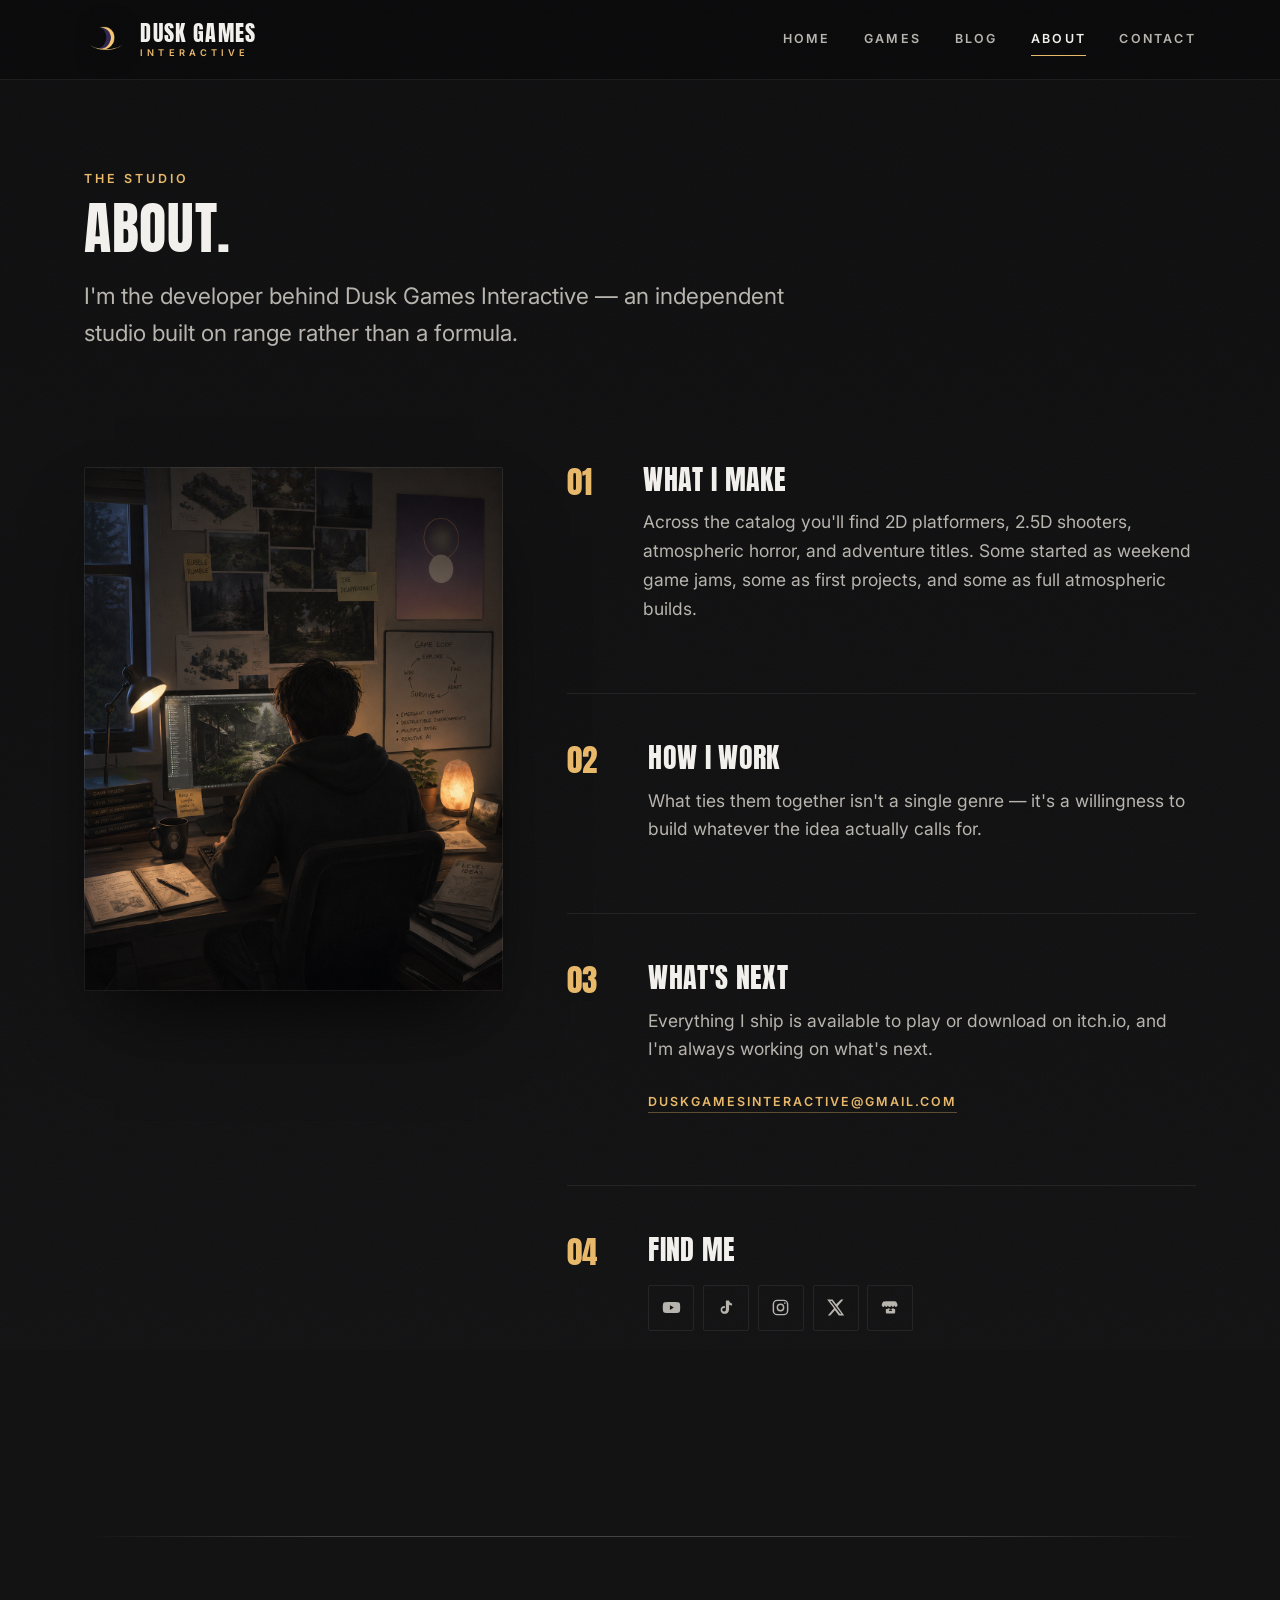
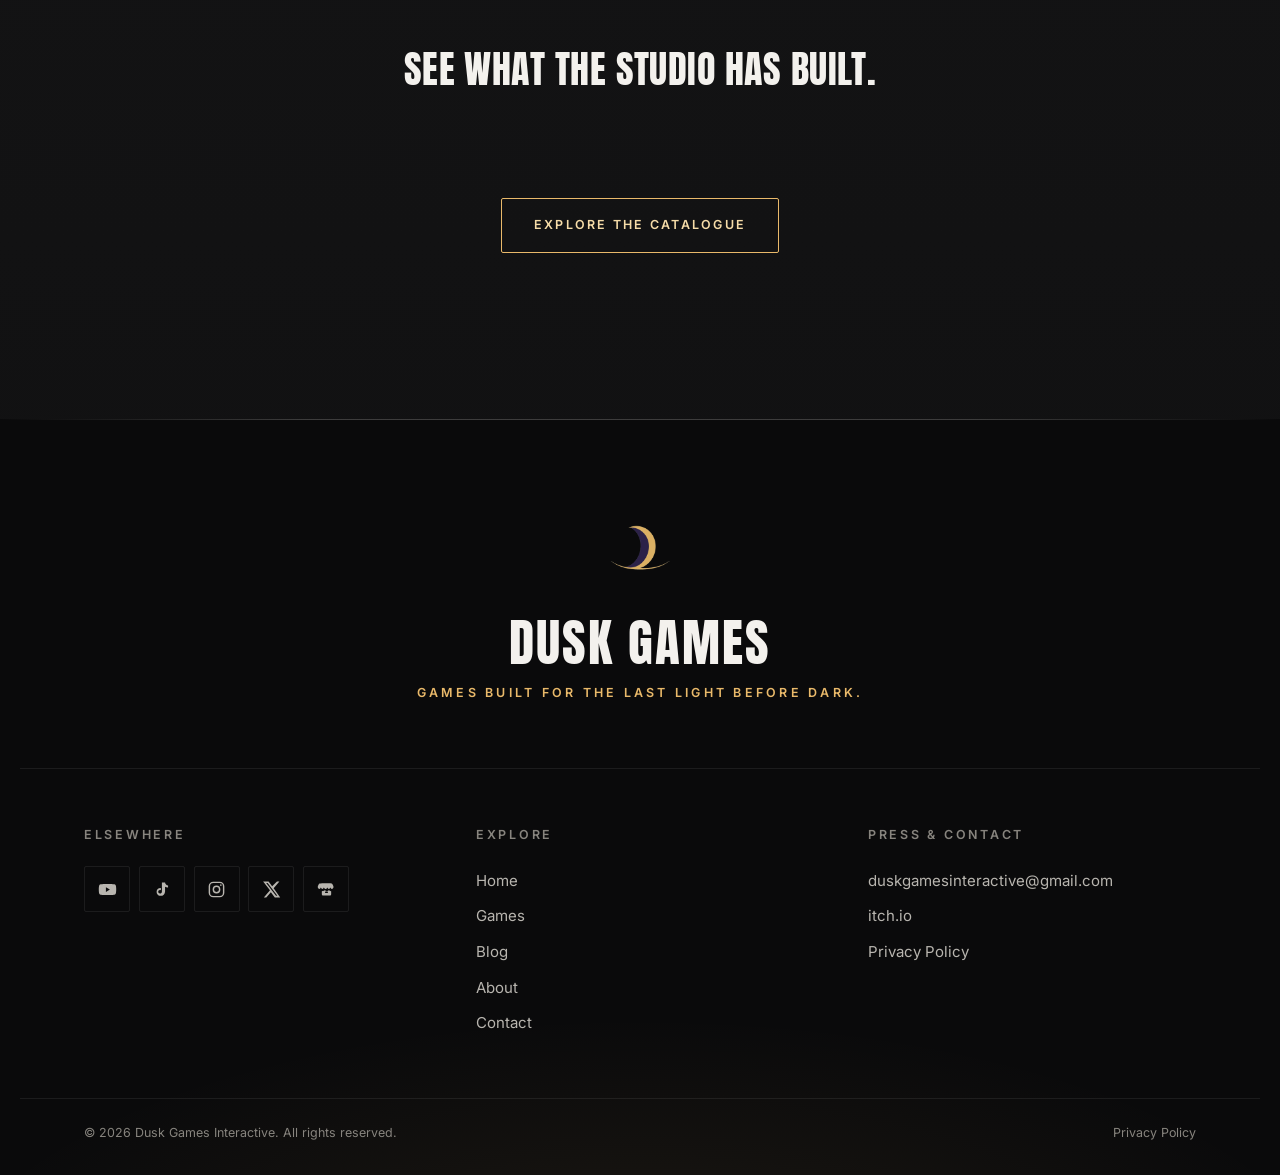
<file: about.html>
<!DOCTYPE html>
<html lang="en">
<head>
  <meta charset="UTF-8" />
  <meta name="viewport" content="width=device-width, initial-scale=1.0" />
  <title>About — Dusk Games Interactive</title>
  <meta name="description" content="The story of Dusk Games Interactive, an independent studio built on range rather than a formula." />
  <link rel="preconnect" href="https://fonts.googleapis.com" />
  <link rel="preconnect" href="https://fonts.gstatic.com" crossorigin />
  <link href="https://fonts.googleapis.com/css2?family=Anton&family=Inter:wght@400;500;600&display=swap" rel="stylesheet" />
  <link rel="stylesheet" href="css/style.css?v=31" />
  <link rel="icon" type="image/png" href="assets/images/logo.png" />
  <link rel="icon" href="assets/images/favicon.ico" sizes="any" />
  <link rel="apple-touch-icon" href="assets/images/apple-touch-icon.png" />
</head>
<body>

  <!-- ============ HEADER ============ -->
  <header class="site-header">
    <div class="wrap site-header__inner">
      <a class="brand" href="index.html" aria-label="Dusk Games Interactive — home">
        <img class="brand__logo" src="assets/images/logo.png" alt="" />
        <span class="brand__name">
          <span class="brand__name-main">Dusk Games</span>
          <span class="brand__name-sub">Interactive</span>
        </span>
      </a>
      <button class="nav-toggle" aria-label="Menu" aria-expanded="false" aria-controls="site-nav"><span></span><span></span><span></span></button>
      <nav class="site-nav" id="site-nav">
        <a href="index.html">Home</a>
        <a href="portfolio.html">Games</a>
        <a href="blog.html">Blog</a>
        <a href="about.html" aria-current="page">About</a>
        <a href="contact.html">Contact</a>
      </nav>
    </div>
  </header>

  <main>

  <section class="page-head">
    <div class="wrap">
      <p class="eyebrow eyebrow--gold">The studio</p>
      <h1 class="display page-head__title">About.</h1>
      <p class="page-head__lede">I'm the developer behind Dusk Games Interactive — an independent studio built on range rather than a formula.</p>
    </div>
  </section>

  <section class="section--tight">
    <div class="wrap">
      <div class="about-grid">
        <div class="portrait reveal" style="background-image:url('assets/images/about-me/portrait.png')" role="img" aria-label="Portrait"></div>
        <div class="about-grid__copy">
          <div class="chapter reveal" style="border-top:0;padding-top:0">
            <p class="chapter__num">01</p>
            <div>
              <h2 class="display chapter__title">What I make</h2>
              <div class="chapter__body prose">
                <p>Across the catalog you'll find 2D platformers, 2.5D shooters, atmospheric horror, and adventure titles. Some started as weekend game jams, some as first projects, and some as full atmospheric builds.</p>
              </div>
            </div>
          </div>

          <div class="chapter reveal">
            <p class="chapter__num">02</p>
            <div>
              <h2 class="display chapter__title">How I work</h2>
              <div class="chapter__body prose">
                <p>What ties them together isn't a single genre — it's a willingness to build whatever the idea actually calls for.</p>
              </div>
            </div>
          </div>

          <div class="chapter reveal">
            <p class="chapter__num">03</p>
            <div>
              <h2 class="display chapter__title">What's next</h2>
              <div class="chapter__body prose">
                <p>Everything I ship is available to play or download on itch.io, and I'm always working on what's next.</p>
                <p style="margin-top:1.4rem"><a class="link" href="mailto:duskgamesinteractive@gmail.com">duskgamesinteractive@gmail.com</a></p>
              </div>
            </div>
          </div>

          <div class="chapter reveal">
            <p class="chapter__num">04</p>
            <div>
              <h2 class="display chapter__title">Find me</h2>
              <div class="social-row" style="margin-top:.4rem">
          <a href="https://www.youtube.com/channel/UCMtXnmMAZY_C6TXKdPQK51w/" aria-label="YouTube" target="_blank" rel="noopener"><svg viewBox="0 0 24 24" fill="currentColor" aria-hidden="true"><path d="M23 12s0-3.3-.4-4.8a2.5 2.5 0 0 0-1.8-1.8C19.3 5 12 5 12 5s-7.3 0-8.8.4A2.5 2.5 0 0 0 1.4 7.2C1 8.7 1 12 1 12s0 3.3.4 4.8a2.5 2.5 0 0 0 1.8 1.8C4.7 19 12 19 12 19s7.3 0 8.8-.4a2.5 2.5 0 0 0 1.8-1.8C23 15.3 23 12 23 12Zm-13 3V9l5 3-5 3Z"/></svg></a>
          <a href="https://www.tiktok.com/@duskgamesinteractive" aria-label="TikTok" target="_blank" rel="noopener"><svg viewBox="0 0 24 24" fill="currentColor" aria-hidden="true"><path d="M16.5 3c.4 2.1 1.7 3.6 3.8 3.9v2.6c-1.4.1-2.7-.3-3.8-1v5.9c0 3.5-2.6 5.6-5.6 5.6-2.9 0-5.1-2.2-5.1-5 0-2.9 2.3-5 5.4-4.8v2.7c-.4-.1-.8-.2-1.2-.2-1.2 0-2.1.9-2.1 2.2 0 1.3 1 2.2 2.2 2.2 1.3 0 2.4-.9 2.4-2.7V3h4Z"/></svg></a>
          <a href="https://www.instagram.com/duskgames_/" aria-label="Instagram" target="_blank" rel="noopener"><svg viewBox="0 0 24 24" fill="none" stroke="currentColor" stroke-width="1.8" aria-hidden="true"><rect x="3" y="3" width="18" height="18" rx="5"/><circle cx="12" cy="12" r="4"/><circle cx="17.5" cy="6.5" r="1" fill="currentColor" stroke="none"/></svg></a>
          <a href="https://x.com/duskgames_" aria-label="X" target="_blank" rel="noopener"><svg viewBox="0 0 24 24" fill="currentColor" aria-hidden="true"><path d="M18.9 2H22l-7.3 8.3L23 22h-6.8l-5-6.5L5.4 22H2.3l7.8-8.9L1.4 2h6.9l4.5 6L18.9 2Zm-1.2 18h1.7L7.1 3.8H5.3L17.7 20Z"/></svg></a>
          <a href="https://dusk-studios.itch.io/" aria-label="itch.io" target="_blank" rel="noopener"><svg viewBox="0 0 24 24" fill="currentColor" aria-hidden="true"><path d="M3 4.5C2 5.6 1 7.6 1 8.4v.9c0 1.1.9 2 2 2 1 0 1.9-.9 1.9-2 0 1.1.8 2 1.9 2s1.9-.9 1.9-2c0 1.1.9 2 2 2h.4c1.1 0 2-.9 2-2 0 1.1.8 2 1.9 2s1.9-.9 1.9-2c0 1.1.9 2 1.9 2 1.1 0 2-.9 2-2v-.9c0-.8-1-2.8-2-3.9C19.4 4.2 16 4 12 4S4.6 4.2 3 4.5Zm5.9 8.1c-.6.9-1.5 1.5-2.6 1.5l-.2 0v3.8c0 .9.7 1.6 1.6 1.6h8.6c.9 0 1.6-.7 1.6-1.6v-3.8l-.2 0c-1.1 0-2-.6-2.6-1.5-.6.9-1.5 1.5-2.6 1.5s-2-.6-2.5-1.5c-.5.9-1.5 1.5-2.6 1.5Zm2.1 1.9h2c.5 0 .9.7.9 1.2s-1 .8-1.9.8-1.9-.3-1.9-.8.4-1.2.9-1.2Z"/></svg></a>
              </div>
            </div>
          </div>
        </div>
      </div>
    </div>
  </section>

  <section class="section--tight">
    <div class="wrap">
      <hr class="rule" />
    </div>
    <div class="wrap section" style="text-align:center;padding-bottom:0">
      <h2 class="display section__title reveal">See what the studio has built.</h2>
      <p class="reveal" style="margin:1.4rem auto 2rem;max-width:44ch;color:var(--text-1)">Nine titles across platformers, horror, shooters and adventure.</p>
      <p class="reveal"><a class="btn btn--primary" href="portfolio.html"><span>Explore the catalogue</span></a></p>
    </div>
  </section>

  </main>

  <!-- ============ FOOTER ============ -->
  <footer class="site-footer">
    <div class="wrap footer-statement">
      <img src="assets/images/logo.png" alt="" aria-hidden="true" />
      <p class="display footer-statement__mark">Dusk Games</p>
      <p class="footer-statement__line">Games built for the last light before dark.</p>
    </div>

    <div class="wrap site-footer__top">
      <div class="footer-brand">
        <h3>Elsewhere</h3>
        <div class="social-row">
          <a href="https://www.youtube.com/channel/UCMtXnmMAZY_C6TXKdPQK51w/" aria-label="YouTube" target="_blank" rel="noopener"><svg viewBox="0 0 24 24" fill="currentColor" aria-hidden="true"><path d="M23 12s0-3.3-.4-4.8a2.5 2.5 0 0 0-1.8-1.8C19.3 5 12 5 12 5s-7.3 0-8.8.4A2.5 2.5 0 0 0 1.4 7.2C1 8.7 1 12 1 12s0 3.3.4 4.8a2.5 2.5 0 0 0 1.8 1.8C4.7 19 12 19 12 19s7.3 0 8.8-.4a2.5 2.5 0 0 0 1.8-1.8C23 15.3 23 12 23 12Zm-13 3V9l5 3-5 3Z"/></svg></a>
          <a href="https://www.tiktok.com/@duskgamesinteractive" aria-label="TikTok" target="_blank" rel="noopener"><svg viewBox="0 0 24 24" fill="currentColor" aria-hidden="true"><path d="M16.5 3c.4 2.1 1.7 3.6 3.8 3.9v2.6c-1.4.1-2.7-.3-3.8-1v5.9c0 3.5-2.6 5.6-5.6 5.6-2.9 0-5.1-2.2-5.1-5 0-2.9 2.3-5 5.4-4.8v2.7c-.4-.1-.8-.2-1.2-.2-1.2 0-2.1.9-2.1 2.2 0 1.3 1 2.2 2.2 2.2 1.3 0 2.4-.9 2.4-2.7V3h4Z"/></svg></a>
          <a href="https://www.instagram.com/duskgames_/" aria-label="Instagram" target="_blank" rel="noopener"><svg viewBox="0 0 24 24" fill="none" stroke="currentColor" stroke-width="1.8" aria-hidden="true"><rect x="3" y="3" width="18" height="18" rx="5"/><circle cx="12" cy="12" r="4"/><circle cx="17.5" cy="6.5" r="1" fill="currentColor" stroke="none"/></svg></a>
          <a href="https://x.com/duskgames_" aria-label="X" target="_blank" rel="noopener"><svg viewBox="0 0 24 24" fill="currentColor" aria-hidden="true"><path d="M18.9 2H22l-7.3 8.3L23 22h-6.8l-5-6.5L5.4 22H2.3l7.8-8.9L1.4 2h6.9l4.5 6L18.9 2Zm-1.2 18h1.7L7.1 3.8H5.3L17.7 20Z"/></svg></a>
          <a href="https://dusk-studios.itch.io/" aria-label="itch.io" target="_blank" rel="noopener"><svg viewBox="0 0 24 24" fill="currentColor" aria-hidden="true"><path d="M3 4.5C2 5.6 1 7.6 1 8.4v.9c0 1.1.9 2 2 2 1 0 1.9-.9 1.9-2 0 1.1.8 2 1.9 2s1.9-.9 1.9-2c0 1.1.9 2 2 2h.4c1.1 0 2-.9 2-2 0 1.1.8 2 1.9 2s1.9-.9 1.9-2c0 1.1.9 2 1.9 2 1.1 0 2-.9 2-2v-.9c0-.8-1-2.8-2-3.9C19.4 4.2 16 4 12 4S4.6 4.2 3 4.5Zm5.9 8.1c-.6.9-1.5 1.5-2.6 1.5l-.2 0v3.8c0 .9.7 1.6 1.6 1.6h8.6c.9 0 1.6-.7 1.6-1.6v-3.8l-.2 0c-1.1 0-2-.6-2.6-1.5-.6.9-1.5 1.5-2.6 1.5s-2-.6-2.5-1.5c-.5.9-1.5 1.5-2.6 1.5Zm2.1 1.9h2c.5 0 .9.7.9 1.2s-1 .8-1.9.8-1.9-.3-1.9-.8.4-1.2.9-1.2Z"/></svg></a>
        </div>
      </div>

      <nav class="footer-col" aria-label="Explore">
        <h3>Explore</h3>
        <a href="index.html">Home</a>
        <a href="portfolio.html">Games</a>
        <a href="blog.html">Blog</a>
        <a href="about.html">About</a>
        <a href="contact.html">Contact</a>
      </nav>

      <nav class="footer-col" aria-label="Press and contact">
        <h3>Press &amp; contact</h3>
        <a href="mailto:duskgamesinteractive@gmail.com">duskgamesinteractive@gmail.com</a>
        <a href="https://dusk-studios.itch.io/" target="_blank" rel="noopener">itch.io</a>
        <a href="privacy.html">Privacy Policy</a>
      </nav>
    </div>

    <div class="wrap site-footer__bottom">
      <span>&copy; <span id="year"></span> Dusk Games Interactive. All rights reserved.</span>
      <a class="footer-privacy" href="privacy.html">Privacy Policy</a>
    </div>
  </footer>

  <script src="js/main.js?v=28"></script>
  <script>document.getElementById('year').textContent = new Date().getFullYear();</script>
</body>
</html>
</file>
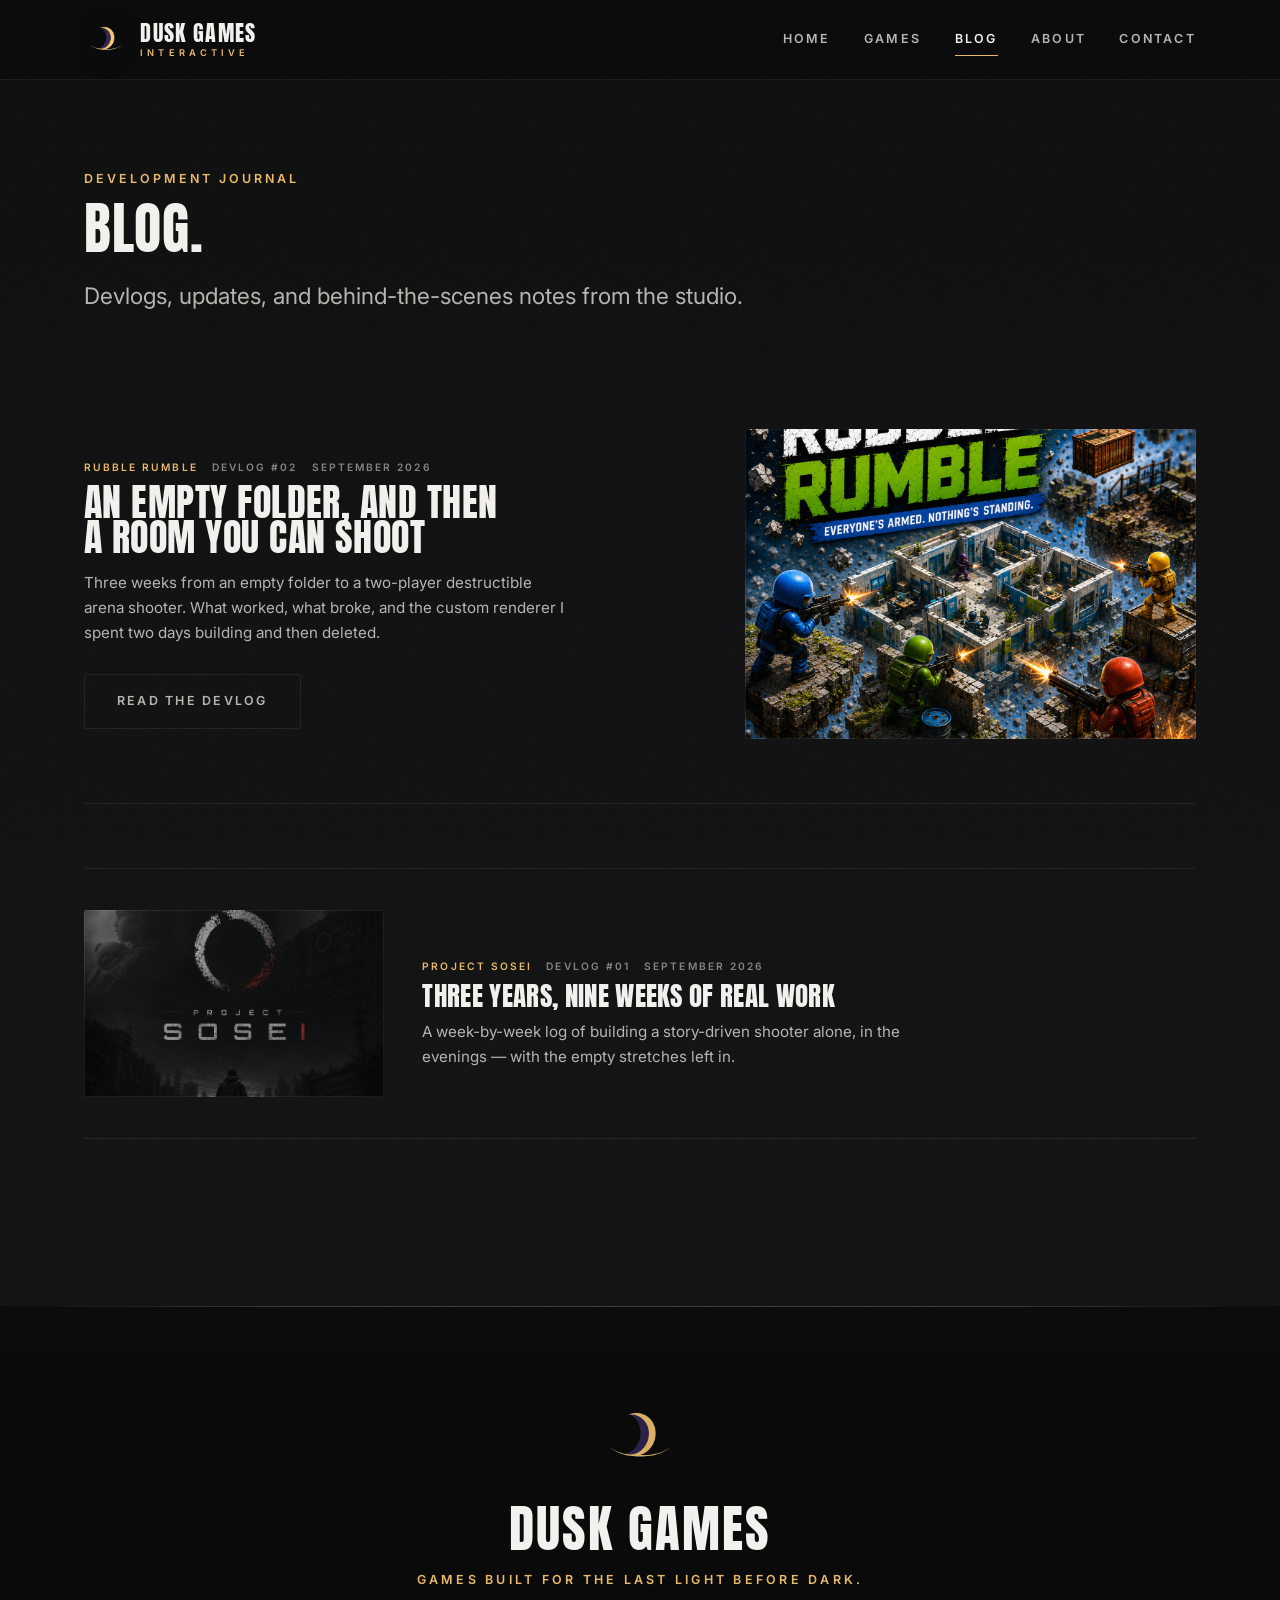
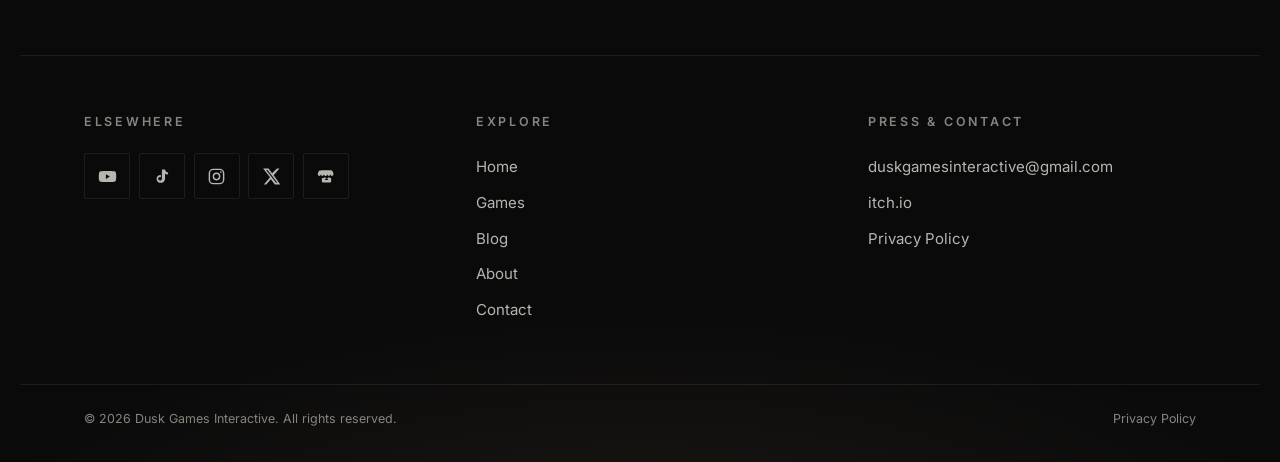
<file: blog.html>
<!DOCTYPE html>
<html lang="en">
<head>
  <meta charset="UTF-8" />
  <meta name="viewport" content="width=device-width, initial-scale=1.0" />
  <title>Blog — Dusk Games Interactive</title>
  <meta name="description" content="Devlogs and updates from Dusk Games Interactive." />
  <link rel="preconnect" href="https://fonts.googleapis.com" />
  <link rel="preconnect" href="https://fonts.gstatic.com" crossorigin />
  <link href="https://fonts.googleapis.com/css2?family=Anton&family=Inter:wght@400;500;600&display=swap" rel="stylesheet" />
  <link rel="stylesheet" href="css/style.css?v=31" />
  <link rel="icon" type="image/png" href="assets/images/logo.png" />
  <link rel="icon" href="assets/images/favicon.ico" sizes="any" />
  <link rel="apple-touch-icon" href="assets/images/apple-touch-icon.png" />
</head>
<body>

  <!-- ============ HEADER ============ -->
  <header class="site-header">
    <div class="wrap site-header__inner">
      <a class="brand" href="index.html" aria-label="Dusk Games Interactive — home">
        <img class="brand__logo" src="assets/images/logo.png" alt="" />
        <span class="brand__name">
          <span class="brand__name-main">Dusk Games</span>
          <span class="brand__name-sub">Interactive</span>
        </span>
      </a>
      <button class="nav-toggle" aria-label="Menu" aria-expanded="false" aria-controls="site-nav"><span></span><span></span><span></span></button>
      <nav class="site-nav" id="site-nav">
        <a href="index.html">Home</a>
        <a href="portfolio.html">Games</a>
        <a href="blog.html" aria-current="page">Blog</a>
        <a href="about.html">About</a>
        <a href="contact.html">Contact</a>
      </nav>
    </div>
  </header>

  <main>

  <section class="page-head">
    <div class="wrap">
      <p class="eyebrow eyebrow--gold">Development journal</p>
      <h1 class="display page-head__title">Blog.</h1>
      <p class="page-head__lede">Devlogs, updates, and behind-the-scenes notes from the studio.</p>
    </div>
  </section>

  <section class="section--tight">
    <div class="wrap">

      <!-- Featured devlog -->
      <article class="post-lead reveal">
        <div class="post-lead__copy">
          <p class="post-card__meta"><b>Rubble Rumble</b> <span>Devlog #02</span> <span>September 2026</span></p>
          <h2 class="display post-lead__title"><a href="devlog-rubble-rumble.html" style="text-decoration:none;color:inherit">An empty folder, and then a room you can shoot</a></h2>
          <p class="post-card__excerpt">Three weeks from an empty folder to a two-player destructible arena shooter. What worked, what broke, and the custom renderer I spent two days building and then deleted.</p>
          <p style="margin-top:1.8rem"><a class="btn btn--ghost" href="devlog-rubble-rumble.html"><span>Read the devlog</span></a></p>
        </div>
        <a class="post-lead__media" href="devlog-rubble-rumble.html" style="background-image:url('assets/images/games/rubble-rumble/_thumbnail.png')" aria-label="Rubble Rumble devlog"></a>
      </article>

      <!-- Further devlogs. Copy a .post-row block to add another. -->
      <div class="post-list">
        <article class="post-row reveal">
          <div class="post-row__media" style="background-image:url('assets/images/games/project-sosei/_thumbnail.png')" role="img" aria-label="Project Sosei"></div>
          <div>
            <p class="post-card__meta"><b>Project Sosei</b> <span>Devlog #01</span> <span>September 2026</span></p>
            <h3 class="display post-row__title">Three years, nine weeks of real work</h3>
            <p class="post-card__excerpt">A week-by-week log of building a story-driven shooter alone, in the evenings — with the empty stretches left in.</p>
          </div>
          <a class="post-row__link" href="devlog-project-sosei.html" aria-label="Project Sosei devlog"></a>
        </article>
      </div>

    </div>
  </section>

  </main>

  <!-- ============ FOOTER ============ -->
  <footer class="site-footer">
    <div class="wrap footer-statement">
      <img src="assets/images/logo.png" alt="" aria-hidden="true" />
      <p class="display footer-statement__mark">Dusk Games</p>
      <p class="footer-statement__line">Games built for the last light before dark.</p>
    </div>

    <div class="wrap site-footer__top">
      <div class="footer-brand">
        <h3>Elsewhere</h3>
        <div class="social-row">
          <a href="https://www.youtube.com/channel/UCMtXnmMAZY_C6TXKdPQK51w/" aria-label="YouTube" target="_blank" rel="noopener"><svg viewBox="0 0 24 24" fill="currentColor" aria-hidden="true"><path d="M23 12s0-3.3-.4-4.8a2.5 2.5 0 0 0-1.8-1.8C19.3 5 12 5 12 5s-7.3 0-8.8.4A2.5 2.5 0 0 0 1.4 7.2C1 8.7 1 12 1 12s0 3.3.4 4.8a2.5 2.5 0 0 0 1.8 1.8C4.7 19 12 19 12 19s7.3 0 8.8-.4a2.5 2.5 0 0 0 1.8-1.8C23 15.3 23 12 23 12Zm-13 3V9l5 3-5 3Z"/></svg></a>
          <a href="https://www.tiktok.com/@duskgamesinteractive" aria-label="TikTok" target="_blank" rel="noopener"><svg viewBox="0 0 24 24" fill="currentColor" aria-hidden="true"><path d="M16.5 3c.4 2.1 1.7 3.6 3.8 3.9v2.6c-1.4.1-2.7-.3-3.8-1v5.9c0 3.5-2.6 5.6-5.6 5.6-2.9 0-5.1-2.2-5.1-5 0-2.9 2.3-5 5.4-4.8v2.7c-.4-.1-.8-.2-1.2-.2-1.2 0-2.1.9-2.1 2.2 0 1.3 1 2.2 2.2 2.2 1.3 0 2.4-.9 2.4-2.7V3h4Z"/></svg></a>
          <a href="https://www.instagram.com/duskgames_/" aria-label="Instagram" target="_blank" rel="noopener"><svg viewBox="0 0 24 24" fill="none" stroke="currentColor" stroke-width="1.8" aria-hidden="true"><rect x="3" y="3" width="18" height="18" rx="5"/><circle cx="12" cy="12" r="4"/><circle cx="17.5" cy="6.5" r="1" fill="currentColor" stroke="none"/></svg></a>
          <a href="https://x.com/duskgames_" aria-label="X" target="_blank" rel="noopener"><svg viewBox="0 0 24 24" fill="currentColor" aria-hidden="true"><path d="M18.9 2H22l-7.3 8.3L23 22h-6.8l-5-6.5L5.4 22H2.3l7.8-8.9L1.4 2h6.9l4.5 6L18.9 2Zm-1.2 18h1.7L7.1 3.8H5.3L17.7 20Z"/></svg></a>
          <a href="https://dusk-studios.itch.io/" aria-label="itch.io" target="_blank" rel="noopener"><svg viewBox="0 0 24 24" fill="currentColor" aria-hidden="true"><path d="M3 4.5C2 5.6 1 7.6 1 8.4v.9c0 1.1.9 2 2 2 1 0 1.9-.9 1.9-2 0 1.1.8 2 1.9 2s1.9-.9 1.9-2c0 1.1.9 2 2 2h.4c1.1 0 2-.9 2-2 0 1.1.8 2 1.9 2s1.9-.9 1.9-2c0 1.1.9 2 1.9 2 1.1 0 2-.9 2-2v-.9c0-.8-1-2.8-2-3.9C19.4 4.2 16 4 12 4S4.6 4.2 3 4.5Zm5.9 8.1c-.6.9-1.5 1.5-2.6 1.5l-.2 0v3.8c0 .9.7 1.6 1.6 1.6h8.6c.9 0 1.6-.7 1.6-1.6v-3.8l-.2 0c-1.1 0-2-.6-2.6-1.5-.6.9-1.5 1.5-2.6 1.5s-2-.6-2.5-1.5c-.5.9-1.5 1.5-2.6 1.5Zm2.1 1.9h2c.5 0 .9.7.9 1.2s-1 .8-1.9.8-1.9-.3-1.9-.8.4-1.2.9-1.2Z"/></svg></a>
        </div>
      </div>

      <nav class="footer-col" aria-label="Explore">
        <h3>Explore</h3>
        <a href="index.html">Home</a>
        <a href="portfolio.html">Games</a>
        <a href="blog.html">Blog</a>
        <a href="about.html">About</a>
        <a href="contact.html">Contact</a>
      </nav>

      <nav class="footer-col" aria-label="Press and contact">
        <h3>Press &amp; contact</h3>
        <a href="mailto:duskgamesinteractive@gmail.com">duskgamesinteractive@gmail.com</a>
        <a href="https://dusk-studios.itch.io/" target="_blank" rel="noopener">itch.io</a>
        <a href="privacy.html">Privacy Policy</a>
      </nav>
    </div>

    <div class="wrap site-footer__bottom">
      <span>&copy; <span id="year"></span> Dusk Games Interactive. All rights reserved.</span>
      <a class="footer-privacy" href="privacy.html">Privacy Policy</a>
    </div>
  </footer>

  <script src="js/main.js?v=28"></script>
  <script>document.getElementById('year').textContent = new Date().getFullYear();</script>
</body>
</html>
</file>
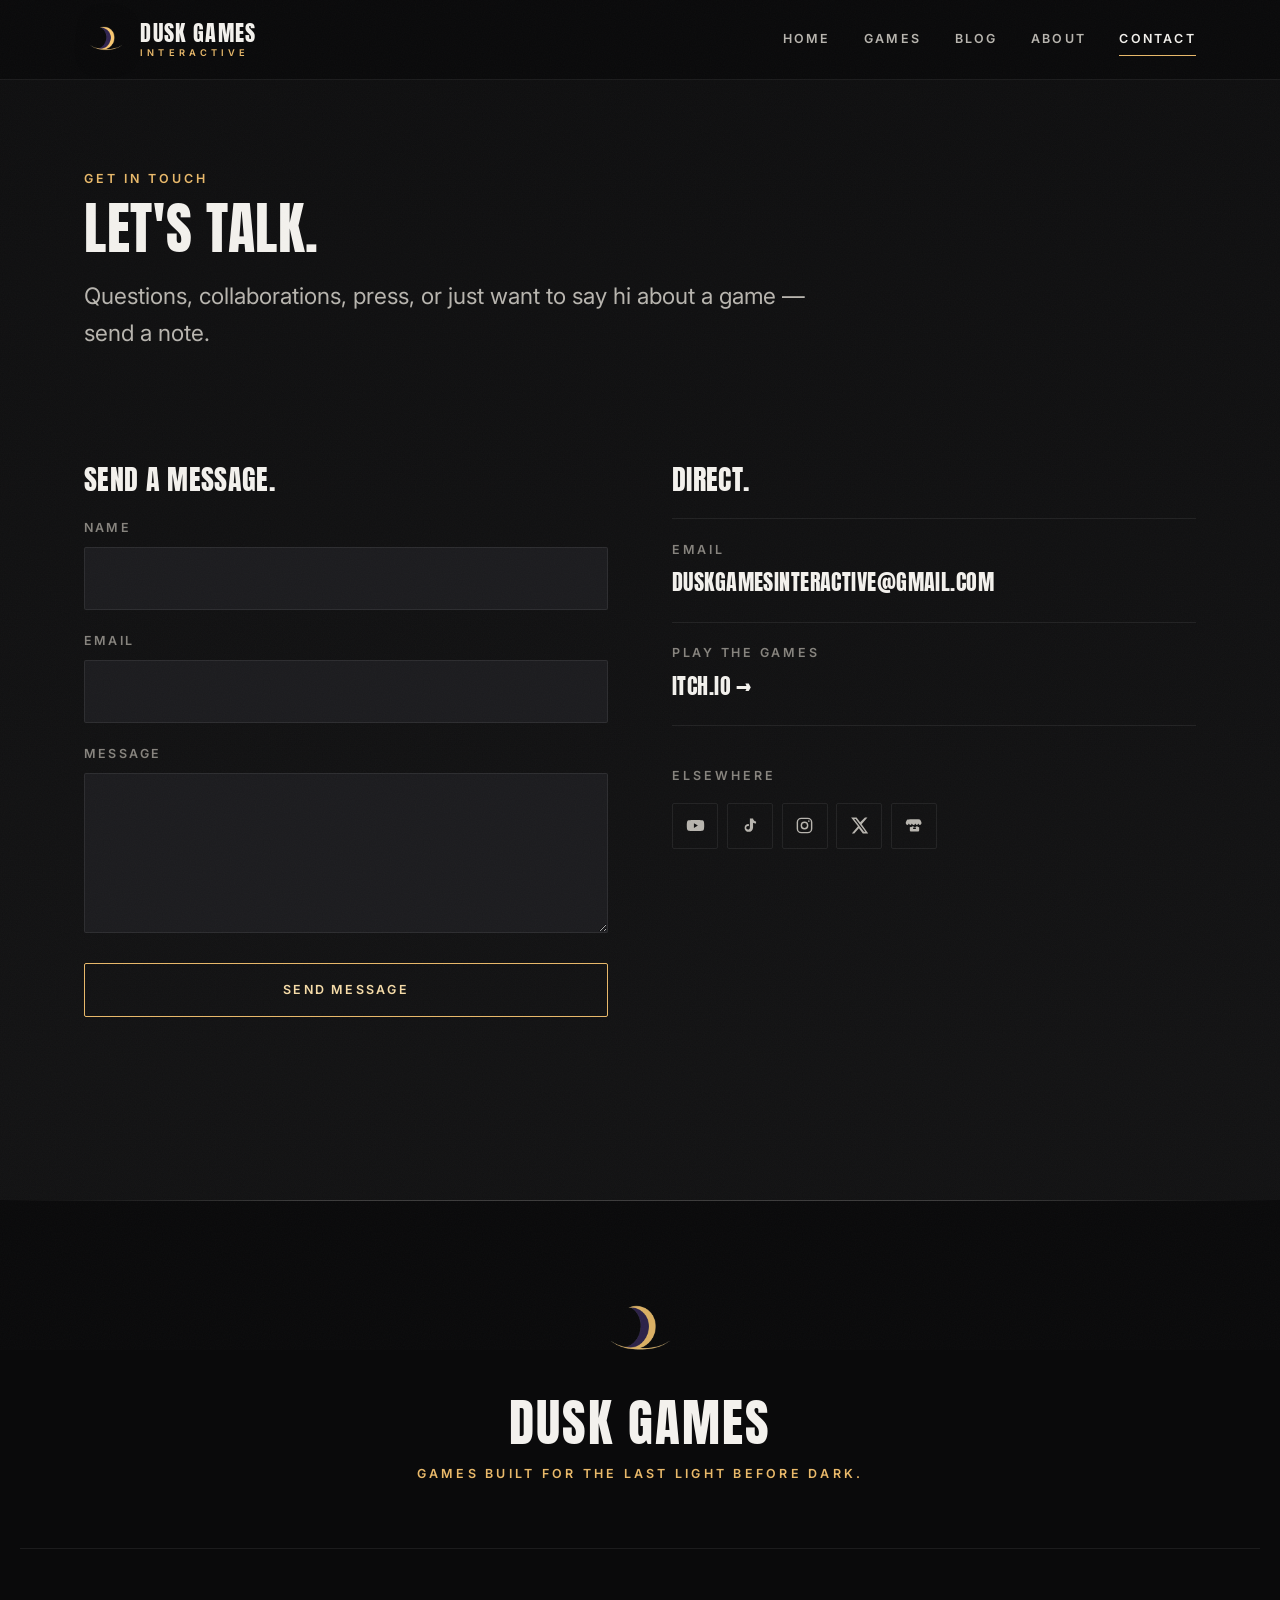
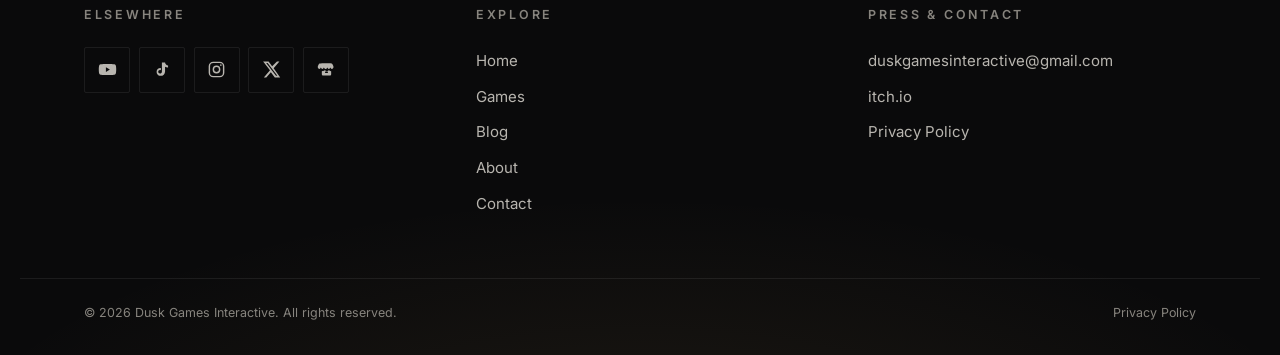
<file: contact.html>
<!DOCTYPE html>
<html lang="en">
<head>
  <meta charset="UTF-8" />
  <meta name="viewport" content="width=device-width, initial-scale=1.0" />
  <title>Contact — Dusk Games Interactive</title>
  <meta name="description" content="Press, business, collaboration and general enquiries for Dusk Games Interactive." />
  <link rel="preconnect" href="https://fonts.googleapis.com" />
  <link rel="preconnect" href="https://fonts.gstatic.com" crossorigin />
  <link href="https://fonts.googleapis.com/css2?family=Anton&family=Inter:wght@400;500;600&display=swap" rel="stylesheet" />
  <link rel="stylesheet" href="css/style.css?v=31" />
  <link rel="icon" type="image/png" href="assets/images/logo.png" />
  <link rel="icon" href="assets/images/favicon.ico" sizes="any" />
  <link rel="apple-touch-icon" href="assets/images/apple-touch-icon.png" />
</head>
<body>

  <!-- ============ HEADER ============ -->
  <header class="site-header">
    <div class="wrap site-header__inner">
      <a class="brand" href="index.html" aria-label="Dusk Games Interactive — home">
        <img class="brand__logo" src="assets/images/logo.png" alt="" />
        <span class="brand__name">
          <span class="brand__name-main">Dusk Games</span>
          <span class="brand__name-sub">Interactive</span>
        </span>
      </a>
      <button class="nav-toggle" aria-label="Menu" aria-expanded="false" aria-controls="site-nav"><span></span><span></span><span></span></button>
      <nav class="site-nav" id="site-nav">
        <a href="index.html">Home</a>
        <a href="portfolio.html">Games</a>
        <a href="blog.html">Blog</a>
        <a href="about.html">About</a>
        <a href="contact.html" aria-current="page">Contact</a>
      </nav>
    </div>
  </header>

  <main>

  <section class="page-head">
    <div class="wrap">
      <p class="eyebrow eyebrow--gold">Get in touch</p>
      <h1 class="display page-head__title">Let's talk.</h1>
      <p class="page-head__lede">Questions, collaborations, press, or just want to say hi about a game — send a note.</p>
    </div>
  </section>

  <section class="section--tight">
    <div class="wrap">
      <div class="contact-grid">
        <div class="reveal">
          <h2 class="display contact-grid__head">Send a message.</h2>
          <form id="contact-form" novalidate>
            <div class="field">
              <label for="name">Name</label>
              <input id="name" name="name" type="text" autocomplete="name" required />
            </div>
            <div class="field">
              <label for="email">Email</label>
              <input id="email" name="email" type="email" autocomplete="email" required />
            </div>
            <div class="field">
              <label for="message">Message</label>
              <textarea id="message" name="message" required></textarea>
            </div>
            <input type="text" name="_honey" tabindex="-1" autocomplete="off" style="display:none" aria-hidden="true" />
            <button class="btn btn--primary btn--block" type="submit"><span>Send message</span></button>
            <p class="form-status" id="form-status" role="status" aria-live="polite"></p>
          </form>
        </div>

        <div class="reveal">
          <h2 class="display contact-grid__head">Direct.</h2>
          <div class="channels">
            <a class="channel" href="mailto:duskgamesinteractive@gmail.com">
              <span class="channel__label">Email</span>
              <span class="channel__value">duskgamesinteractive@gmail.com</span>
            </a>
            <a class="channel" href="https://dusk-studios.itch.io/" target="_blank" rel="noopener">
              <span class="channel__label">Play the games</span>
              <span class="channel__value">itch.io &rarr;</span>
            </a>
          </div>

          <h2 class="eyebrow" style="margin:2.5rem 0 1rem">Elsewhere</h2>
          <div class="social-row">
          <a href="https://www.youtube.com/channel/UCMtXnmMAZY_C6TXKdPQK51w/" aria-label="YouTube" target="_blank" rel="noopener"><svg viewBox="0 0 24 24" fill="currentColor" aria-hidden="true"><path d="M23 12s0-3.3-.4-4.8a2.5 2.5 0 0 0-1.8-1.8C19.3 5 12 5 12 5s-7.3 0-8.8.4A2.5 2.5 0 0 0 1.4 7.2C1 8.7 1 12 1 12s0 3.3.4 4.8a2.5 2.5 0 0 0 1.8 1.8C4.7 19 12 19 12 19s7.3 0 8.8-.4a2.5 2.5 0 0 0 1.8-1.8C23 15.3 23 12 23 12Zm-13 3V9l5 3-5 3Z"/></svg></a>
          <a href="https://www.tiktok.com/@duskgamesinteractive" aria-label="TikTok" target="_blank" rel="noopener"><svg viewBox="0 0 24 24" fill="currentColor" aria-hidden="true"><path d="M16.5 3c.4 2.1 1.7 3.6 3.8 3.9v2.6c-1.4.1-2.7-.3-3.8-1v5.9c0 3.5-2.6 5.6-5.6 5.6-2.9 0-5.1-2.2-5.1-5 0-2.9 2.3-5 5.4-4.8v2.7c-.4-.1-.8-.2-1.2-.2-1.2 0-2.1.9-2.1 2.2 0 1.3 1 2.2 2.2 2.2 1.3 0 2.4-.9 2.4-2.7V3h4Z"/></svg></a>
          <a href="https://www.instagram.com/duskgames_/" aria-label="Instagram" target="_blank" rel="noopener"><svg viewBox="0 0 24 24" fill="none" stroke="currentColor" stroke-width="1.8" aria-hidden="true"><rect x="3" y="3" width="18" height="18" rx="5"/><circle cx="12" cy="12" r="4"/><circle cx="17.5" cy="6.5" r="1" fill="currentColor" stroke="none"/></svg></a>
          <a href="https://x.com/duskgames_" aria-label="X" target="_blank" rel="noopener"><svg viewBox="0 0 24 24" fill="currentColor" aria-hidden="true"><path d="M18.9 2H22l-7.3 8.3L23 22h-6.8l-5-6.5L5.4 22H2.3l7.8-8.9L1.4 2h6.9l4.5 6L18.9 2Zm-1.2 18h1.7L7.1 3.8H5.3L17.7 20Z"/></svg></a>
          <a href="https://dusk-studios.itch.io/" aria-label="itch.io" target="_blank" rel="noopener"><svg viewBox="0 0 24 24" fill="currentColor" aria-hidden="true"><path d="M3 4.5C2 5.6 1 7.6 1 8.4v.9c0 1.1.9 2 2 2 1 0 1.9-.9 1.9-2 0 1.1.8 2 1.9 2s1.9-.9 1.9-2c0 1.1.9 2 2 2h.4c1.1 0 2-.9 2-2 0 1.1.8 2 1.9 2s1.9-.9 1.9-2c0 1.1.9 2 1.9 2 1.1 0 2-.9 2-2v-.9c0-.8-1-2.8-2-3.9C19.4 4.2 16 4 12 4S4.6 4.2 3 4.5Zm5.9 8.1c-.6.9-1.5 1.5-2.6 1.5l-.2 0v3.8c0 .9.7 1.6 1.6 1.6h8.6c.9 0 1.6-.7 1.6-1.6v-3.8l-.2 0c-1.1 0-2-.6-2.6-1.5-.6.9-1.5 1.5-2.6 1.5s-2-.6-2.5-1.5c-.5.9-1.5 1.5-2.6 1.5Zm2.1 1.9h2c.5 0 .9.7.9 1.2s-1 .8-1.9.8-1.9-.3-1.9-.8.4-1.2.9-1.2Z"/></svg></a>
          </div>
        </div>
      </div>
    </div>
  </section>

  </main>

  <!-- ============ FOOTER ============ -->
  <footer class="site-footer">
    <div class="wrap footer-statement">
      <img src="assets/images/logo.png" alt="" aria-hidden="true" />
      <p class="display footer-statement__mark">Dusk Games</p>
      <p class="footer-statement__line">Games built for the last light before dark.</p>
    </div>

    <div class="wrap site-footer__top">
      <div class="footer-brand">
        <h3>Elsewhere</h3>
        <div class="social-row">
          <a href="https://www.youtube.com/channel/UCMtXnmMAZY_C6TXKdPQK51w/" aria-label="YouTube" target="_blank" rel="noopener"><svg viewBox="0 0 24 24" fill="currentColor" aria-hidden="true"><path d="M23 12s0-3.3-.4-4.8a2.5 2.5 0 0 0-1.8-1.8C19.3 5 12 5 12 5s-7.3 0-8.8.4A2.5 2.5 0 0 0 1.4 7.2C1 8.7 1 12 1 12s0 3.3.4 4.8a2.5 2.5 0 0 0 1.8 1.8C4.7 19 12 19 12 19s7.3 0 8.8-.4a2.5 2.5 0 0 0 1.8-1.8C23 15.3 23 12 23 12Zm-13 3V9l5 3-5 3Z"/></svg></a>
          <a href="https://www.tiktok.com/@duskgamesinteractive" aria-label="TikTok" target="_blank" rel="noopener"><svg viewBox="0 0 24 24" fill="currentColor" aria-hidden="true"><path d="M16.5 3c.4 2.1 1.7 3.6 3.8 3.9v2.6c-1.4.1-2.7-.3-3.8-1v5.9c0 3.5-2.6 5.6-5.6 5.6-2.9 0-5.1-2.2-5.1-5 0-2.9 2.3-5 5.4-4.8v2.7c-.4-.1-.8-.2-1.2-.2-1.2 0-2.1.9-2.1 2.2 0 1.3 1 2.2 2.2 2.2 1.3 0 2.4-.9 2.4-2.7V3h4Z"/></svg></a>
          <a href="https://www.instagram.com/duskgames_/" aria-label="Instagram" target="_blank" rel="noopener"><svg viewBox="0 0 24 24" fill="none" stroke="currentColor" stroke-width="1.8" aria-hidden="true"><rect x="3" y="3" width="18" height="18" rx="5"/><circle cx="12" cy="12" r="4"/><circle cx="17.5" cy="6.5" r="1" fill="currentColor" stroke="none"/></svg></a>
          <a href="https://x.com/duskgames_" aria-label="X" target="_blank" rel="noopener"><svg viewBox="0 0 24 24" fill="currentColor" aria-hidden="true"><path d="M18.9 2H22l-7.3 8.3L23 22h-6.8l-5-6.5L5.4 22H2.3l7.8-8.9L1.4 2h6.9l4.5 6L18.9 2Zm-1.2 18h1.7L7.1 3.8H5.3L17.7 20Z"/></svg></a>
          <a href="https://dusk-studios.itch.io/" aria-label="itch.io" target="_blank" rel="noopener"><svg viewBox="0 0 24 24" fill="currentColor" aria-hidden="true"><path d="M3 4.5C2 5.6 1 7.6 1 8.4v.9c0 1.1.9 2 2 2 1 0 1.9-.9 1.9-2 0 1.1.8 2 1.9 2s1.9-.9 1.9-2c0 1.1.9 2 2 2h.4c1.1 0 2-.9 2-2 0 1.1.8 2 1.9 2s1.9-.9 1.9-2c0 1.1.9 2 1.9 2 1.1 0 2-.9 2-2v-.9c0-.8-1-2.8-2-3.9C19.4 4.2 16 4 12 4S4.6 4.2 3 4.5Zm5.9 8.1c-.6.9-1.5 1.5-2.6 1.5l-.2 0v3.8c0 .9.7 1.6 1.6 1.6h8.6c.9 0 1.6-.7 1.6-1.6v-3.8l-.2 0c-1.1 0-2-.6-2.6-1.5-.6.9-1.5 1.5-2.6 1.5s-2-.6-2.5-1.5c-.5.9-1.5 1.5-2.6 1.5Zm2.1 1.9h2c.5 0 .9.7.9 1.2s-1 .8-1.9.8-1.9-.3-1.9-.8.4-1.2.9-1.2Z"/></svg></a>
        </div>
      </div>

      <nav class="footer-col" aria-label="Explore">
        <h3>Explore</h3>
        <a href="index.html">Home</a>
        <a href="portfolio.html">Games</a>
        <a href="blog.html">Blog</a>
        <a href="about.html">About</a>
        <a href="contact.html">Contact</a>
      </nav>

      <nav class="footer-col" aria-label="Press and contact">
        <h3>Press &amp; contact</h3>
        <a href="mailto:duskgamesinteractive@gmail.com">duskgamesinteractive@gmail.com</a>
        <a href="https://dusk-studios.itch.io/" target="_blank" rel="noopener">itch.io</a>
        <a href="privacy.html">Privacy Policy</a>
      </nav>
    </div>

    <div class="wrap site-footer__bottom">
      <span>&copy; <span id="year"></span> Dusk Games Interactive. All rights reserved.</span>
      <a class="footer-privacy" href="privacy.html">Privacy Policy</a>
    </div>
  </footer>

  <script src="js/main.js?v=28"></script>
  <script src="js/contact.js?v=28"></script>
  <script>document.getElementById('year').textContent = new Date().getFullYear();</script>
</body>
</html>
</file>
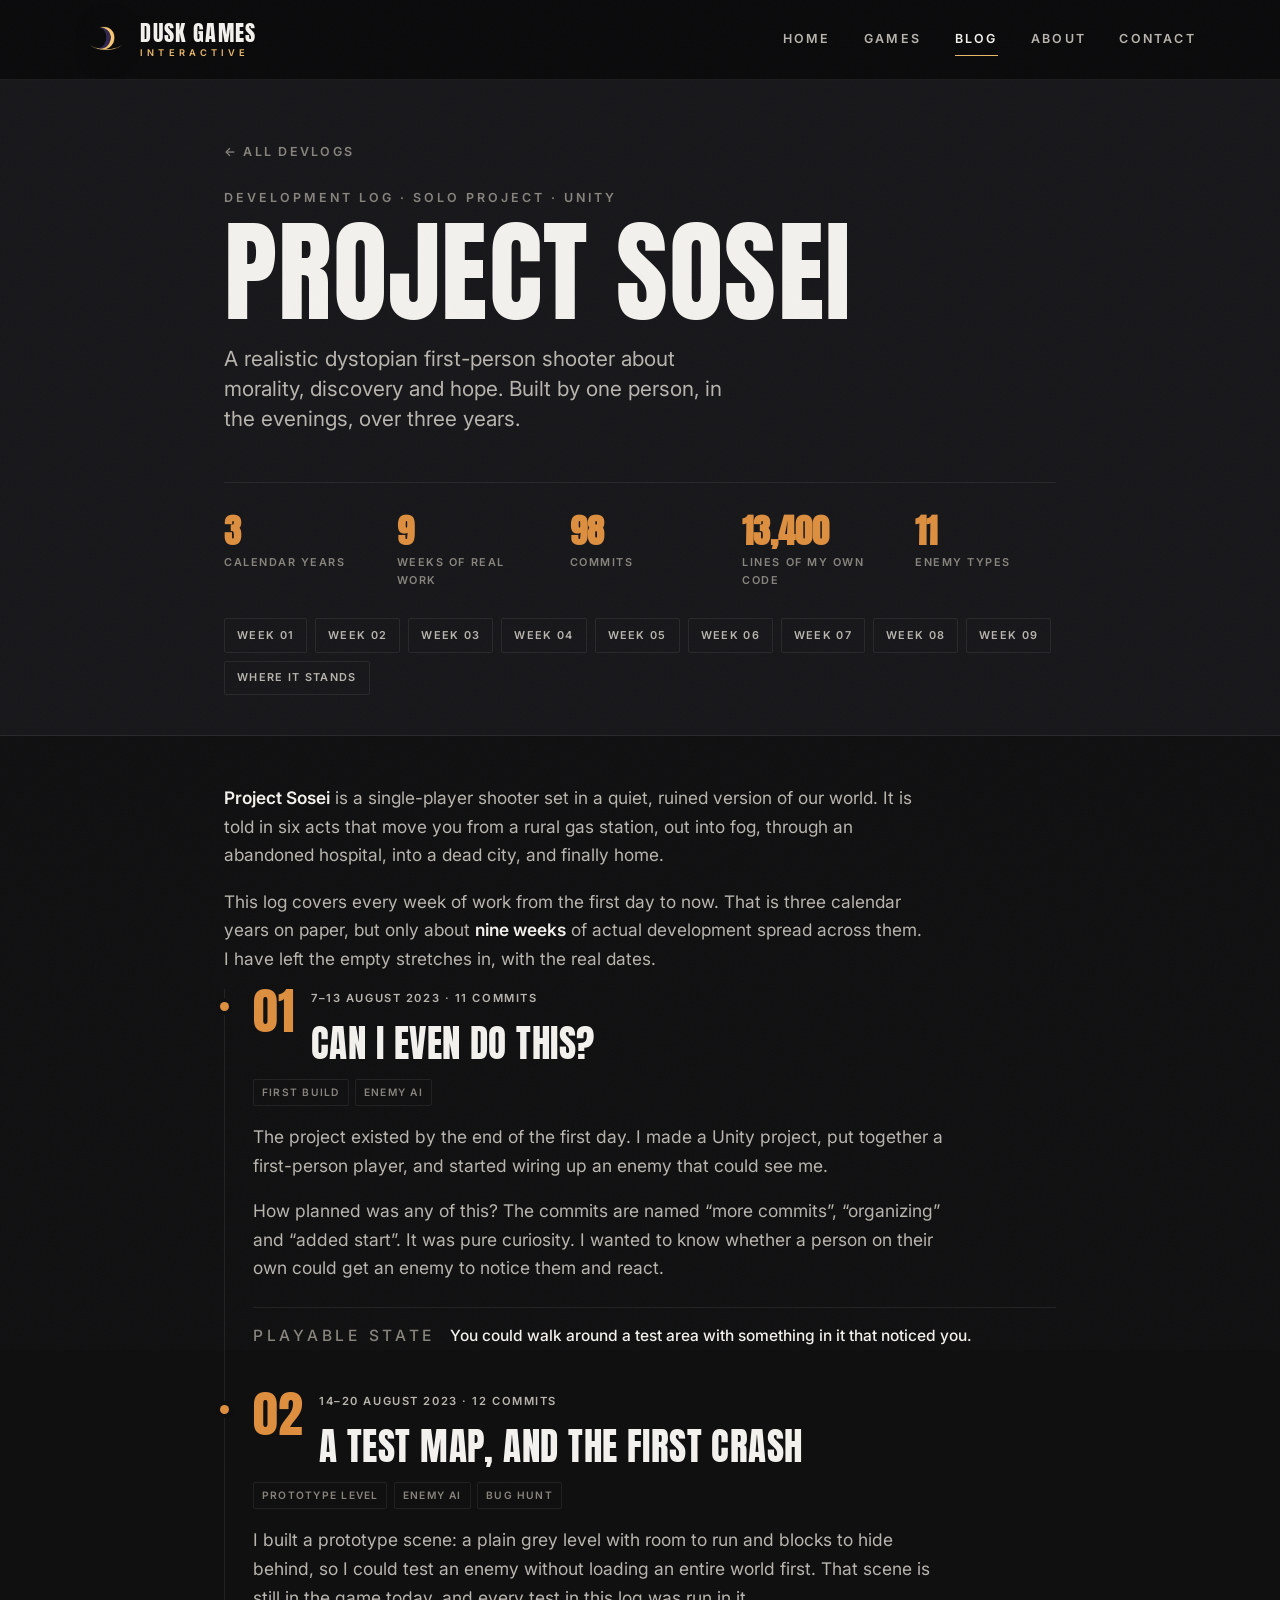
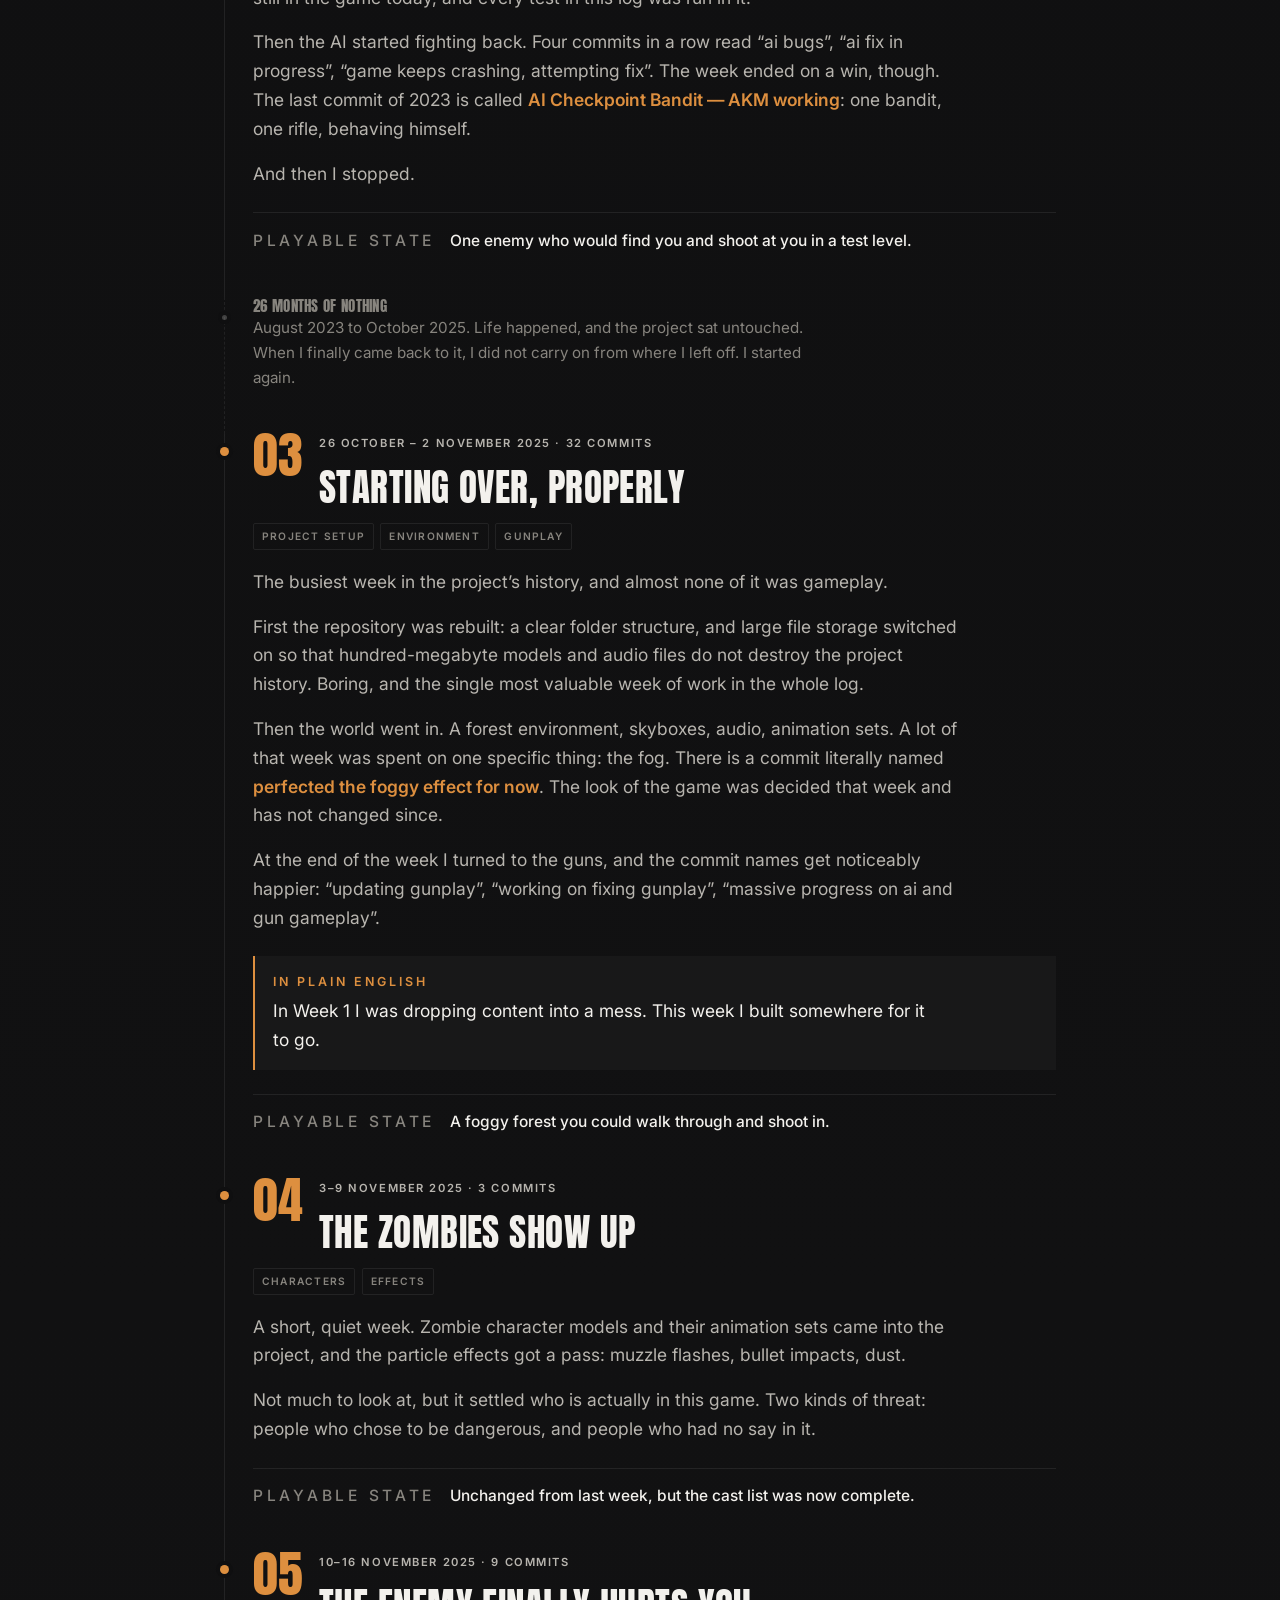
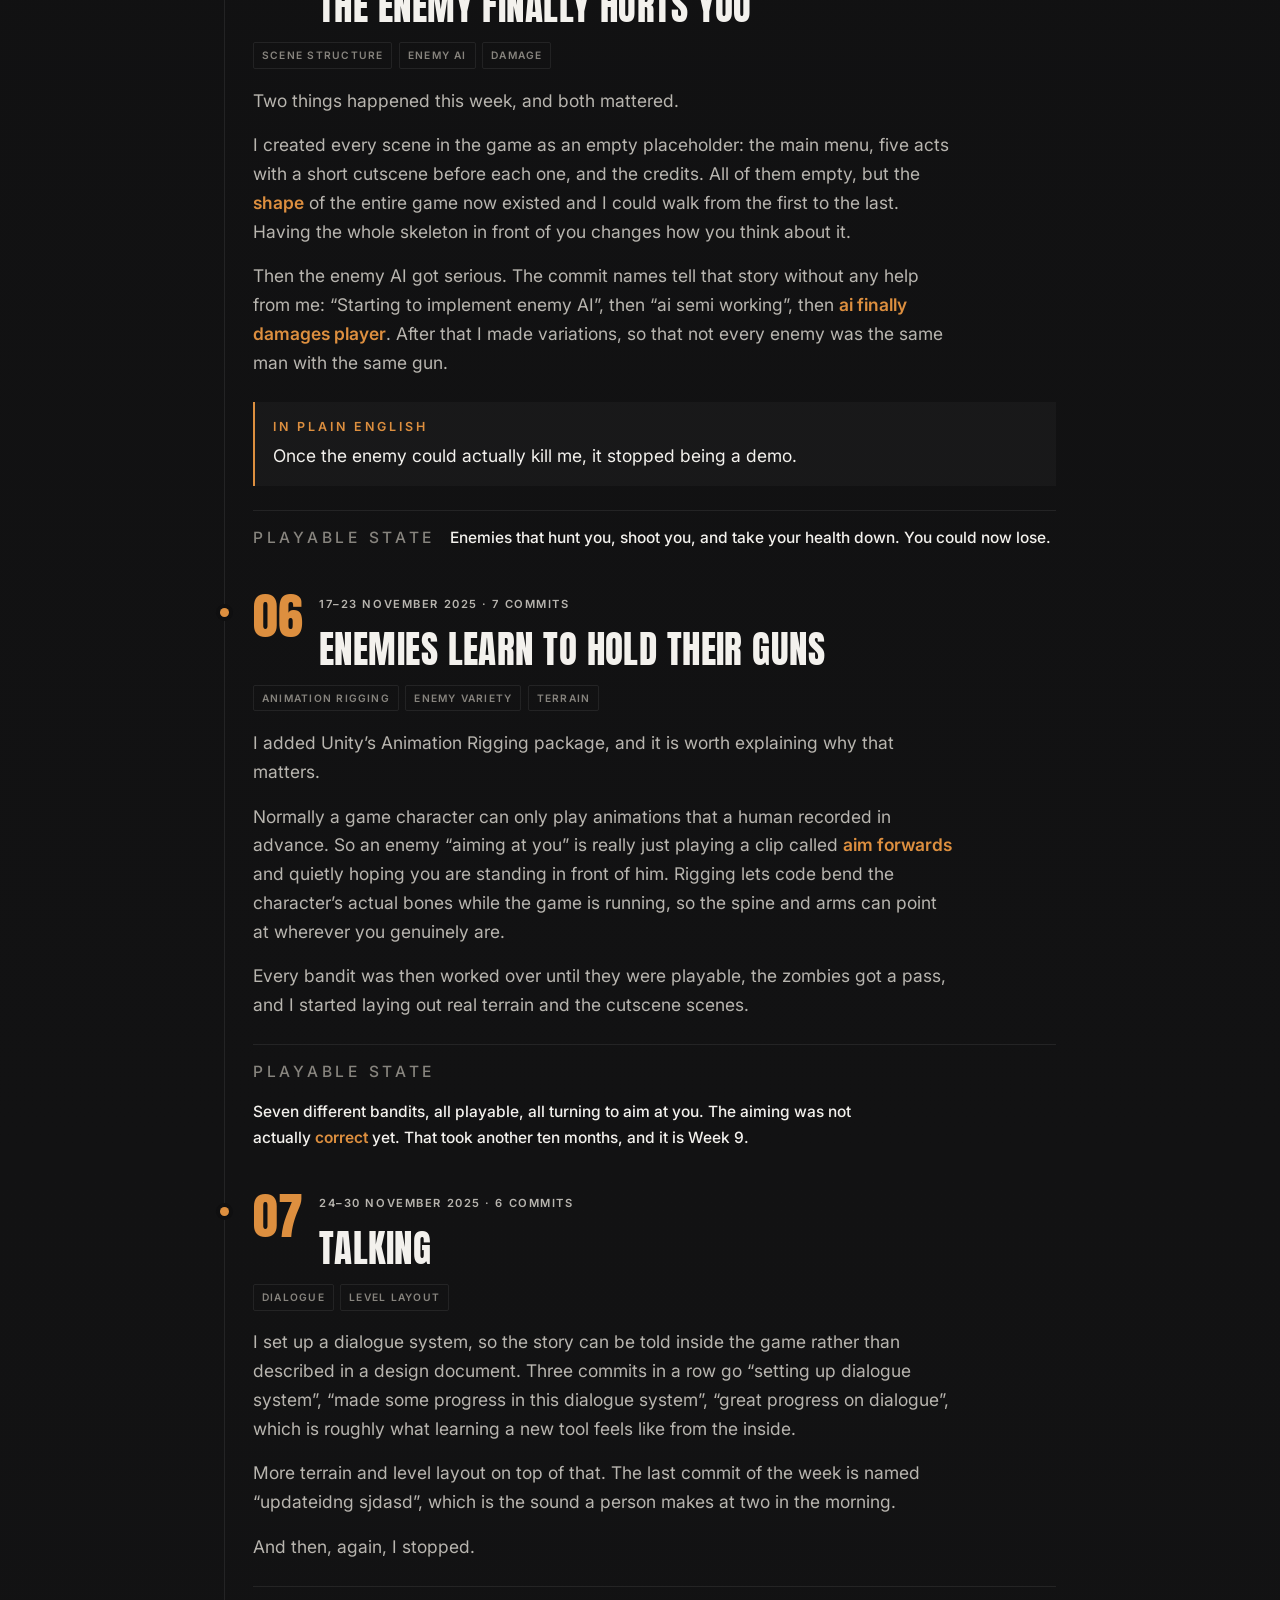
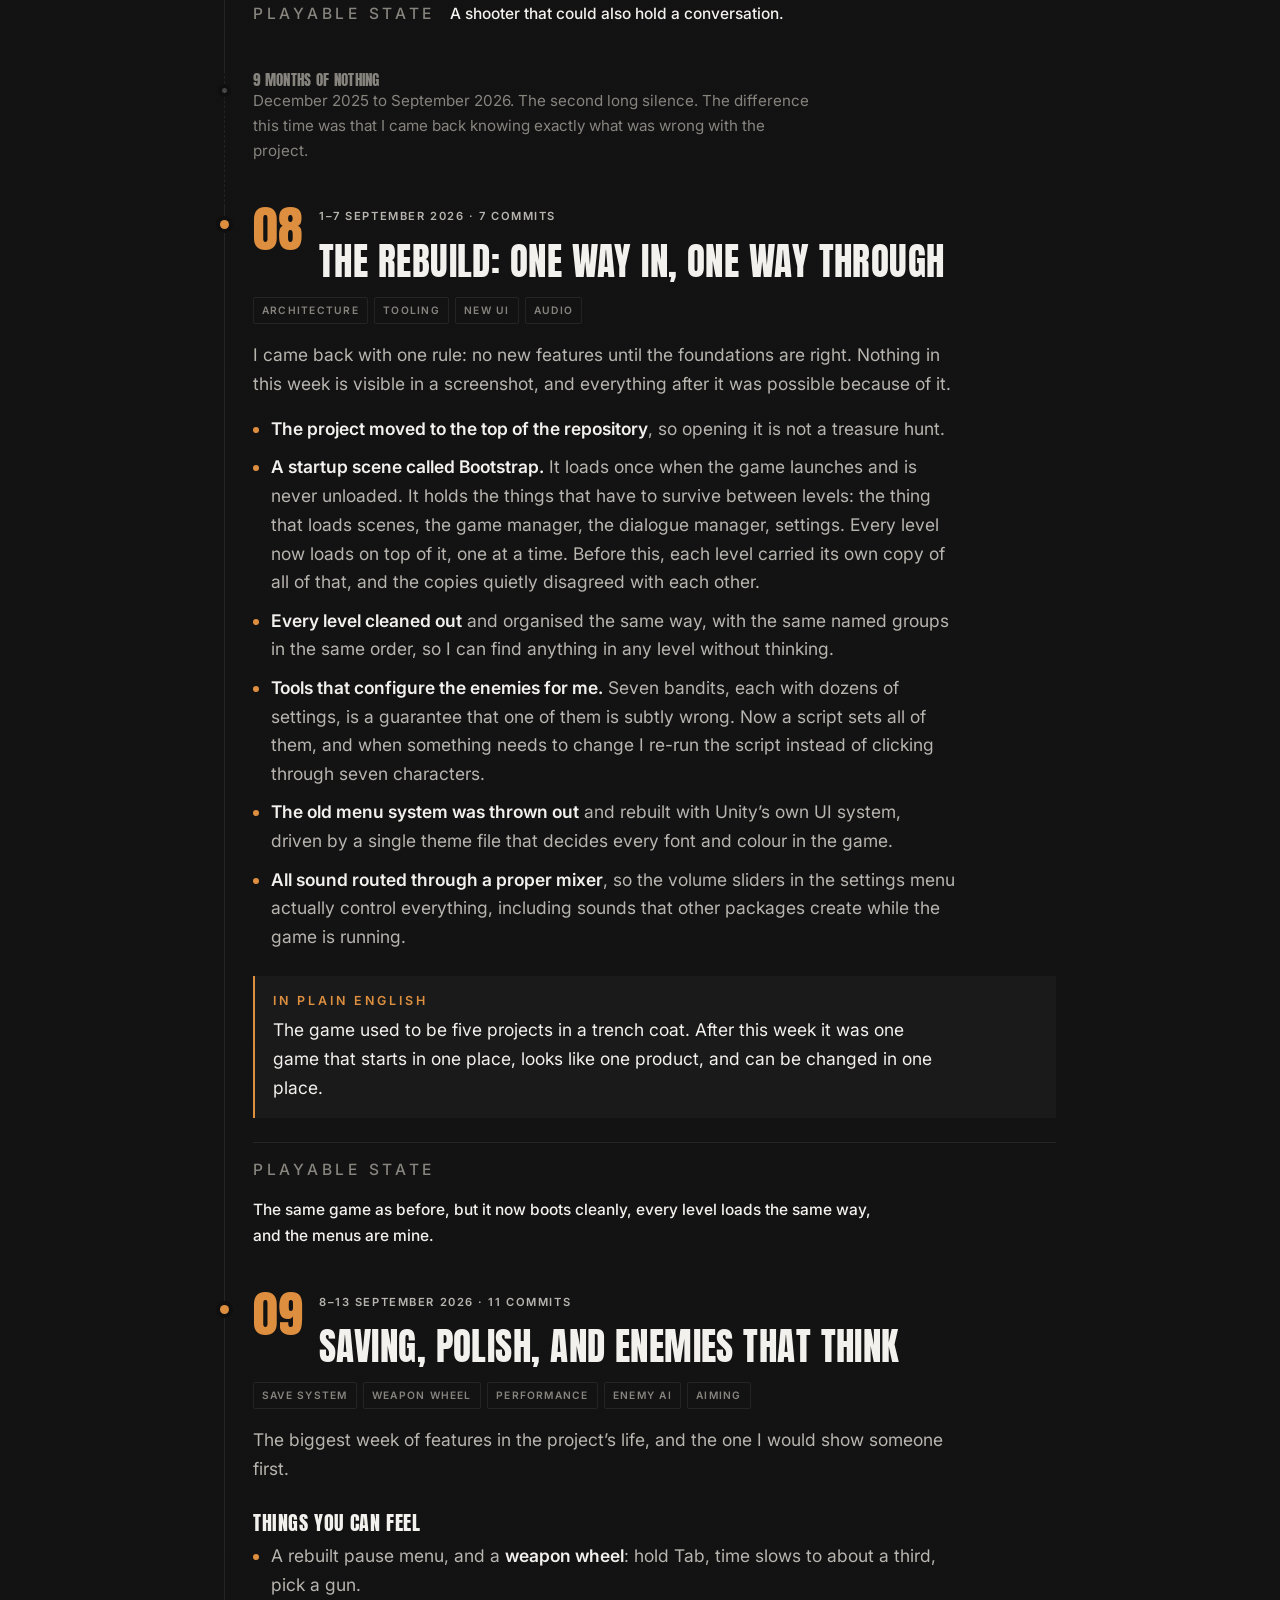
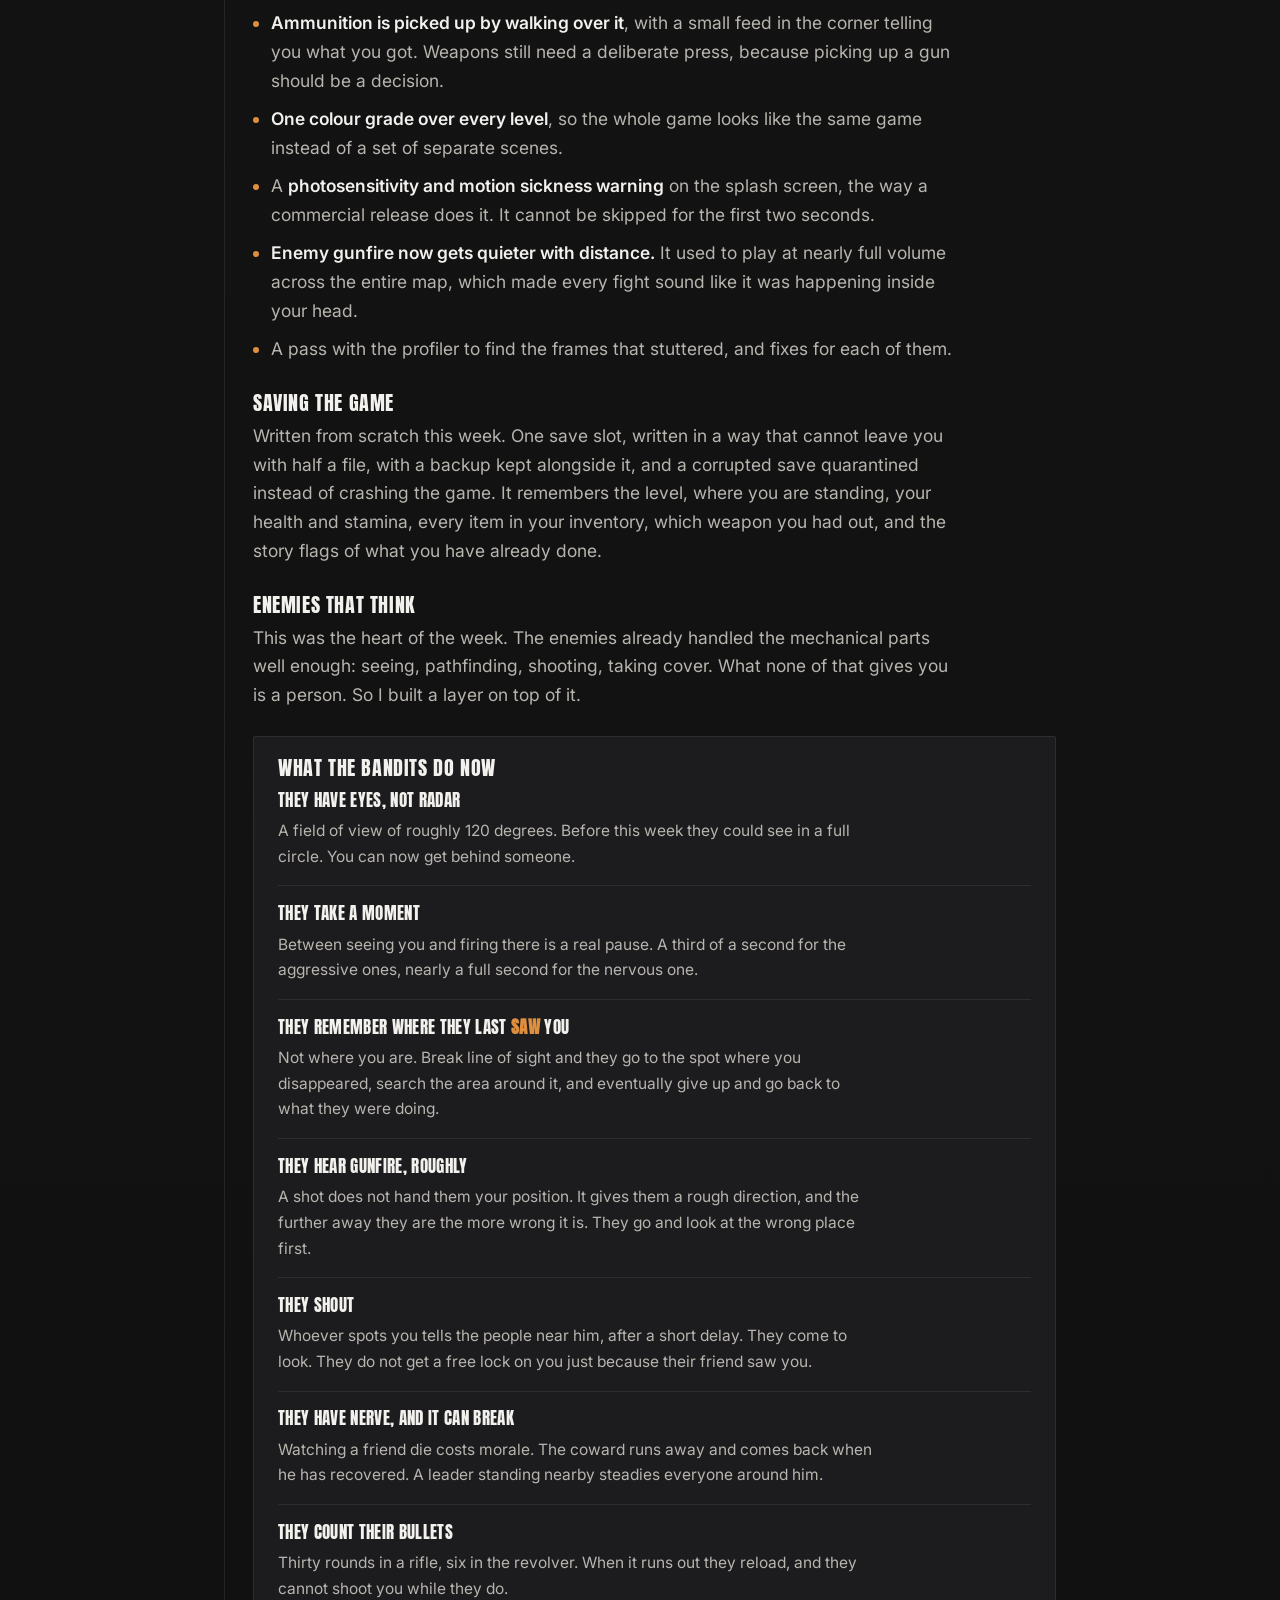
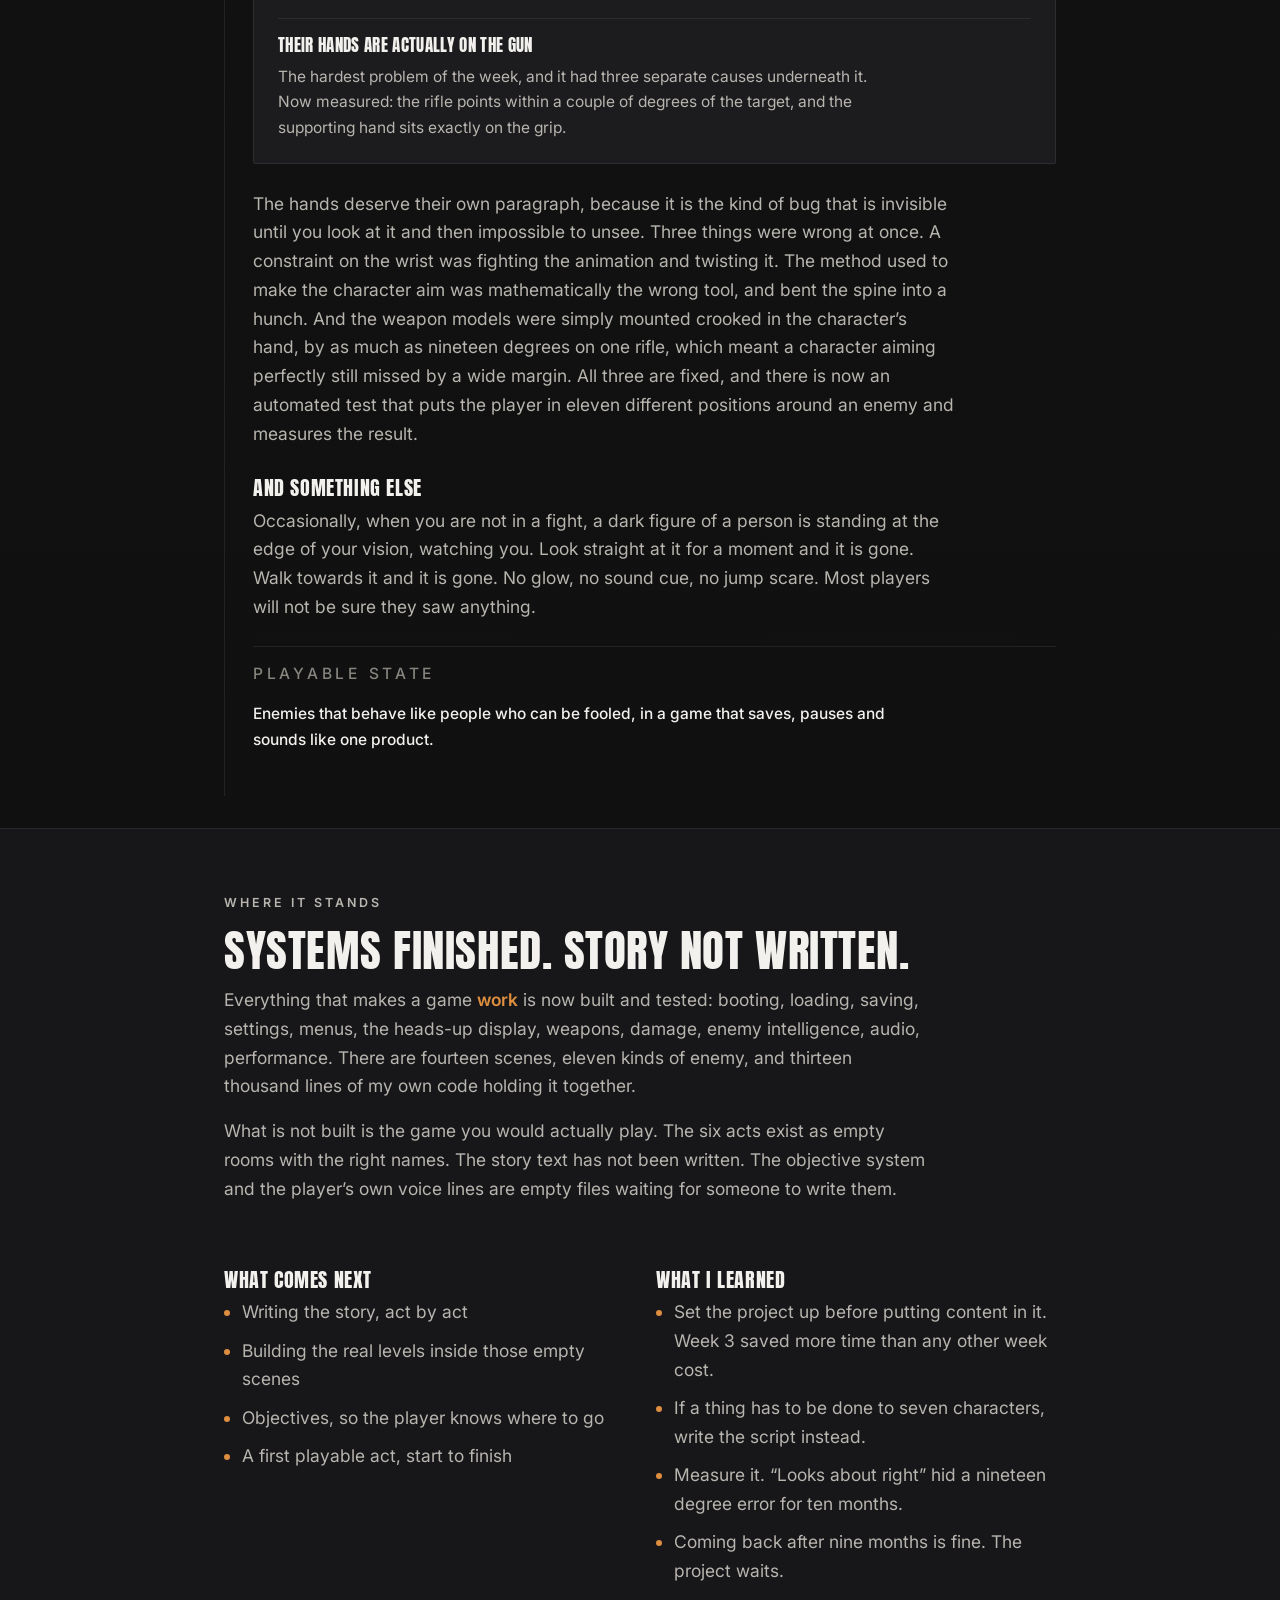
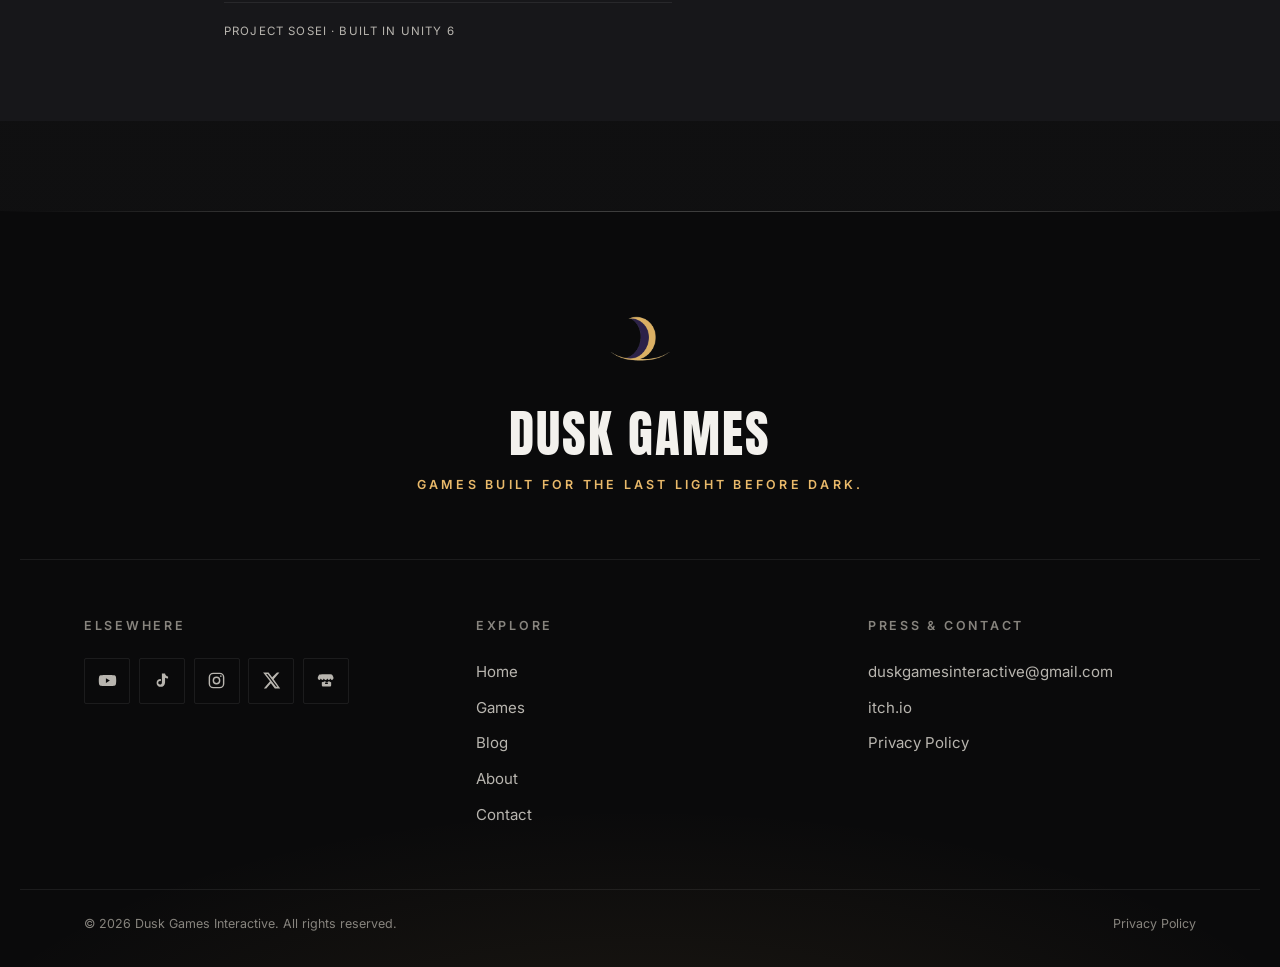
<file: devlog-project-sosei.html>
<!DOCTYPE html>
<html lang="en">
<head>
  <meta charset="UTF-8" />
  <meta name="viewport" content="width=device-width, initial-scale=1.0" />
  <title>Project Sosei Devlog — Dusk Games Interactive</title>
  <meta name="description" content="A week-by-week development log for Project Sosei, a story-driven first-person shooter built solo in Unity." />
  <link rel="preconnect" href="https://fonts.googleapis.com" />
  <link rel="preconnect" href="https://fonts.gstatic.com" crossorigin />
  <link href="https://fonts.googleapis.com/css2?family=Anton&family=Inter:wght@400;500;600&display=swap" rel="stylesheet" />
  <link rel="stylesheet" href="css/style.css?v=31" />
  <link rel="icon" type="image/png" href="assets/images/logo.png" />
  <link rel="icon" href="assets/images/favicon.ico" sizes="any" />
  <link rel="apple-touch-icon" href="assets/images/apple-touch-icon.png" />
</head>
<body>

  <header class="site-header">
    <div class="wrap site-header__inner">
      <a class="brand" href="index.html" aria-label="Dusk Games Interactive — home">
        <img class="brand__logo" src="assets/images/logo.png" alt="" />
        <span class="brand__name">
          <span class="brand__name-main">Dusk Games</span>
          <span class="brand__name-sub">Interactive</span>
        </span>
      </a>
      <button class="nav-toggle" aria-label="Menu" aria-expanded="false" aria-controls="site-nav"><span></span><span></span><span></span></button>
      <nav class="site-nav" id="site-nav">
        <a href="index.html">Home</a>
        <a href="portfolio.html">Games</a>
        <a href="blog.html" aria-current="page">Blog</a>
        <a href="about.html">About</a>
        <a href="contact.html">Contact</a>
      </nav>
    </div>
  </header>

  <!-- ============ DEVLOG: SOSEI ============ -->
  <article class="devlog devlog--sosei">

    <header class="devlog-mast">
      <div class="wrap">
        <a class="backlink" href="blog.html">&larr; All devlogs</a>
        <p class="eyebrow">Development log &middot; solo project &middot; Unity</p>
        <h1 class="display devlog-title">Project Sosei</h1>
        <p class="devlog-tagline">A realistic dystopian first-person shooter about morality, discovery and hope. Built by one person, in the evenings, over three years.</p>
        <div class="devlog-stats">
          <div class="devlog-stat"><b>3</b><span>calendar years</span></div>
          <div class="devlog-stat"><b>9</b><span>weeks of real work</span></div>
          <div class="devlog-stat"><b>98</b><span>commits</span></div>
          <div class="devlog-stat"><b>13,400</b><span>lines of my own code</span></div>
          <div class="devlog-stat"><b>11</b><span>enemy types</span></div>
        </div>

        <nav class="devlog-nav" aria-label="Sections">
          <a href="#week1">Week 01</a>
          <a href="#week2">Week 02</a>
          <a href="#week3">Week 03</a>
          <a href="#week4">Week 04</a>
          <a href="#week5">Week 05</a>
          <a href="#week6">Week 06</a>
          <a href="#week7">Week 07</a>
          <a href="#week8">Week 08</a>
          <a href="#week9">Week 09</a>
          <a href="#now">Where it stands</a>
        </nav>
      </div>
    </header>

    <section class="devlog-intro">
      <div class="wrap">
        <p><strong>Project Sosei</strong> is a single-player shooter set in a quiet, ruined version of our world. It is told in six acts that move you from a rural gas station, out into fog, through an abandoned hospital, into a dead city, and finally home.</p>
        <p>This log covers every week of work from the first day to now. That is three calendar years on paper, but only about <strong>nine weeks</strong> of actual development spread across them. I have left the empty stretches in, with the real dates.</p>
      </div>
    </section>

    <div class="wrap devlog-timeline">

      <!-- WEEK 1 -->
      <section class="devlog-entry" id="week1">
        <div class="devlog-whead">
          <div class="devlog-num">01</div>
          <div>
            <p class="devlog-meta">7&ndash;13 August 2023 &middot; 11 commits</p>
            <h2 class="display devlog-h2">Can I even do this?</h2>
          </div>
        </div>
        <div class="devlog-tags"><span class="devlog-tag">First build</span><span class="devlog-tag">Enemy AI</span></div>
        <p>The project existed by the end of the first day. I made a Unity project, put together a first-person player, and started wiring up an enemy that could see me.</p>
        <p>How planned was any of this? The commits are named &ldquo;more commits&rdquo;, &ldquo;organizing&rdquo; and &ldquo;added start&rdquo;. It was pure curiosity. I wanted to know whether a person on their own could get an enemy to notice them and react.</p>
        <div class="devlog-state">
          <p class="eyebrow">Playable state</p>
          <p>You could walk around a test area with something in it that noticed you.</p>
        </div>
      </section>

      <!-- WEEK 2 -->
      <section class="devlog-entry" id="week2">
        <div class="devlog-whead">
          <div class="devlog-num">02</div>
          <div>
            <p class="devlog-meta">14&ndash;20 August 2023 &middot; 12 commits</p>
            <h2 class="display devlog-h2">A test map, and the first crash</h2>
          </div>
        </div>
        <div class="devlog-tags"><span class="devlog-tag">Prototype level</span><span class="devlog-tag">Enemy AI</span><span class="devlog-tag">Bug hunt</span></div>
        <p>I built a prototype scene: a plain grey level with room to run and blocks to hide behind, so I could test an enemy without loading an entire world first. That scene is still in the game today, and every test in this log was run in it.</p>
        <p>Then the AI started fighting back. Four commits in a row read &ldquo;ai bugs&rdquo;, &ldquo;ai fix in progress&rdquo;, &ldquo;game keeps crashing, attempting fix&rdquo;. The week ended on a win, though. The last commit of 2023 is called <em>AI Checkpoint Bandit &mdash; AKM working</em>: one bandit, one rifle, behaving himself.</p>
        <p>And then I stopped.</p>
        <div class="devlog-state">
          <p class="eyebrow">Playable state</p>
          <p>One enemy who would find you and shoot at you in a test level.</p>
        </div>
      </section>

      <!-- GAP 1 -->
      <div class="devlog-gap">
        <p class="devlog-gap-title">26 months of nothing</p>
        <p>August 2023 to October 2025. Life happened, and the project sat untouched. When I finally came back to it, I did not carry on from where I left off. I started again.</p>
      </div>

      <!-- WEEK 3 -->
      <section class="devlog-entry" id="week3">
        <div class="devlog-whead">
          <div class="devlog-num">03</div>
          <div>
            <p class="devlog-meta">26 October &ndash; 2 November 2025 &middot; 32 commits</p>
            <h2 class="display devlog-h2">Starting over, properly</h2>
          </div>
        </div>
        <div class="devlog-tags"><span class="devlog-tag">Project setup</span><span class="devlog-tag">Environment</span><span class="devlog-tag">Gunplay</span></div>
        <p>The busiest week in the project&rsquo;s history, and almost none of it was gameplay.</p>
        <p>First the repository was rebuilt: a clear folder structure, and large file storage switched on so that hundred-megabyte models and audio files do not destroy the project history. Boring, and the single most valuable week of work in the whole log.</p>
        <p>Then the world went in. A forest environment, skyboxes, audio, animation sets. A lot of that week was spent on one specific thing: the fog. There is a commit literally named <em>perfected the foggy effect for now</em>. The look of the game was decided that week and has not changed since.</p>
        <p>At the end of the week I turned to the guns, and the commit names get noticeably happier: &ldquo;updating gunplay&rdquo;, &ldquo;working on fixing gunplay&rdquo;, &ldquo;massive progress on ai and gun gameplay&rdquo;.</p>
        <div class="devlog-plain">
          <p class="eyebrow">In plain English</p>
          <p>In Week 1 I was dropping content into a mess. This week I built somewhere for it to go.</p>
        </div>
        <div class="devlog-state">
          <p class="eyebrow">Playable state</p>
          <p>A foggy forest you could walk through and shoot in.</p>
        </div>
      </section>

      <!-- WEEK 4 -->
      <section class="devlog-entry" id="week4">
        <div class="devlog-whead">
          <div class="devlog-num">04</div>
          <div>
            <p class="devlog-meta">3&ndash;9 November 2025 &middot; 3 commits</p>
            <h2 class="display devlog-h2">The zombies show up</h2>
          </div>
        </div>
        <div class="devlog-tags"><span class="devlog-tag">Characters</span><span class="devlog-tag">Effects</span></div>
        <p>A short, quiet week. Zombie character models and their animation sets came into the project, and the particle effects got a pass: muzzle flashes, bullet impacts, dust.</p>
        <p>Not much to look at, but it settled who is actually in this game. Two kinds of threat: people who chose to be dangerous, and people who had no say in it.</p>
        <div class="devlog-state">
          <p class="eyebrow">Playable state</p>
          <p>Unchanged from last week, but the cast list was now complete.</p>
        </div>
      </section>

      <!-- WEEK 5 -->
      <section class="devlog-entry" id="week5">
        <div class="devlog-whead">
          <div class="devlog-num">05</div>
          <div>
            <p class="devlog-meta">10&ndash;16 November 2025 &middot; 9 commits</p>
            <h2 class="display devlog-h2">The enemy finally hurts you</h2>
          </div>
        </div>
        <div class="devlog-tags"><span class="devlog-tag">Scene structure</span><span class="devlog-tag">Enemy AI</span><span class="devlog-tag">Damage</span></div>
        <p>Two things happened this week, and both mattered.</p>
        <p>I created every scene in the game as an empty placeholder: the main menu, five acts with a short cutscene before each one, and the credits. All of them empty, but the <em>shape</em> of the entire game now existed and I could walk from the first to the last. Having the whole skeleton in front of you changes how you think about it.</p>
        <p>Then the enemy AI got serious. The commit names tell that story without any help from me: &ldquo;Starting to implement enemy AI&rdquo;, then &ldquo;ai semi working&rdquo;, then <em>ai finally damages player</em>. After that I made variations, so that not every enemy was the same man with the same gun.</p>
        <div class="devlog-plain">
          <p class="eyebrow">In plain English</p>
          <p>Once the enemy could actually kill me, it stopped being a demo.</p>
        </div>
        <div class="devlog-state">
          <p class="eyebrow">Playable state</p>
          <p>Enemies that hunt you, shoot you, and take your health down. You could now lose.</p>
        </div>
      </section>

      <!-- WEEK 6 -->
      <section class="devlog-entry" id="week6">
        <div class="devlog-whead">
          <div class="devlog-num">06</div>
          <div>
            <p class="devlog-meta">17&ndash;23 November 2025 &middot; 7 commits</p>
            <h2 class="display devlog-h2">Enemies learn to hold their guns</h2>
          </div>
        </div>
        <div class="devlog-tags"><span class="devlog-tag">Animation rigging</span><span class="devlog-tag">Enemy variety</span><span class="devlog-tag">Terrain</span></div>
        <p>I added Unity&rsquo;s Animation Rigging package, and it is worth explaining why that matters.</p>
        <p>Normally a game character can only play animations that a human recorded in advance. So an enemy &ldquo;aiming at you&rdquo; is really just playing a clip called <em>aim forwards</em> and quietly hoping you are standing in front of him. Rigging lets code bend the character&rsquo;s actual bones while the game is running, so the spine and arms can point at wherever you genuinely are.</p>
        <p>Every bandit was then worked over until they were playable, the zombies got a pass, and I started laying out real terrain and the cutscene scenes.</p>
        <div class="devlog-state">
          <p class="eyebrow">Playable state</p>
          <p>Seven different bandits, all playable, all turning to aim at you. The aiming was not actually <em>correct</em> yet. That took another ten months, and it is Week 9.</p>
        </div>
      </section>

      <!-- WEEK 7 -->
      <section class="devlog-entry" id="week7">
        <div class="devlog-whead">
          <div class="devlog-num">07</div>
          <div>
            <p class="devlog-meta">24&ndash;30 November 2025 &middot; 6 commits</p>
            <h2 class="display devlog-h2">Talking</h2>
          </div>
        </div>
        <div class="devlog-tags"><span class="devlog-tag">Dialogue</span><span class="devlog-tag">Level layout</span></div>
        <p>I set up a dialogue system, so the story can be told inside the game rather than described in a design document. Three commits in a row go &ldquo;setting up dialogue system&rdquo;, &ldquo;made some progress in this dialogue system&rdquo;, &ldquo;great progress on dialogue&rdquo;, which is roughly what learning a new tool feels like from the inside.</p>
        <p>More terrain and level layout on top of that. The last commit of the week is named &ldquo;updateidng sjdasd&rdquo;, which is the sound a person makes at two in the morning.</p>
        <p>And then, again, I stopped.</p>
        <div class="devlog-state">
          <p class="eyebrow">Playable state</p>
          <p>A shooter that could also hold a conversation.</p>
        </div>
      </section>

      <!-- GAP 2 -->
      <div class="devlog-gap">
        <p class="devlog-gap-title">9 months of nothing</p>
        <p>December 2025 to September 2026. The second long silence. The difference this time was that I came back knowing exactly what was wrong with the project.</p>
      </div>

      <!-- WEEK 8 -->
      <section class="devlog-entry" id="week8">
        <div class="devlog-whead">
          <div class="devlog-num">08</div>
          <div>
            <p class="devlog-meta">1&ndash;7 September 2026 &middot; 7 commits</p>
            <h2 class="display devlog-h2">The rebuild: one way in, one way through</h2>
          </div>
        </div>
        <div class="devlog-tags"><span class="devlog-tag">Architecture</span><span class="devlog-tag">Tooling</span><span class="devlog-tag">New UI</span><span class="devlog-tag">Audio</span></div>
        <p>I came back with one rule: no new features until the foundations are right. Nothing in this week is visible in a screenshot, and everything after it was possible because of it.</p>
        <ul class="devlog-list">
          <li><strong>The project moved to the top of the repository</strong>, so opening it is not a treasure hunt.</li>
          <li><strong>A startup scene called Bootstrap.</strong> It loads once when the game launches and is never unloaded. It holds the things that have to survive between levels: the thing that loads scenes, the game manager, the dialogue manager, settings. Every level now loads on top of it, one at a time. Before this, each level carried its own copy of all of that, and the copies quietly disagreed with each other.</li>
          <li><strong>Every level cleaned out</strong> and organised the same way, with the same named groups in the same order, so I can find anything in any level without thinking.</li>
          <li><strong>Tools that configure the enemies for me.</strong> Seven bandits, each with dozens of settings, is a guarantee that one of them is subtly wrong. Now a script sets all of them, and when something needs to change I re-run the script instead of clicking through seven characters.</li>
          <li><strong>The old menu system was thrown out</strong> and rebuilt with Unity&rsquo;s own UI system, driven by a single theme file that decides every font and colour in the game.</li>
          <li><strong>All sound routed through a proper mixer</strong>, so the volume sliders in the settings menu actually control everything, including sounds that other packages create while the game is running.</li>
        </ul>
        <div class="devlog-plain">
          <p class="eyebrow">In plain English</p>
          <p>The game used to be five projects in a trench coat. After this week it was one game that starts in one place, looks like one product, and can be changed in one place.</p>
        </div>
        <div class="devlog-state">
          <p class="eyebrow">Playable state</p>
          <p>The same game as before, but it now boots cleanly, every level loads the same way, and the menus are mine.</p>
        </div>
      </section>

      <!-- WEEK 9 -->
      <section class="devlog-entry" id="week9">
        <div class="devlog-whead">
          <div class="devlog-num">09</div>
          <div>
            <p class="devlog-meta">8&ndash;13 September 2026 &middot; 11 commits</p>
            <h2 class="display devlog-h2">Saving, polish, and enemies that think</h2>
          </div>
        </div>
        <div class="devlog-tags"><span class="devlog-tag">Save system</span><span class="devlog-tag">Weapon wheel</span><span class="devlog-tag">Performance</span><span class="devlog-tag">Enemy AI</span><span class="devlog-tag">Aiming</span></div>
        <p>The biggest week of features in the project&rsquo;s life, and the one I would show someone first.</p>

        <h3 class="display devlog-h3">Things you can feel</h3>
        <ul class="devlog-list">
          <li>A rebuilt pause menu, and a <strong>weapon wheel</strong>: hold Tab, time slows to about a third, pick a gun.</li>
          <li><strong>Ammunition is picked up by walking over it</strong>, with a small feed in the corner telling you what you got. Weapons still need a deliberate press, because picking up a gun should be a decision.</li>
          <li><strong>One colour grade over every level</strong>, so the whole game looks like the same game instead of a set of separate scenes.</li>
          <li>A <strong>photosensitivity and motion sickness warning</strong> on the splash screen, the way a commercial release does it. It cannot be skipped for the first two seconds.</li>
          <li><strong>Enemy gunfire now gets quieter with distance.</strong> It used to play at nearly full volume across the entire map, which made every fight sound like it was happening inside your head.</li>
          <li>A pass with the profiler to find the frames that stuttered, and fixes for each of them.</li>
        </ul>

        <h3 class="display devlog-h3">Saving the game</h3>
        <p>Written from scratch this week. One save slot, written in a way that cannot leave you with half a file, with a backup kept alongside it, and a corrupted save quarantined instead of crashing the game. It remembers the level, where you are standing, your health and stamina, every item in your inventory, which weapon you had out, and the story flags of what you have already done.</p>

        <h3 class="display devlog-h3">Enemies that think</h3>
        <p>This was the heart of the week. The enemies already handled the mechanical parts well enough: seeing, pathfinding, shooting, taking cover. What none of that gives you is a person. So I built a layer on top of it.</p>
        <div class="devlog-panel">
          <h3 class="display devlog-h3">What the bandits do now</h3>
          <dl class="devlog-beh">
            <div><dt>They have eyes, not radar</dt><dd>A field of view of roughly 120 degrees. Before this week they could see in a full circle. You can now get behind someone.</dd></div>
            <div><dt>They take a moment</dt><dd>Between seeing you and firing there is a real pause. A third of a second for the aggressive ones, nearly a full second for the nervous one.</dd></div>
            <div><dt>They remember where they last <em>saw</em> you</dt><dd>Not where you are. Break line of sight and they go to the spot where you disappeared, search the area around it, and eventually give up and go back to what they were doing.</dd></div>
            <div><dt>They hear gunfire, roughly</dt><dd>A shot does not hand them your position. It gives them a rough direction, and the further away they are the more wrong it is. They go and look at the wrong place first.</dd></div>
            <div><dt>They shout</dt><dd>Whoever spots you tells the people near him, after a short delay. They come to look. They do not get a free lock on you just because their friend saw you.</dd></div>
            <div><dt>They have nerve, and it can break</dt><dd>Watching a friend die costs morale. The coward runs away and comes back when he has recovered. A leader standing nearby steadies everyone around him.</dd></div>
            <div><dt>They count their bullets</dt><dd>Thirty rounds in a rifle, six in the revolver. When it runs out they reload, and they cannot shoot you while they do.</dd></div>
            <div><dt>Their hands are actually on the gun</dt><dd>The hardest problem of the week, and it had three separate causes underneath it. Now measured: the rifle points within a couple of degrees of the target, and the supporting hand sits exactly on the grip.</dd></div>
          </dl>
        </div>
        <p>The hands deserve their own paragraph, because it is the kind of bug that is invisible until you look at it and then impossible to unsee. Three things were wrong at once. A constraint on the wrist was fighting the animation and twisting it. The method used to make the character aim was mathematically the wrong tool, and bent the spine into a hunch. And the weapon models were simply mounted crooked in the character&rsquo;s hand, by as much as nineteen degrees on one rifle, which meant a character aiming perfectly still missed by a wide margin. All three are fixed, and there is now an automated test that puts the player in eleven different positions around an enemy and measures the result.</p>

        <h3 class="display devlog-h3">And something else</h3>
        <p>Occasionally, when you are not in a fight, a dark figure of a person is standing at the edge of your vision, watching you. Look straight at it for a moment and it is gone. Walk towards it and it is gone. No glow, no sound cue, no jump scare. Most players will not be sure they saw anything.</p>
        <div class="devlog-state">
          <p class="eyebrow">Playable state</p>
          <p>Enemies that behave like people who can be fooled, in a game that saves, pauses and sounds like one product.</p>
        </div>
      </section>

    </div>

    <section class="devlog-closing" id="now">
      <div class="wrap">
        <p class="eyebrow">Where it stands</p>
        <h2 class="display devlog-closing__title">Systems finished. Story not written.</h2>
        <p>Everything that makes a game <em>work</em> is now built and tested: booting, loading, saving, settings, menus, the heads-up display, weapons, damage, enemy intelligence, audio, performance. There are fourteen scenes, eleven kinds of enemy, and thirteen thousand lines of my own code holding it together.</p>
        <p>What is not built is the game you would actually play. The six acts exist as empty rooms with the right names. The story text has not been written. The objective system and the player&rsquo;s own voice lines are empty files waiting for someone to write them.</p>
        <div class="devlog-two">
          <div>
            <h3 class="display devlog-h3">What comes next</h3>
            <ul class="devlog-list">
              <li>Writing the story, act by act</li>
              <li>Building the real levels inside those empty scenes</li>
              <li>Objectives, so the player knows where to go</li>
              <li>A first playable act, start to finish</li>
            </ul>
          </div>
          <div>
            <h3 class="display devlog-h3">What I learned</h3>
            <ul class="devlog-list">
              <li>Set the project up before putting content in it. Week 3 saved more time than any other week cost.</li>
              <li>If a thing has to be done to seven characters, write the script instead.</li>
              <li>Measure it. &ldquo;Looks about right&rdquo; hid a nineteen degree error for ten months.</li>
              <li>Coming back after nine months is fine. The project waits.</li>
            </ul>
          </div>
        </div>
        <p class="devlog-colophon">Project Sosei &middot; built in Unity 6</p>
      </div>
    </section>

  </article>

  <footer class="site-footer">
    <div class="wrap footer-statement">
      <img src="assets/images/logo.png" alt="" aria-hidden="true" />
      <p class="display footer-statement__mark">Dusk Games</p>
      <p class="footer-statement__line">Games built for the last light before dark.</p>
    </div>

    <div class="wrap site-footer__top">
      <div class="footer-brand">
        <h3>Elsewhere</h3>
        <div class="social-row">
          <a href="https://www.youtube.com/channel/UCMtXnmMAZY_C6TXKdPQK51w/" aria-label="YouTube" target="_blank" rel="noopener"><svg viewBox="0 0 24 24" fill="currentColor" aria-hidden="true"><path d="M23 12s0-3.3-.4-4.8a2.5 2.5 0 0 0-1.8-1.8C19.3 5 12 5 12 5s-7.3 0-8.8.4A2.5 2.5 0 0 0 1.4 7.2C1 8.7 1 12 1 12s0 3.3.4 4.8a2.5 2.5 0 0 0 1.8 1.8C4.7 19 12 19 12 19s7.3 0 8.8-.4a2.5 2.5 0 0 0 1.8-1.8C23 15.3 23 12 23 12Zm-13 3V9l5 3-5 3Z"/></svg></a>
          <a href="https://www.tiktok.com/@duskgamesinteractive" aria-label="TikTok" target="_blank" rel="noopener"><svg viewBox="0 0 24 24" fill="currentColor" aria-hidden="true"><path d="M16.5 3c.4 2.1 1.7 3.6 3.8 3.9v2.6c-1.4.1-2.7-.3-3.8-1v5.9c0 3.5-2.6 5.6-5.6 5.6-2.9 0-5.1-2.2-5.1-5 0-2.9 2.3-5 5.4-4.8v2.7c-.4-.1-.8-.2-1.2-.2-1.2 0-2.1.9-2.1 2.2 0 1.3 1 2.2 2.2 2.2 1.3 0 2.4-.9 2.4-2.7V3h4Z"/></svg></a>
          <a href="https://www.instagram.com/duskgames_/" aria-label="Instagram" target="_blank" rel="noopener"><svg viewBox="0 0 24 24" fill="none" stroke="currentColor" stroke-width="1.8" aria-hidden="true"><rect x="3" y="3" width="18" height="18" rx="5"/><circle cx="12" cy="12" r="4"/><circle cx="17.5" cy="6.5" r="1" fill="currentColor" stroke="none"/></svg></a>
          <a href="https://x.com/duskgames_" aria-label="X" target="_blank" rel="noopener"><svg viewBox="0 0 24 24" fill="currentColor" aria-hidden="true"><path d="M18.9 2H22l-7.3 8.3L23 22h-6.8l-5-6.5L5.4 22H2.3l7.8-8.9L1.4 2h6.9l4.5 6L18.9 2Zm-1.2 18h1.7L7.1 3.8H5.3L17.7 20Z"/></svg></a>
          <a href="https://dusk-studios.itch.io/" aria-label="itch.io" target="_blank" rel="noopener"><svg viewBox="0 0 24 24" fill="currentColor" aria-hidden="true"><path d="M3 4.5C2 5.6 1 7.6 1 8.4v.9c0 1.1.9 2 2 2 1 0 1.9-.9 1.9-2 0 1.1.8 2 1.9 2s1.9-.9 1.9-2c0 1.1.9 2 2 2h.4c1.1 0 2-.9 2-2 0 1.1.8 2 1.9 2s1.9-.9 1.9-2c0 1.1.9 2 1.9 2 1.1 0 2-.9 2-2v-.9c0-.8-1-2.8-2-3.9C19.4 4.2 16 4 12 4S4.6 4.2 3 4.5Zm5.9 8.1c-.6.9-1.5 1.5-2.6 1.5l-.2 0v3.8c0 .9.7 1.6 1.6 1.6h8.6c.9 0 1.6-.7 1.6-1.6v-3.8l-.2 0c-1.1 0-2-.6-2.6-1.5-.6.9-1.5 1.5-2.6 1.5s-2-.6-2.5-1.5c-.5.9-1.5 1.5-2.6 1.5Zm2.1 1.9h2c.5 0 .9.7.9 1.2s-1 .8-1.9.8-1.9-.3-1.9-.8.4-1.2.9-1.2Z"/></svg></a>
        </div>
      </div>

      <nav class="footer-col" aria-label="Explore">
        <h3>Explore</h3>
        <a href="index.html">Home</a>
        <a href="portfolio.html">Games</a>
        <a href="blog.html">Blog</a>
        <a href="about.html">About</a>
        <a href="contact.html">Contact</a>
      </nav>

      <nav class="footer-col" aria-label="Press and contact">
        <h3>Press &amp; contact</h3>
        <a href="mailto:duskgamesinteractive@gmail.com">duskgamesinteractive@gmail.com</a>
        <a href="https://dusk-studios.itch.io/" target="_blank" rel="noopener">itch.io</a>
        <a href="privacy.html">Privacy Policy</a>
      </nav>
    </div>

    <div class="wrap site-footer__bottom">
      <span>&copy; <span id="year"></span> Dusk Games Interactive. All rights reserved.</span>
      <a class="footer-privacy" href="privacy.html">Privacy Policy</a>
    </div>
  </footer>

  <script src="js/main.js?v=28"></script>
  <script>document.getElementById('year').textContent = new Date().getFullYear();</script>
</body>
</html>
</file>
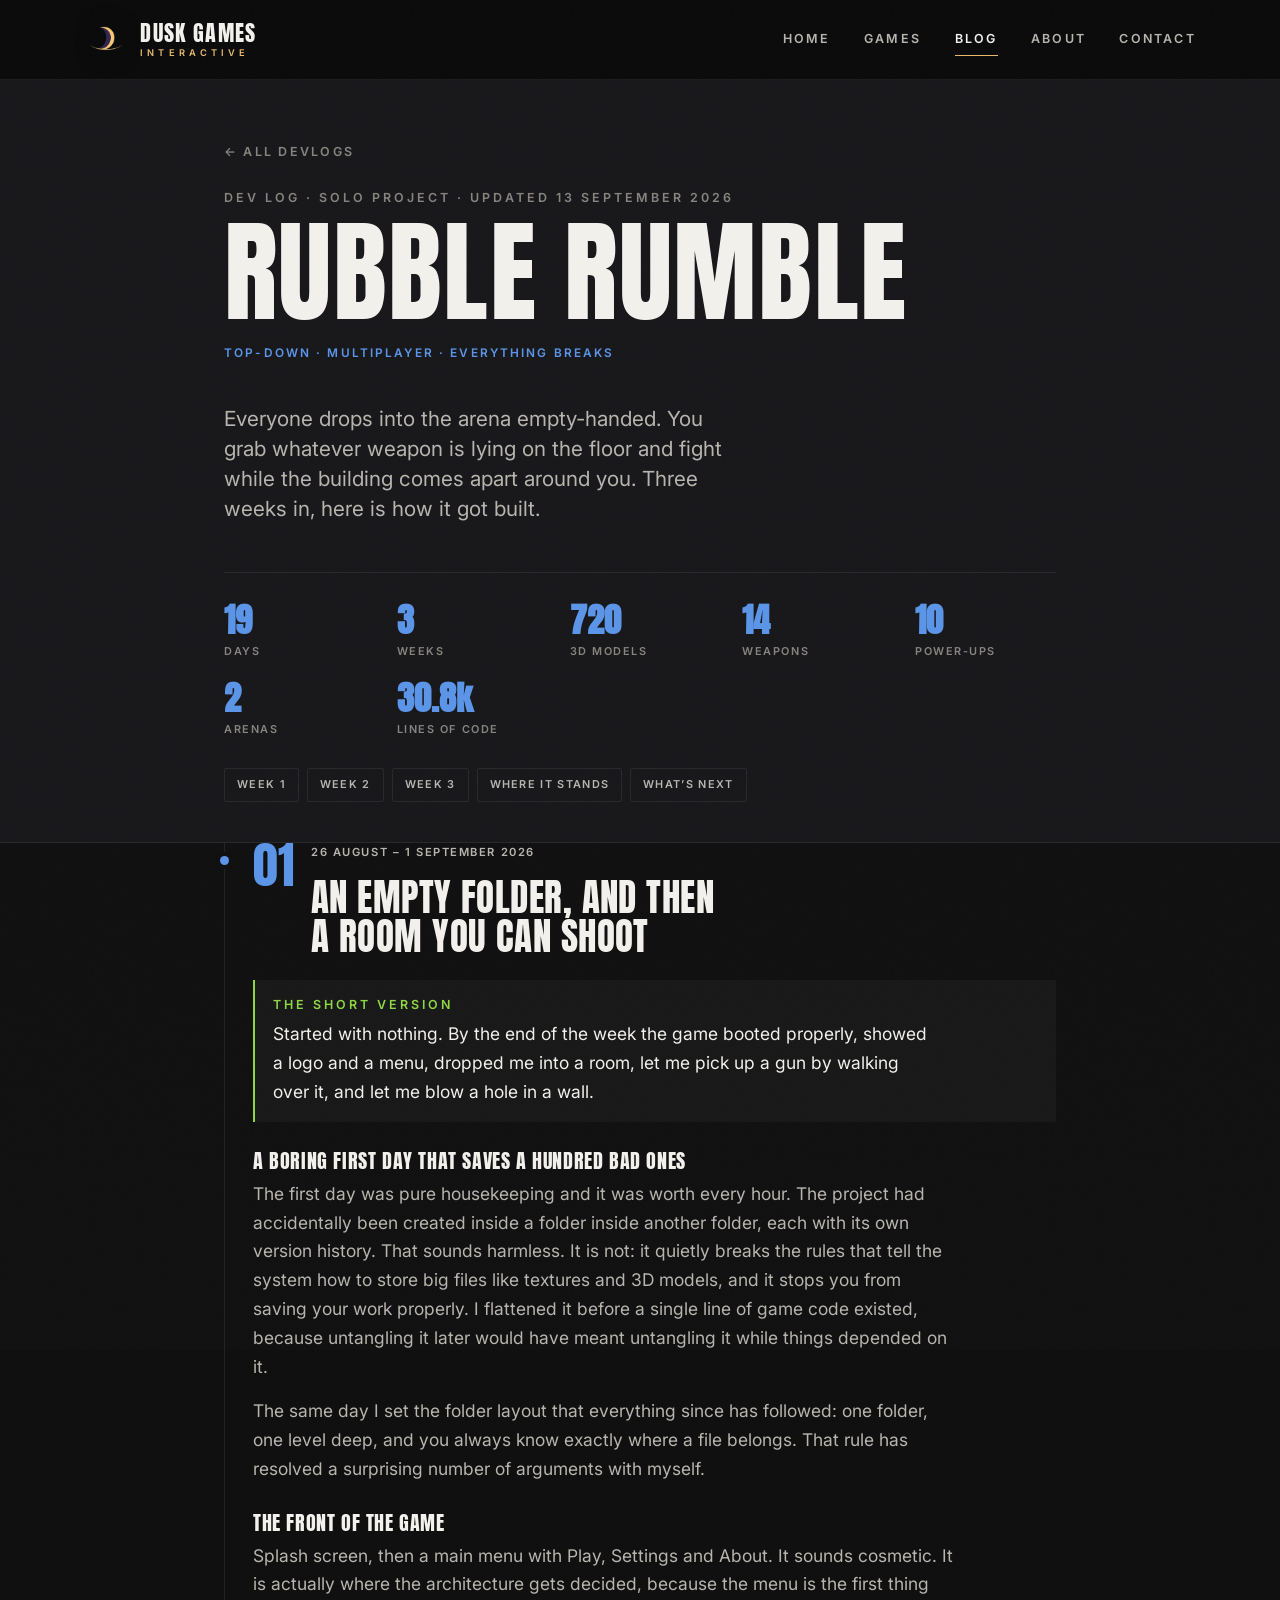
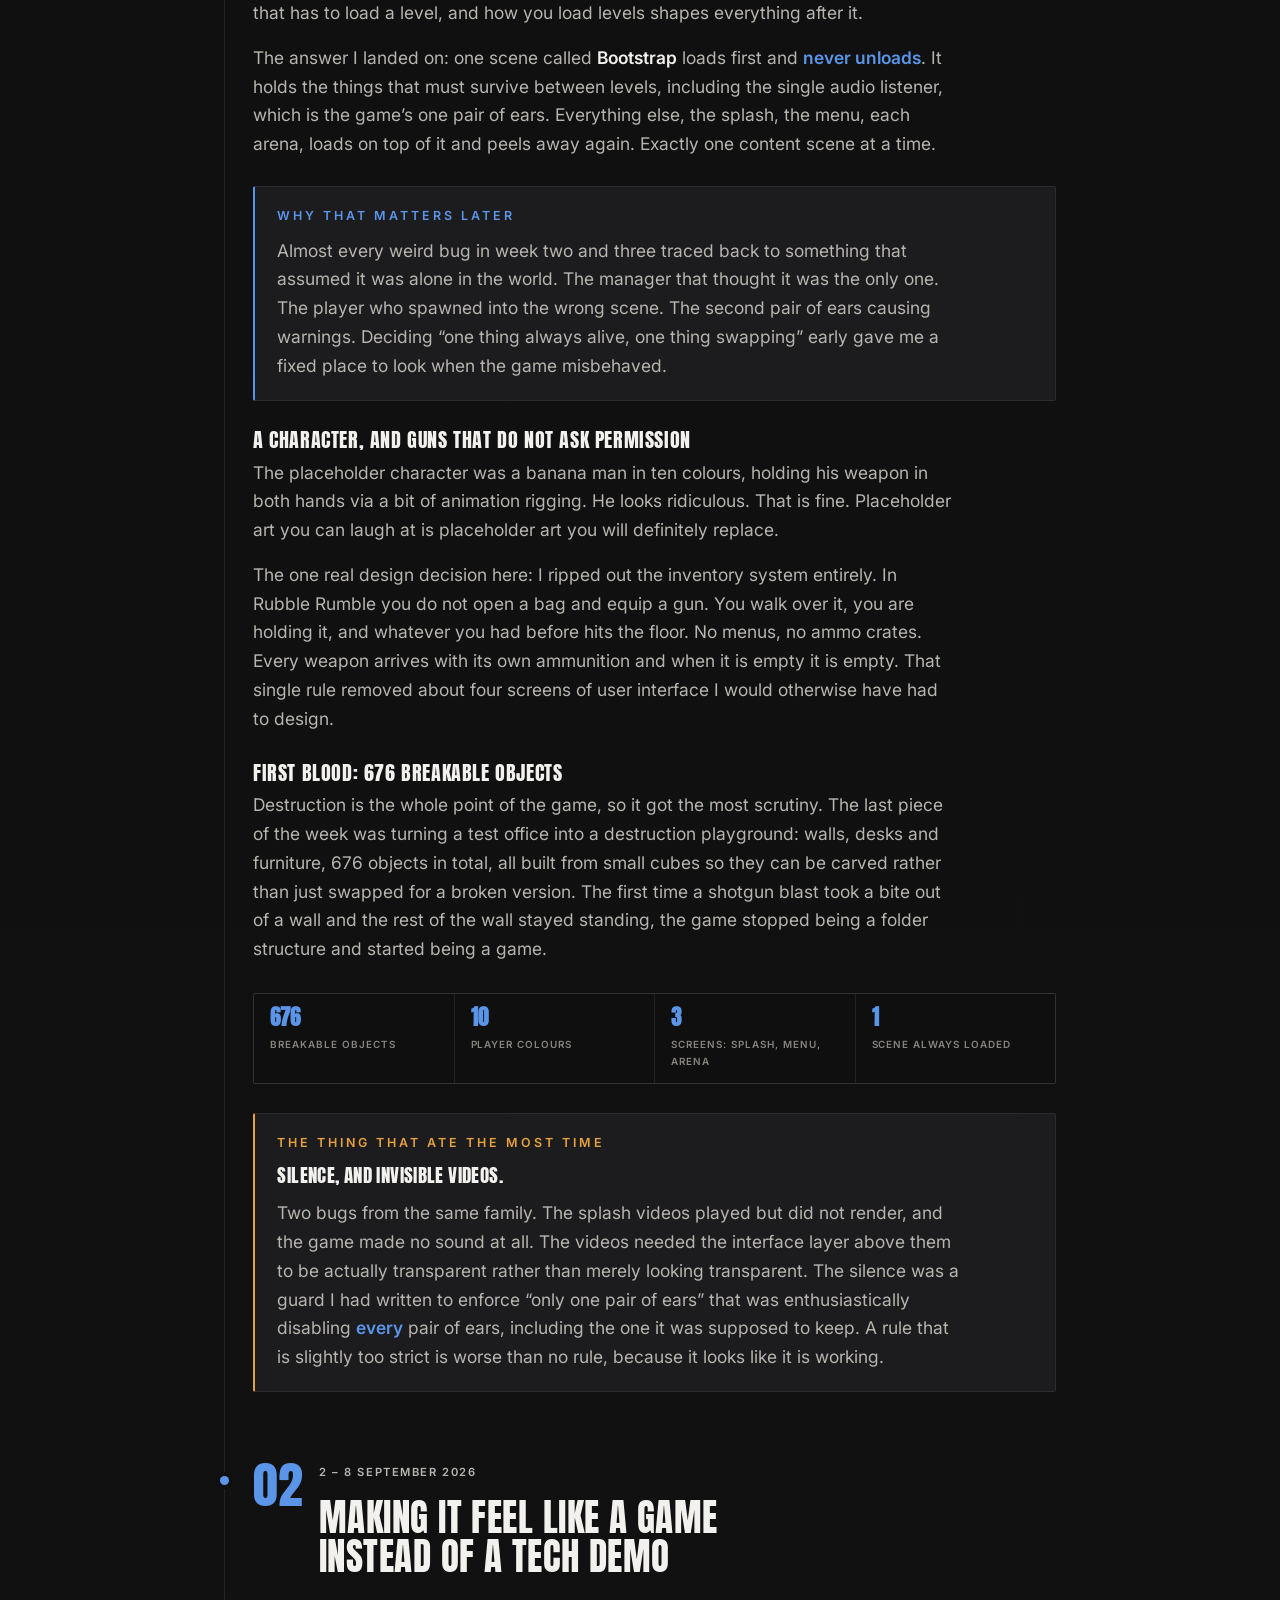
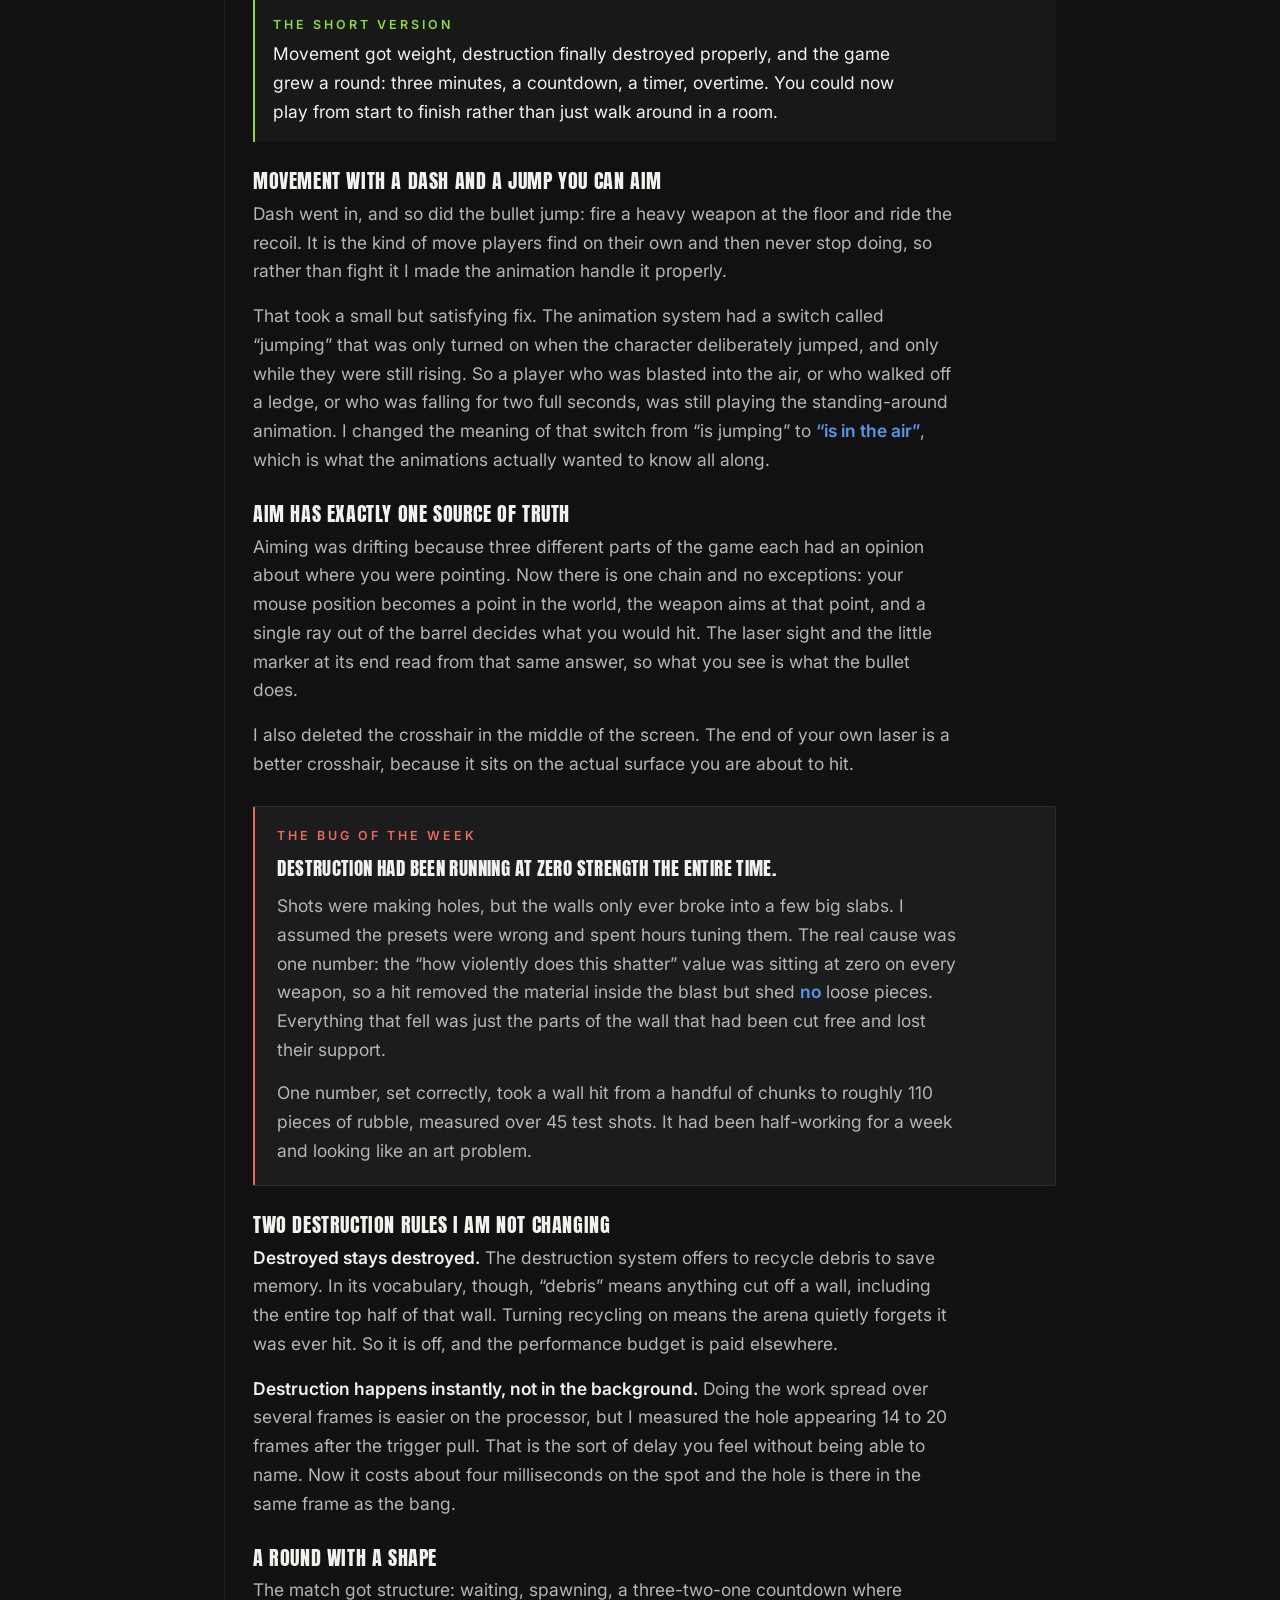
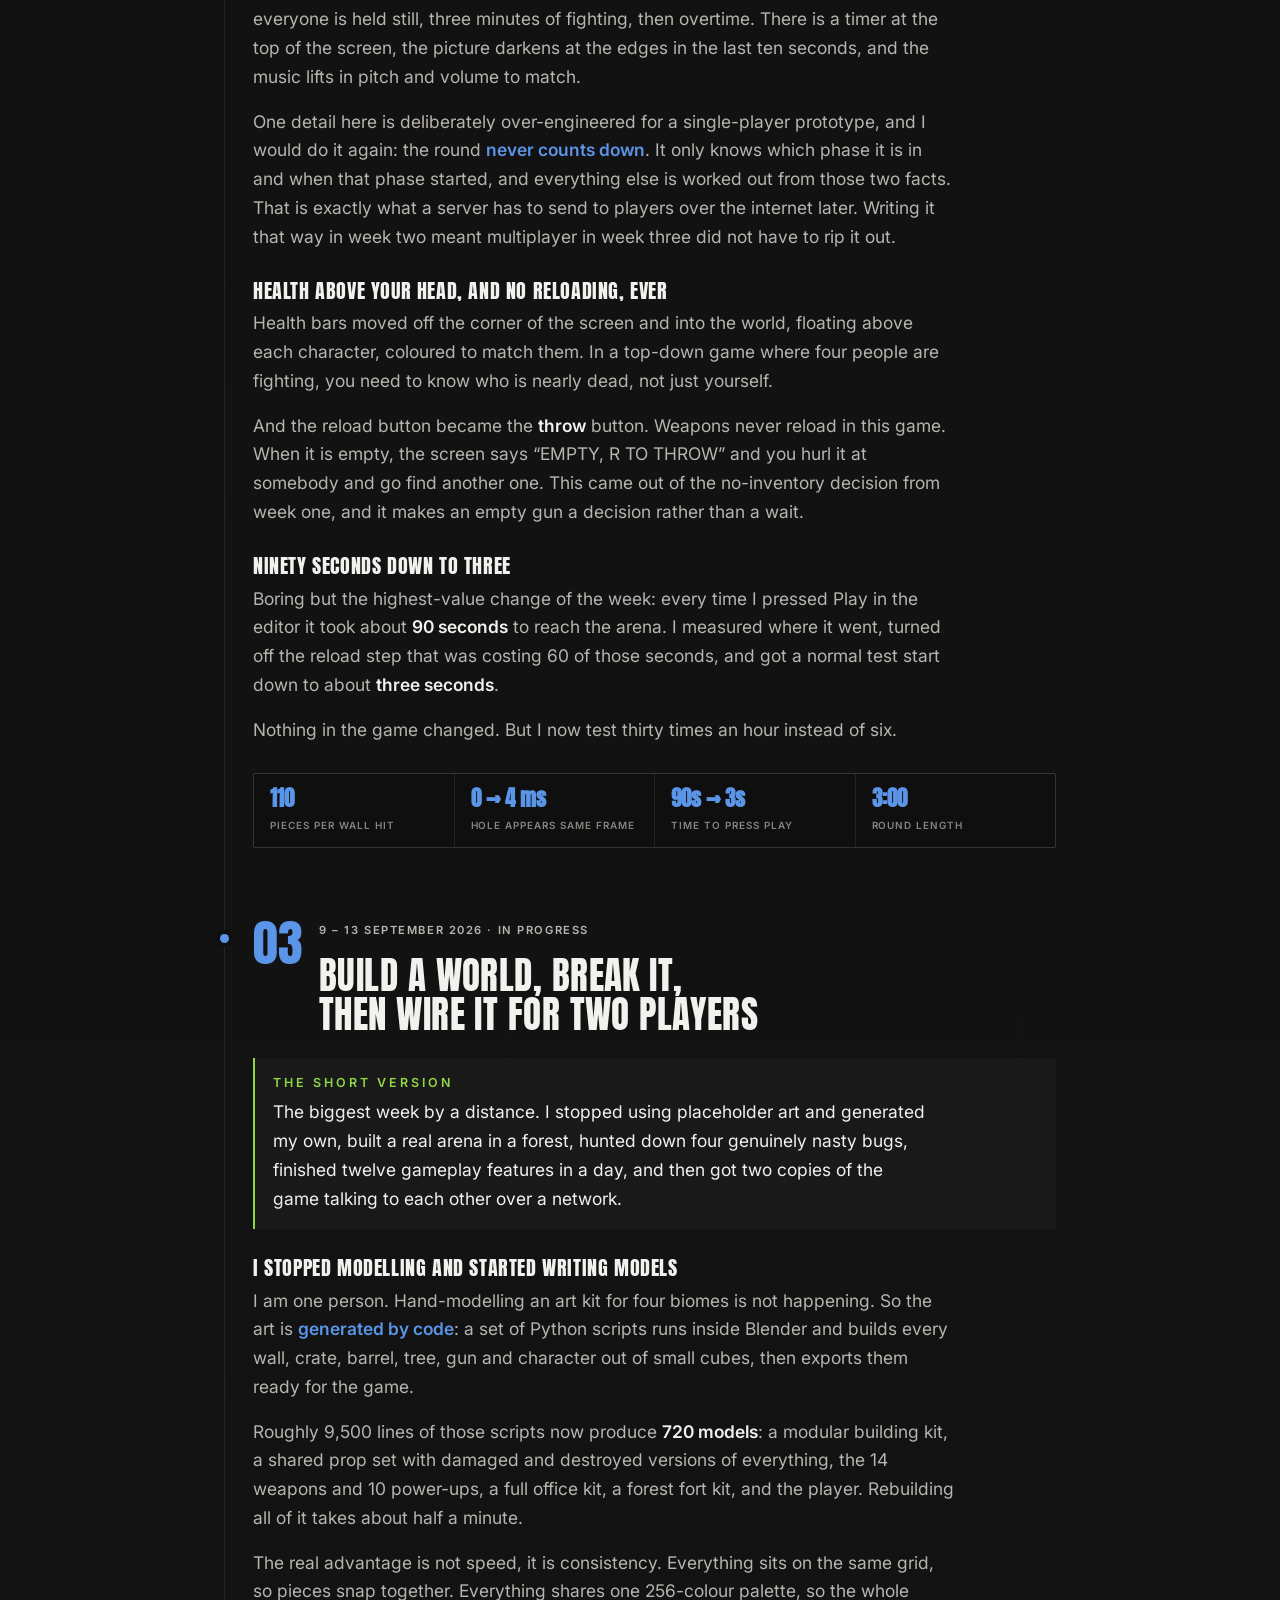
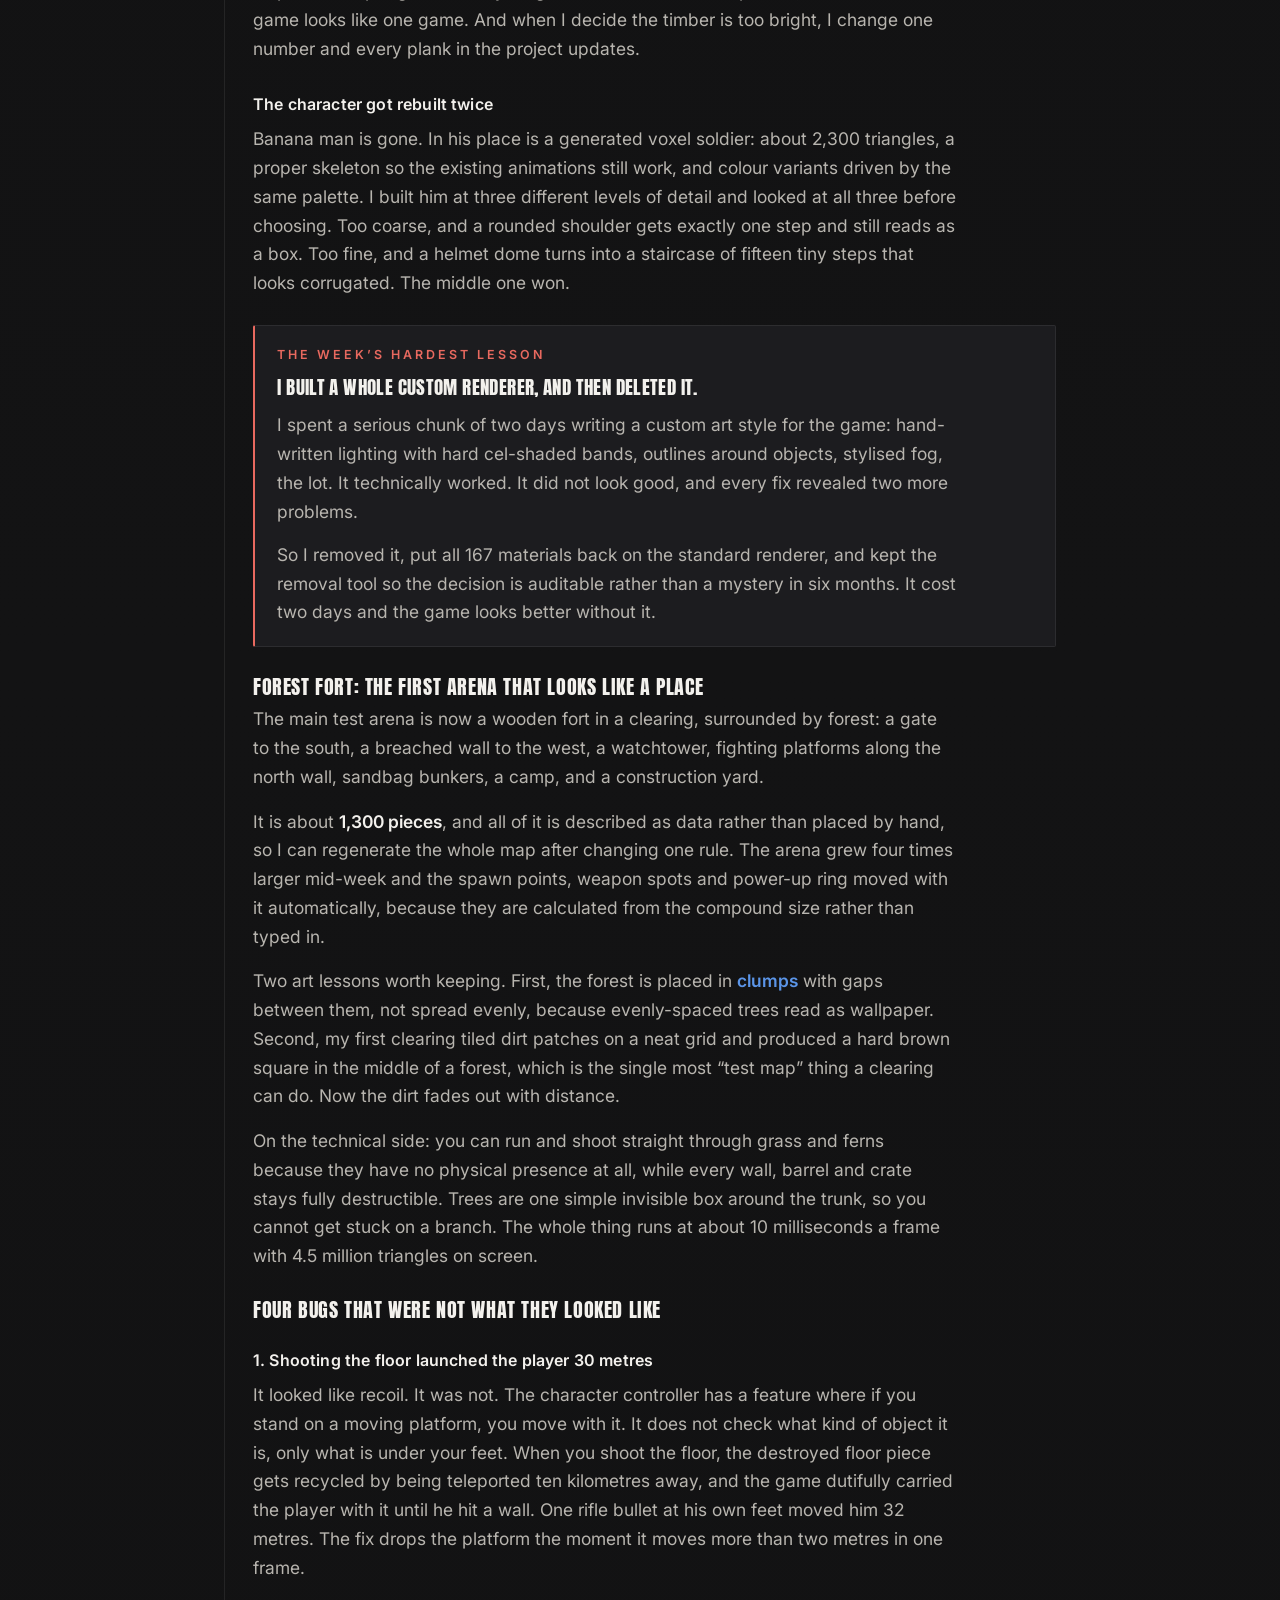
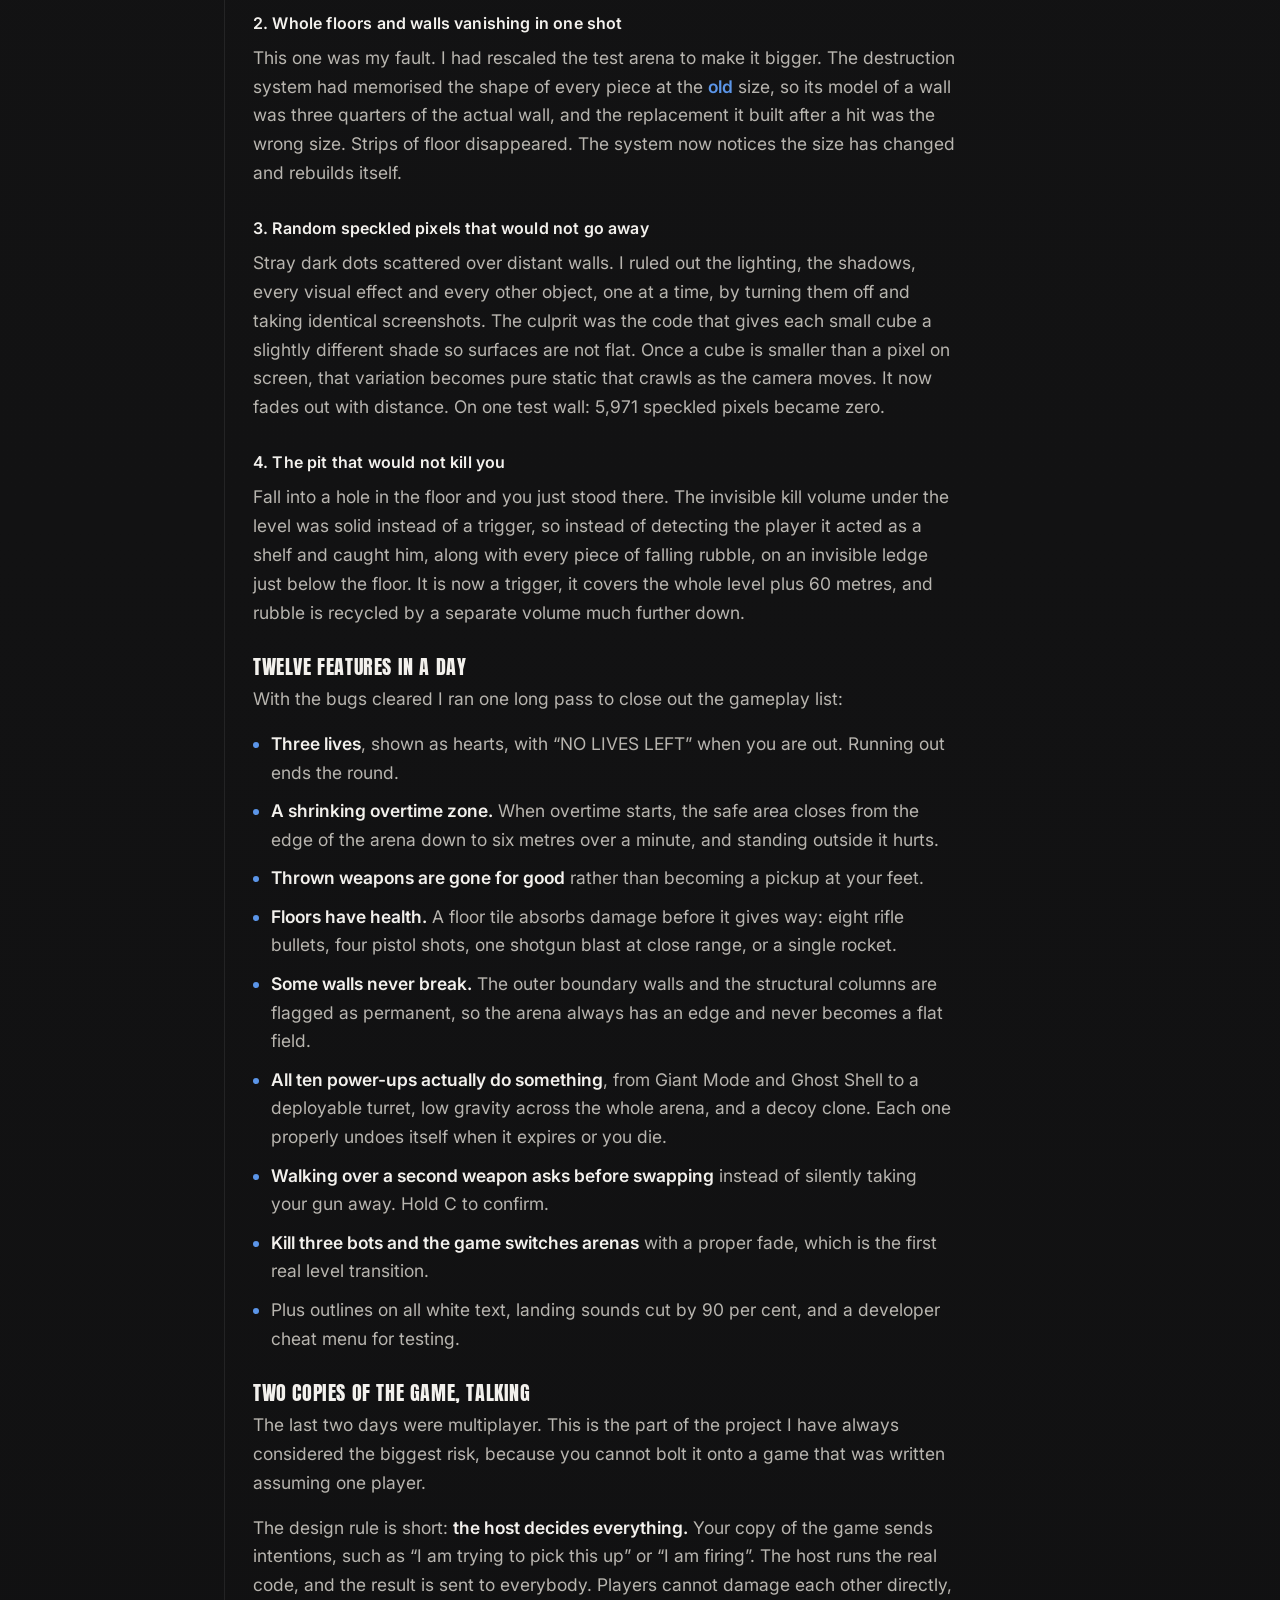
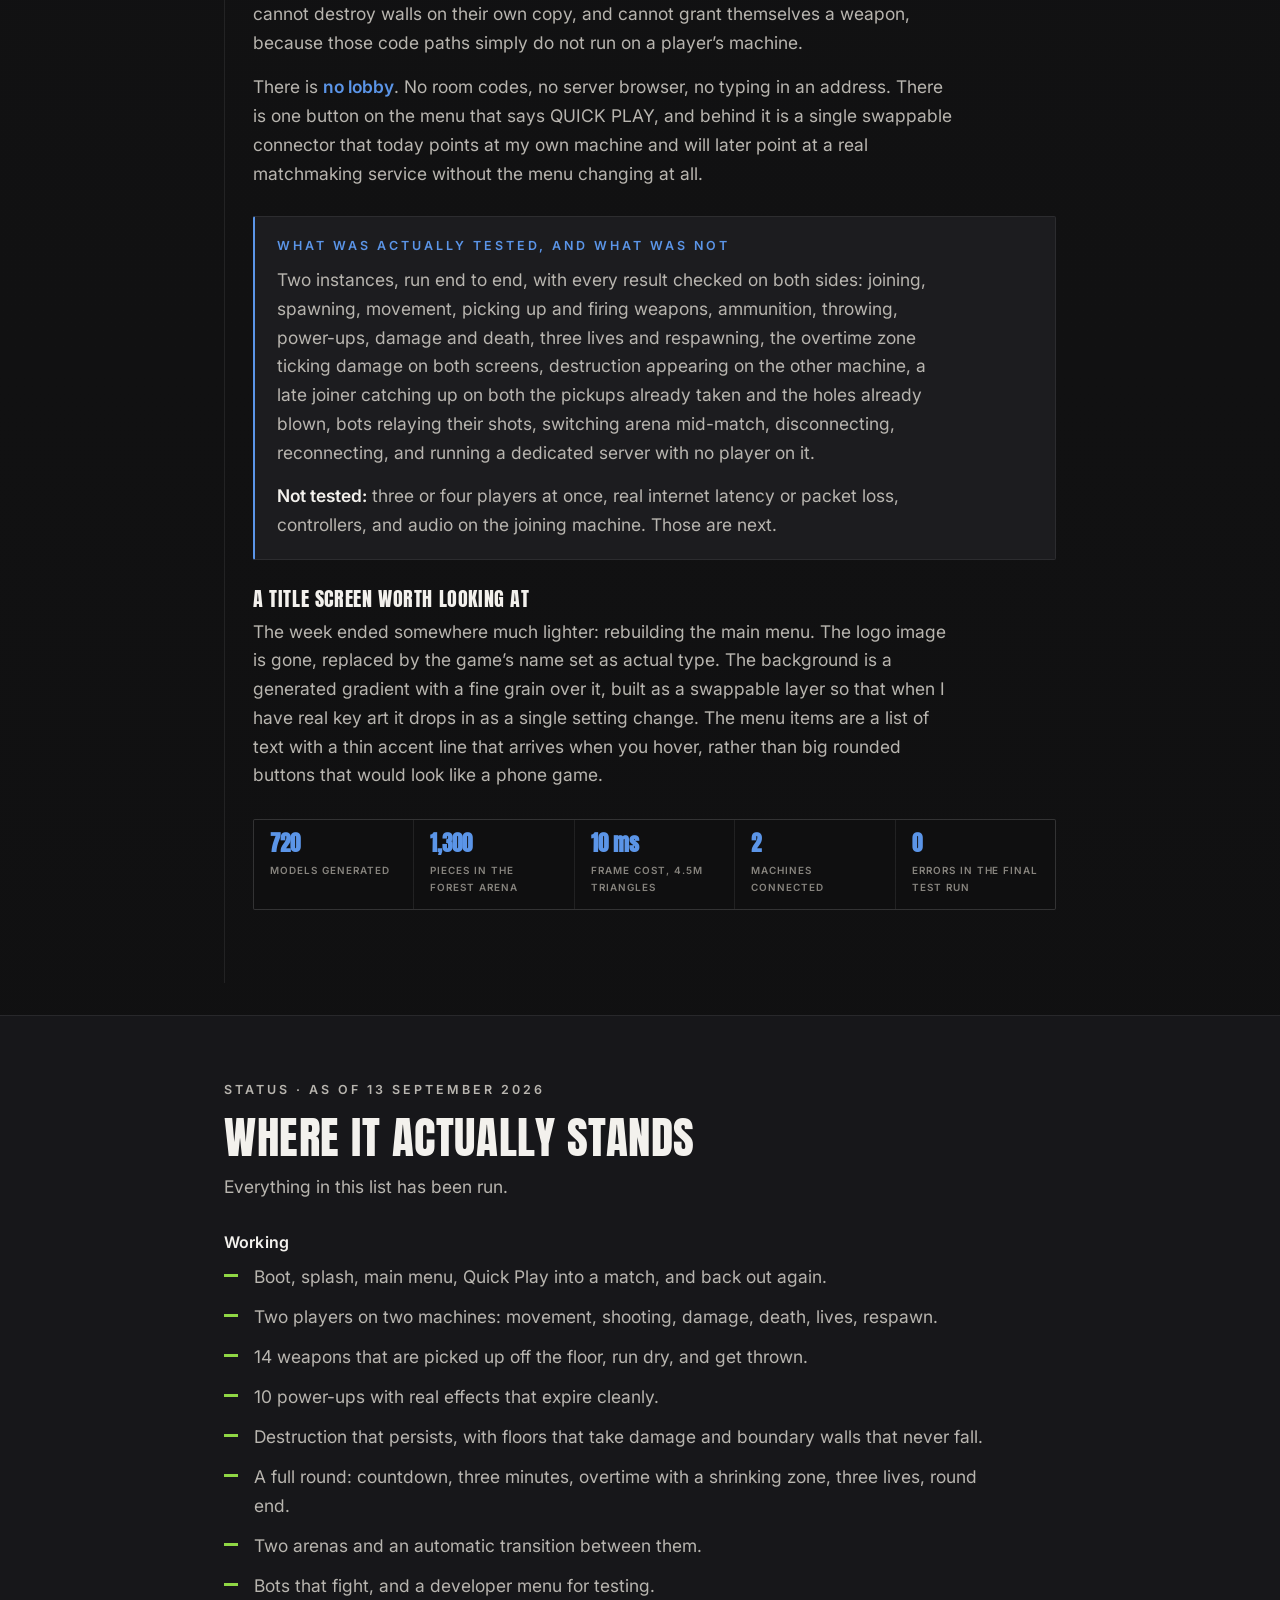
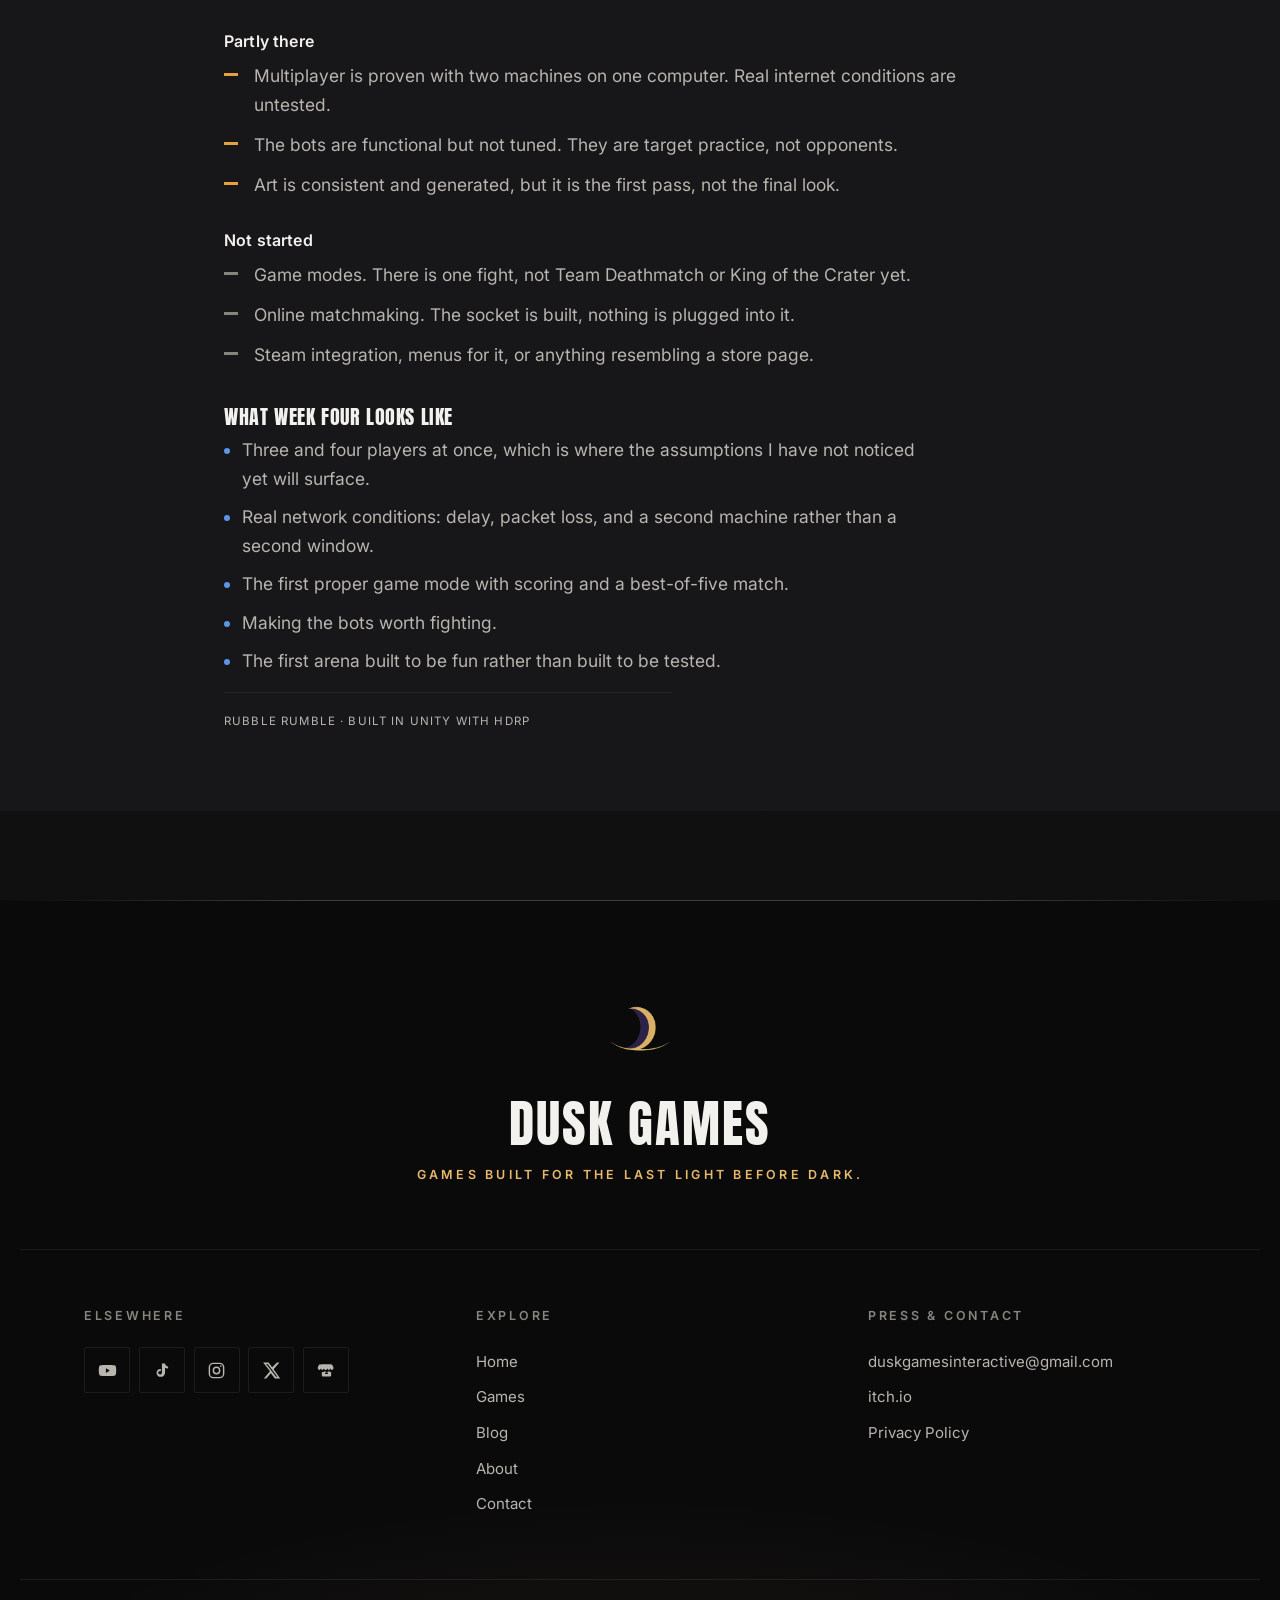
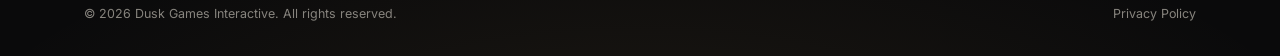
<file: devlog-rubble-rumble.html>
<!DOCTYPE html>
<html lang="en">
<head>
  <meta charset="UTF-8" />
  <meta name="viewport" content="width=device-width, initial-scale=1.0" />
  <title>Rubble Rumble Devlog — Dusk Games Interactive</title>
  <meta name="description" content="Rubble Rumble dev log — week by week, from an empty folder to a two-player destructible arena shooter." />
  <link rel="preconnect" href="https://fonts.googleapis.com" />
  <link rel="preconnect" href="https://fonts.gstatic.com" crossorigin />
  <link href="https://fonts.googleapis.com/css2?family=Anton&family=Inter:wght@400;500;600&display=swap" rel="stylesheet" />
  <link rel="stylesheet" href="css/style.css?v=31" />
  <link rel="icon" type="image/png" href="assets/images/logo.png" />
  <link rel="icon" href="assets/images/favicon.ico" sizes="any" />
  <link rel="apple-touch-icon" href="assets/images/apple-touch-icon.png" />
</head>
<body>

  <header class="site-header">
    <div class="wrap site-header__inner">
      <a class="brand" href="index.html" aria-label="Dusk Games Interactive — home">
        <img class="brand__logo" src="assets/images/logo.png" alt="" />
        <span class="brand__name">
          <span class="brand__name-main">Dusk Games</span>
          <span class="brand__name-sub">Interactive</span>
        </span>
      </a>
      <button class="nav-toggle" aria-label="Menu" aria-expanded="false" aria-controls="site-nav"><span></span><span></span><span></span></button>
      <nav class="site-nav" id="site-nav">
        <a href="index.html">Home</a>
        <a href="portfolio.html">Games</a>
        <a href="blog.html" aria-current="page">Blog</a>
        <a href="about.html">About</a>
        <a href="contact.html">Contact</a>
      </nav>
    </div>
  </header>

  <!-- ============ DEVLOG: RUBBLE RUMBLE ============ -->
  <article class="devlog devlog--rubble">

    <header class="devlog-mast">
      <div class="wrap">
        <a class="backlink" href="blog.html">&larr; All devlogs</a>
        <p class="eyebrow">Dev log &middot; Solo project &middot; Updated 13 September 2026</p>
        <h1 class="display devlog-title">Rubble Rumble</h1>
        <p class="devlog-kicker">Top-down &middot; Multiplayer &middot; Everything breaks</p>
        <p class="devlog-tagline">Everyone drops into the arena empty-handed. You grab whatever weapon is lying on the floor and fight while the building comes apart around you. Three weeks in, here is how it got built.</p>
        <div class="devlog-stats">
          <div class="devlog-stat"><b>19</b><span>Days</span></div>
          <div class="devlog-stat"><b>3</b><span>Weeks</span></div>
          <div class="devlog-stat"><b>720</b><span>3D models</span></div>
          <div class="devlog-stat"><b>14</b><span>Weapons</span></div>
          <div class="devlog-stat"><b>10</b><span>Power-ups</span></div>
          <div class="devlog-stat"><b>2</b><span>Arenas</span></div>
          <div class="devlog-stat"><b>30.8k</b><span>Lines of code</span></div>
        </div>
        <nav class="devlog-nav" aria-label="Sections">
          <a href="#week1">Week 1</a>
          <a href="#week2">Week 2</a>
          <a href="#week3">Week 3</a>
          <a href="#now">Where it stands</a>
          <a href="#next">What&rsquo;s next</a>
        </nav>
      </div>
    </header>

    <div class="wrap devlog-timeline">

      <!-- ==================== WEEK 1 ==================== -->
      <section class="devlog-entry" id="week1">
        <div class="devlog-whead">
          <div class="devlog-num">01</div>
          <div>
            <p class="devlog-meta">26 August &ndash; 1 September 2026</p>
            <h2 class="display devlog-h2">An empty folder, and then a room you can shoot</h2>
          </div>
        </div>

        <div class="devlog-plain">
          <p class="eyebrow">The short version</p>
          <p>Started with nothing. By the end of the week the game booted properly, showed a logo and a menu, dropped me into a room, let me pick up a gun by walking over it, and let me blow a hole in a wall.</p>
        </div>

        <h3 class="display devlog-h3">A boring first day that saves a hundred bad ones</h3>
        <p>The first day was pure housekeeping and it was worth every hour. The project had accidentally been created inside a folder inside another folder, each with its own version history. That sounds harmless. It is not: it quietly breaks the rules that tell the system how to store big files like textures and 3D models, and it stops you from saving your work properly. I flattened it before a single line of game code existed, because untangling it later would have meant untangling it while things depended on it.</p>
        <p>The same day I set the folder layout that everything since has followed: one folder, one level deep, and you always know exactly where a file belongs. That rule has resolved a surprising number of arguments with myself.</p>

        <h3 class="display devlog-h3">The front of the game</h3>
        <p>Splash screen, then a main menu with Play, Settings and About. It sounds cosmetic. It is actually where the architecture gets decided, because the menu is the first thing that has to load a level, and how you load levels shapes everything after it.</p>
        <p>The answer I landed on: one scene called <strong>Bootstrap</strong> loads first and <em>never unloads</em>. It holds the things that must survive between levels, including the single audio listener, which is the game&rsquo;s one pair of ears. Everything else, the splash, the menu, each arena, loads on top of it and peels away again. Exactly one content scene at a time.</p>

        <div class="devlog-box devlog-box--info">
          <p class="eyebrow">Why that matters later</p>
          <p>Almost every weird bug in week two and three traced back to something that assumed it was alone in the world. The manager that thought it was the only one. The player who spawned into the wrong scene. The second pair of ears causing warnings. Deciding &ldquo;one thing always alive, one thing swapping&rdquo; early gave me a fixed place to look when the game misbehaved.</p>
        </div>

        <h3 class="display devlog-h3">A character, and guns that do not ask permission</h3>
        <p>The placeholder character was a banana man in ten colours, holding his weapon in both hands via a bit of animation rigging. He looks ridiculous. That is fine. Placeholder art you can laugh at is placeholder art you will definitely replace.</p>
        <p>The one real design decision here: I ripped out the inventory system entirely. In Rubble Rumble you do not open a bag and equip a gun. You walk over it, you are holding it, and whatever you had before hits the floor. No menus, no ammo crates. Every weapon arrives with its own ammunition and when it is empty it is empty. That single rule removed about four screens of user interface I would otherwise have had to design.</p>

        <h3 class="display devlog-h3">First blood: 676 breakable objects</h3>
        <p>Destruction is the whole point of the game, so it got the most scrutiny. The last piece of the week was turning a test office into a destruction playground: walls, desks and furniture, 676 objects in total, all built from small cubes so they can be carved rather than just swapped for a broken version. The first time a shotgun blast took a bite out of a wall and the rest of the wall stayed standing, the game stopped being a folder structure and started being a game.</p>

        <div class="devlog-chips">
          <div class="devlog-chip"><b>676</b><span>Breakable objects</span></div>
          <div class="devlog-chip"><b>10</b><span>Player colours</span></div>
          <div class="devlog-chip"><b>3</b><span>Screens: splash, menu, arena</span></div>
          <div class="devlog-chip"><b>1</b><span>Scene always loaded</span></div>
        </div>

        <div class="devlog-box devlog-box--warn">
          <p class="eyebrow">The thing that ate the most time</p>
          <p class="devlog-box__big">Silence, and invisible videos.</p>
          <p>Two bugs from the same family. The splash videos played but did not render, and the game made no sound at all. The videos needed the interface layer above them to be actually transparent rather than merely looking transparent. The silence was a guard I had written to enforce &ldquo;only one pair of ears&rdquo; that was enthusiastically disabling <em>every</em> pair of ears, including the one it was supposed to keep. A rule that is slightly too strict is worse than no rule, because it looks like it is working.</p>
        </div>
      </section>

      <!-- ==================== WEEK 2 ==================== -->
      <section class="devlog-entry" id="week2">
        <div class="devlog-whead">
          <div class="devlog-num">02</div>
          <div>
            <p class="devlog-meta">2 &ndash; 8 September 2026</p>
            <h2 class="display devlog-h2">Making it feel like a game instead of a tech demo</h2>
          </div>
        </div>

        <div class="devlog-plain">
          <p class="eyebrow">The short version</p>
          <p>Movement got weight, destruction finally destroyed properly, and the game grew a round: three minutes, a countdown, a timer, overtime. You could now play from start to finish rather than just walk around in a room.</p>
        </div>

        <h3 class="display devlog-h3">Movement with a dash and a jump you can aim</h3>
        <p>Dash went in, and so did the bullet jump: fire a heavy weapon at the floor and ride the recoil. It is the kind of move players find on their own and then never stop doing, so rather than fight it I made the animation handle it properly.</p>
        <p>That took a small but satisfying fix. The animation system had a switch called &ldquo;jumping&rdquo; that was only turned on when the character deliberately jumped, and only while they were still rising. So a player who was blasted into the air, or who walked off a ledge, or who was falling for two full seconds, was still playing the standing-around animation. I changed the meaning of that switch from &ldquo;is jumping&rdquo; to <em>&ldquo;is in the air&rdquo;</em>, which is what the animations actually wanted to know all along.</p>

        <h3 class="display devlog-h3">Aim has exactly one source of truth</h3>
        <p>Aiming was drifting because three different parts of the game each had an opinion about where you were pointing. Now there is one chain and no exceptions: your mouse position becomes a point in the world, the weapon aims at that point, and a single ray out of the barrel decides what you would hit. The laser sight and the little marker at its end read from that same answer, so what you see is what the bullet does.</p>
        <p>I also deleted the crosshair in the middle of the screen. The end of your own laser is a better crosshair, because it sits on the actual surface you are about to hit.</p>

        <div class="devlog-box devlog-box--stop">
          <p class="eyebrow">The bug of the week</p>
          <p class="devlog-box__big">Destruction had been running at zero strength the entire time.</p>
          <p>Shots were making holes, but the walls only ever broke into a few big slabs. I assumed the presets were wrong and spent hours tuning them. The real cause was one number: the &ldquo;how violently does this shatter&rdquo; value was sitting at zero on every weapon, so a hit removed the material inside the blast but shed <em>no</em> loose pieces. Everything that fell was just the parts of the wall that had been cut free and lost their support.</p>
          <p>One number, set correctly, took a wall hit from a handful of chunks to roughly 110 pieces of rubble, measured over 45 test shots. It had been half-working for a week and looking like an art problem.</p>
        </div>

        <h3 class="display devlog-h3">Two destruction rules I am not changing</h3>
        <p><strong>Destroyed stays destroyed.</strong> The destruction system offers to recycle debris to save memory. In its vocabulary, though, &ldquo;debris&rdquo; means anything cut off a wall, including the entire top half of that wall. Turning recycling on means the arena quietly forgets it was ever hit. So it is off, and the performance budget is paid elsewhere.</p>
        <p><strong>Destruction happens instantly, not in the background.</strong> Doing the work spread over several frames is easier on the processor, but I measured the hole appearing 14 to 20 frames after the trigger pull. That is the sort of delay you feel without being able to name. Now it costs about four milliseconds on the spot and the hole is there in the same frame as the bang.</p>

        <h3 class="display devlog-h3">A round with a shape</h3>
        <p>The match got structure: waiting, spawning, a three-two-one countdown where everyone is held still, three minutes of fighting, then overtime. There is a timer at the top of the screen, the picture darkens at the edges in the last ten seconds, and the music lifts in pitch and volume to match.</p>
        <p>One detail here is deliberately over-engineered for a single-player prototype, and I would do it again: the round <em>never counts down</em>. It only knows which phase it is in and when that phase started, and everything else is worked out from those two facts. That is exactly what a server has to send to players over the internet later. Writing it that way in week two meant multiplayer in week three did not have to rip it out.</p>

        <h3 class="display devlog-h3">Health above your head, and no reloading, ever</h3>
        <p>Health bars moved off the corner of the screen and into the world, floating above each character, coloured to match them. In a top-down game where four people are fighting, you need to know who is nearly dead, not just yourself.</p>
        <p>And the reload button became the <strong>throw</strong> button. Weapons never reload in this game. When it is empty, the screen says &ldquo;EMPTY, R TO THROW&rdquo; and you hurl it at somebody and go find another one. This came out of the no-inventory decision from week one, and it makes an empty gun a decision rather than a wait.</p>

        <h3 class="display devlog-h3">Ninety seconds down to three</h3>
        <p>Boring but the highest-value change of the week: every time I pressed Play in the editor it took about <strong>90 seconds</strong> to reach the arena. I measured where it went, turned off the reload step that was costing 60 of those seconds, and got a normal test start down to about <strong>three seconds</strong>.</p>
        <p>Nothing in the game changed. But I now test thirty times an hour instead of six.</p>

        <div class="devlog-chips">
          <div class="devlog-chip"><b>110</b><span>Pieces per wall hit</span></div>
          <div class="devlog-chip"><b>0 &rarr; 4 ms</b><span>Hole appears same frame</span></div>
          <div class="devlog-chip"><b>90s &rarr; 3s</b><span>Time to press play</span></div>
          <div class="devlog-chip"><b>3:00</b><span>Round length</span></div>
        </div>
      </section>

      <!-- ==================== WEEK 3 ==================== -->
      <section class="devlog-entry" id="week3">
        <div class="devlog-whead">
          <div class="devlog-num">03</div>
          <div>
            <p class="devlog-meta">9 &ndash; 13 September 2026 &middot; In progress</p>
            <h2 class="display devlog-h2">Build a world, break it, then wire it for two players</h2>
          </div>
        </div>

        <div class="devlog-plain">
          <p class="eyebrow">The short version</p>
          <p>The biggest week by a distance. I stopped using placeholder art and generated my own, built a real arena in a forest, hunted down four genuinely nasty bugs, finished twelve gameplay features in a day, and then got two copies of the game talking to each other over a network.</p>
        </div>

        <h3 class="display devlog-h3">I stopped modelling and started writing models</h3>
        <p>I am one person. Hand-modelling an art kit for four biomes is not happening. So the art is <em>generated by code</em>: a set of Python scripts runs inside Blender and builds every wall, crate, barrel, tree, gun and character out of small cubes, then exports them ready for the game.</p>
        <p>Roughly 9,500 lines of those scripts now produce <strong>720 models</strong>: a modular building kit, a shared prop set with damaged and destroyed versions of everything, the 14 weapons and 10 power-ups, a full office kit, a forest fort kit, and the player. Rebuilding all of it takes about half a minute.</p>
        <p>The real advantage is not speed, it is consistency. Everything sits on the same grid, so pieces snap together. Everything shares one 256-colour palette, so the whole game looks like one game. And when I decide the timber is too bright, I change one number and every plank in the project updates.</p>

        <h4 class="devlog-h4">The character got rebuilt twice</h4>
        <p>Banana man is gone. In his place is a generated voxel soldier: about 2,300 triangles, a proper skeleton so the existing animations still work, and colour variants driven by the same palette. I built him at three different levels of detail and looked at all three before choosing. Too coarse, and a rounded shoulder gets exactly one step and still reads as a box. Too fine, and a helmet dome turns into a staircase of fifteen tiny steps that looks corrugated. The middle one won.</p>

        <div class="devlog-box devlog-box--stop">
          <p class="eyebrow">The week&rsquo;s hardest lesson</p>
          <p class="devlog-box__big">I built a whole custom renderer, and then deleted it.</p>
          <p>I spent a serious chunk of two days writing a custom art style for the game: hand-written lighting with hard cel-shaded bands, outlines around objects, stylised fog, the lot. It technically worked. It did not look good, and every fix revealed two more problems.</p>
          <p>So I removed it, put all 167 materials back on the standard renderer, and kept the removal tool so the decision is auditable rather than a mystery in six months. It cost two days and the game looks better without it.</p>
        </div>

        <h3 class="display devlog-h3">Forest Fort: the first arena that looks like a place</h3>
        <p>The main test arena is now a wooden fort in a clearing, surrounded by forest: a gate to the south, a breached wall to the west, a watchtower, fighting platforms along the north wall, sandbag bunkers, a camp, and a construction yard.</p>
        <p>It is about <strong>1,300 pieces</strong>, and all of it is described as data rather than placed by hand, so I can regenerate the whole map after changing one rule. The arena grew four times larger mid-week and the spawn points, weapon spots and power-up ring moved with it automatically, because they are calculated from the compound size rather than typed in.</p>
        <p>Two art lessons worth keeping. First, the forest is placed in <em>clumps</em> with gaps between them, not spread evenly, because evenly-spaced trees read as wallpaper. Second, my first clearing tiled dirt patches on a neat grid and produced a hard brown square in the middle of a forest, which is the single most &ldquo;test map&rdquo; thing a clearing can do. Now the dirt fades out with distance.</p>
        <p>On the technical side: you can run and shoot straight through grass and ferns because they have no physical presence at all, while every wall, barrel and crate stays fully destructible. Trees are one simple invisible box around the trunk, so you cannot get stuck on a branch. The whole thing runs at about 10 milliseconds a frame with 4.5 million triangles on screen.</p>

        <h3 class="display devlog-h3">Four bugs that were not what they looked like</h3>

        <h4 class="devlog-h4">1. Shooting the floor launched the player 30 metres</h4>
        <p>It looked like recoil. It was not. The character controller has a feature where if you stand on a moving platform, you move with it. It does not check what kind of object it is, only what is under your feet. When you shoot the floor, the destroyed floor piece gets recycled by being teleported ten kilometres away, and the game dutifully carried the player with it until he hit a wall. One rifle bullet at his own feet moved him 32 metres. The fix drops the platform the moment it moves more than two metres in one frame.</p>

        <h4 class="devlog-h4">2. Whole floors and walls vanishing in one shot</h4>
        <p>This one was my fault. I had rescaled the test arena to make it bigger. The destruction system had memorised the shape of every piece at the <em>old</em> size, so its model of a wall was three quarters of the actual wall, and the replacement it built after a hit was the wrong size. Strips of floor disappeared. The system now notices the size has changed and rebuilds itself.</p>

        <h4 class="devlog-h4">3. Random speckled pixels that would not go away</h4>
        <p>Stray dark dots scattered over distant walls. I ruled out the lighting, the shadows, every visual effect and every other object, one at a time, by turning them off and taking identical screenshots. The culprit was the code that gives each small cube a slightly different shade so surfaces are not flat. Once a cube is smaller than a pixel on screen, that variation becomes pure static that crawls as the camera moves. It now fades out with distance. On one test wall: 5,971 speckled pixels became zero.</p>

        <h4 class="devlog-h4">4. The pit that would not kill you</h4>
        <p>Fall into a hole in the floor and you just stood there. The invisible kill volume under the level was solid instead of a trigger, so instead of detecting the player it acted as a shelf and caught him, along with every piece of falling rubble, on an invisible ledge just below the floor. It is now a trigger, it covers the whole level plus 60 metres, and rubble is recycled by a separate volume much further down.</p>

        <h3 class="display devlog-h3">Twelve features in a day</h3>
        <p>With the bugs cleared I ran one long pass to close out the gameplay list:</p>
        <ul class="devlog-list">
          <li><strong>Three lives</strong>, shown as hearts, with &ldquo;NO LIVES LEFT&rdquo; when you are out. Running out ends the round.</li>
          <li><strong>A shrinking overtime zone.</strong> When overtime starts, the safe area closes from the edge of the arena down to six metres over a minute, and standing outside it hurts.</li>
          <li><strong>Thrown weapons are gone for good</strong> rather than becoming a pickup at your feet.</li>
          <li><strong>Floors have health.</strong> A floor tile absorbs damage before it gives way: eight rifle bullets, four pistol shots, one shotgun blast at close range, or a single rocket.</li>
          <li><strong>Some walls never break.</strong> The outer boundary walls and the structural columns are flagged as permanent, so the arena always has an edge and never becomes a flat field.</li>
          <li><strong>All ten power-ups actually do something</strong>, from Giant Mode and Ghost Shell to a deployable turret, low gravity across the whole arena, and a decoy clone. Each one properly undoes itself when it expires or you die.</li>
          <li><strong>Walking over a second weapon asks before swapping</strong> instead of silently taking your gun away. Hold C to confirm.</li>
          <li><strong>Kill three bots and the game switches arenas</strong> with a proper fade, which is the first real level transition.</li>
          <li>Plus outlines on all white text, landing sounds cut by 90 per cent, and a developer cheat menu for testing.</li>
        </ul>

        <h3 class="display devlog-h3">Two copies of the game, talking</h3>
        <p>The last two days were multiplayer. This is the part of the project I have always considered the biggest risk, because you cannot bolt it onto a game that was written assuming one player.</p>
        <p>The design rule is short: <strong>the host decides everything.</strong> Your copy of the game sends intentions, such as &ldquo;I am trying to pick this up&rdquo; or &ldquo;I am firing&rdquo;. The host runs the real code, and the result is sent to everybody. Players cannot damage each other directly, cannot destroy walls on their own copy, and cannot grant themselves a weapon, because those code paths simply do not run on a player&rsquo;s machine.</p>
        <p>There is <em>no lobby</em>. No room codes, no server browser, no typing in an address. There is one button on the menu that says QUICK PLAY, and behind it is a single swappable connector that today points at my own machine and will later point at a real matchmaking service without the menu changing at all.</p>

        <div class="devlog-box devlog-box--info">
          <p class="eyebrow">What was actually tested, and what was not</p>
          <p>Two instances, run end to end, with every result checked on both sides: joining, spawning, movement, picking up and firing weapons, ammunition, throwing, power-ups, damage and death, three lives and respawning, the overtime zone ticking damage on both screens, destruction appearing on the other machine, a late joiner catching up on both the pickups already taken and the holes already blown, bots relaying their shots, switching arena mid-match, disconnecting, reconnecting, and running a dedicated server with no player on it.</p>
          <p><strong>Not tested:</strong> three or four players at once, real internet latency or packet loss, controllers, and audio on the joining machine. Those are next.</p>
        </div>

        <h3 class="display devlog-h3">A title screen worth looking at</h3>
        <p>The week ended somewhere much lighter: rebuilding the main menu. The logo image is gone, replaced by the game&rsquo;s name set as actual type. The background is a generated gradient with a fine grain over it, built as a swappable layer so that when I have real key art it drops in as a single setting change. The menu items are a list of text with a thin accent line that arrives when you hover, rather than big rounded buttons that would look like a phone game.</p>

        <div class="devlog-chips">
          <div class="devlog-chip"><b>720</b><span>Models generated</span></div>
          <div class="devlog-chip"><b>1,300</b><span>Pieces in the forest arena</span></div>
          <div class="devlog-chip"><b>10 ms</b><span>Frame cost, 4.5M triangles</span></div>
          <div class="devlog-chip"><b>2</b><span>Machines connected</span></div>
          <div class="devlog-chip"><b>0</b><span>Errors in the final test run</span></div>
        </div>
      </section>

    </div>

    <!-- ==================== NOW ==================== -->
    <section class="devlog-closing" id="now">
      <div class="wrap">
        <p class="eyebrow">Status &middot; as of 13 September 2026</p>
        <h2 class="display devlog-closing__title">Where it actually stands</h2>
        <p>Everything in this list has been run.</p>

        <h4 class="devlog-h4">Working</h4>
        <ul class="devlog-status">
          <li>Boot, splash, main menu, Quick Play into a match, and back out again.</li>
          <li>Two players on two machines: movement, shooting, damage, death, lives, respawn.</li>
          <li>14 weapons that are picked up off the floor, run dry, and get thrown.</li>
          <li>10 power-ups with real effects that expire cleanly.</li>
          <li>Destruction that persists, with floors that take damage and boundary walls that never fall.</li>
          <li>A full round: countdown, three minutes, overtime with a shrinking zone, three lives, round end.</li>
          <li>Two arenas and an automatic transition between them.</li>
          <li>Bots that fight, and a developer menu for testing.</li>
        </ul>

        <h4 class="devlog-h4">Partly there</h4>
        <ul class="devlog-status">
          <li class="is-part">Multiplayer is proven with two machines on one computer. Real internet conditions are untested.</li>
          <li class="is-part">The bots are functional but not tuned. They are target practice, not opponents.</li>
          <li class="is-part">Art is consistent and generated, but it is the first pass, not the final look.</li>
        </ul>

        <h4 class="devlog-h4">Not started</h4>
        <ul class="devlog-status">
          <li class="is-no">Game modes. There is one fight, not Team Deathmatch or King of the Crater yet.</li>
          <li class="is-no">Online matchmaking. The socket is built, nothing is plugged into it.</li>
          <li class="is-no">Steam integration, menus for it, or anything resembling a store page.</li>
        </ul>

        <h3 class="display devlog-h3" id="next">What week four looks like</h3>
        <ul class="devlog-list">
          <li>Three and four players at once, which is where the assumptions I have not noticed yet will surface.</li>
          <li>Real network conditions: delay, packet loss, and a second machine rather than a second window.</li>
          <li>The first proper game mode with scoring and a best-of-five match.</li>
          <li>Making the bots worth fighting.</li>
          <li>The first arena built to be fun rather than built to be tested.</li>
        </ul>

        <p class="devlog-colophon">Rubble Rumble &middot; built in Unity with HDRP</p>
      </div>
    </section>

  </article>

  <footer class="site-footer">
    <div class="wrap footer-statement">
      <img src="assets/images/logo.png" alt="" aria-hidden="true" />
      <p class="display footer-statement__mark">Dusk Games</p>
      <p class="footer-statement__line">Games built for the last light before dark.</p>
    </div>

    <div class="wrap site-footer__top">
      <div class="footer-brand">
        <h3>Elsewhere</h3>
        <div class="social-row">
          <a href="https://www.youtube.com/channel/UCMtXnmMAZY_C6TXKdPQK51w/" aria-label="YouTube" target="_blank" rel="noopener"><svg viewBox="0 0 24 24" fill="currentColor" aria-hidden="true"><path d="M23 12s0-3.3-.4-4.8a2.5 2.5 0 0 0-1.8-1.8C19.3 5 12 5 12 5s-7.3 0-8.8.4A2.5 2.5 0 0 0 1.4 7.2C1 8.7 1 12 1 12s0 3.3.4 4.8a2.5 2.5 0 0 0 1.8 1.8C4.7 19 12 19 12 19s7.3 0 8.8-.4a2.5 2.5 0 0 0 1.8-1.8C23 15.3 23 12 23 12Zm-13 3V9l5 3-5 3Z"/></svg></a>
          <a href="https://www.tiktok.com/@duskgamesinteractive" aria-label="TikTok" target="_blank" rel="noopener"><svg viewBox="0 0 24 24" fill="currentColor" aria-hidden="true"><path d="M16.5 3c.4 2.1 1.7 3.6 3.8 3.9v2.6c-1.4.1-2.7-.3-3.8-1v5.9c0 3.5-2.6 5.6-5.6 5.6-2.9 0-5.1-2.2-5.1-5 0-2.9 2.3-5 5.4-4.8v2.7c-.4-.1-.8-.2-1.2-.2-1.2 0-2.1.9-2.1 2.2 0 1.3 1 2.2 2.2 2.2 1.3 0 2.4-.9 2.4-2.7V3h4Z"/></svg></a>
          <a href="https://www.instagram.com/duskgames_/" aria-label="Instagram" target="_blank" rel="noopener"><svg viewBox="0 0 24 24" fill="none" stroke="currentColor" stroke-width="1.8" aria-hidden="true"><rect x="3" y="3" width="18" height="18" rx="5"/><circle cx="12" cy="12" r="4"/><circle cx="17.5" cy="6.5" r="1" fill="currentColor" stroke="none"/></svg></a>
          <a href="https://x.com/duskgames_" aria-label="X" target="_blank" rel="noopener"><svg viewBox="0 0 24 24" fill="currentColor" aria-hidden="true"><path d="M18.9 2H22l-7.3 8.3L23 22h-6.8l-5-6.5L5.4 22H2.3l7.8-8.9L1.4 2h6.9l4.5 6L18.9 2Zm-1.2 18h1.7L7.1 3.8H5.3L17.7 20Z"/></svg></a>
          <a href="https://dusk-studios.itch.io/" aria-label="itch.io" target="_blank" rel="noopener"><svg viewBox="0 0 24 24" fill="currentColor" aria-hidden="true"><path d="M3 4.5C2 5.6 1 7.6 1 8.4v.9c0 1.1.9 2 2 2 1 0 1.9-.9 1.9-2 0 1.1.8 2 1.9 2s1.9-.9 1.9-2c0 1.1.9 2 2 2h.4c1.1 0 2-.9 2-2 0 1.1.8 2 1.9 2s1.9-.9 1.9-2c0 1.1.9 2 1.9 2 1.1 0 2-.9 2-2v-.9c0-.8-1-2.8-2-3.9C19.4 4.2 16 4 12 4S4.6 4.2 3 4.5Zm5.9 8.1c-.6.9-1.5 1.5-2.6 1.5l-.2 0v3.8c0 .9.7 1.6 1.6 1.6h8.6c.9 0 1.6-.7 1.6-1.6v-3.8l-.2 0c-1.1 0-2-.6-2.6-1.5-.6.9-1.5 1.5-2.6 1.5s-2-.6-2.5-1.5c-.5.9-1.5 1.5-2.6 1.5Zm2.1 1.9h2c.5 0 .9.7.9 1.2s-1 .8-1.9.8-1.9-.3-1.9-.8.4-1.2.9-1.2Z"/></svg></a>
        </div>
      </div>

      <nav class="footer-col" aria-label="Explore">
        <h3>Explore</h3>
        <a href="index.html">Home</a>
        <a href="portfolio.html">Games</a>
        <a href="blog.html">Blog</a>
        <a href="about.html">About</a>
        <a href="contact.html">Contact</a>
      </nav>

      <nav class="footer-col" aria-label="Press and contact">
        <h3>Press &amp; contact</h3>
        <a href="mailto:duskgamesinteractive@gmail.com">duskgamesinteractive@gmail.com</a>
        <a href="https://dusk-studios.itch.io/" target="_blank" rel="noopener">itch.io</a>
        <a href="privacy.html">Privacy Policy</a>
      </nav>
    </div>

    <div class="wrap site-footer__bottom">
      <span>&copy; <span id="year"></span> Dusk Games Interactive. All rights reserved.</span>
      <a class="footer-privacy" href="privacy.html">Privacy Policy</a>
    </div>
  </footer>

  <script src="js/main.js?v=28"></script>
  <script>document.getElementById('year').textContent = new Date().getFullYear();</script>
</body>
</html>
</file>
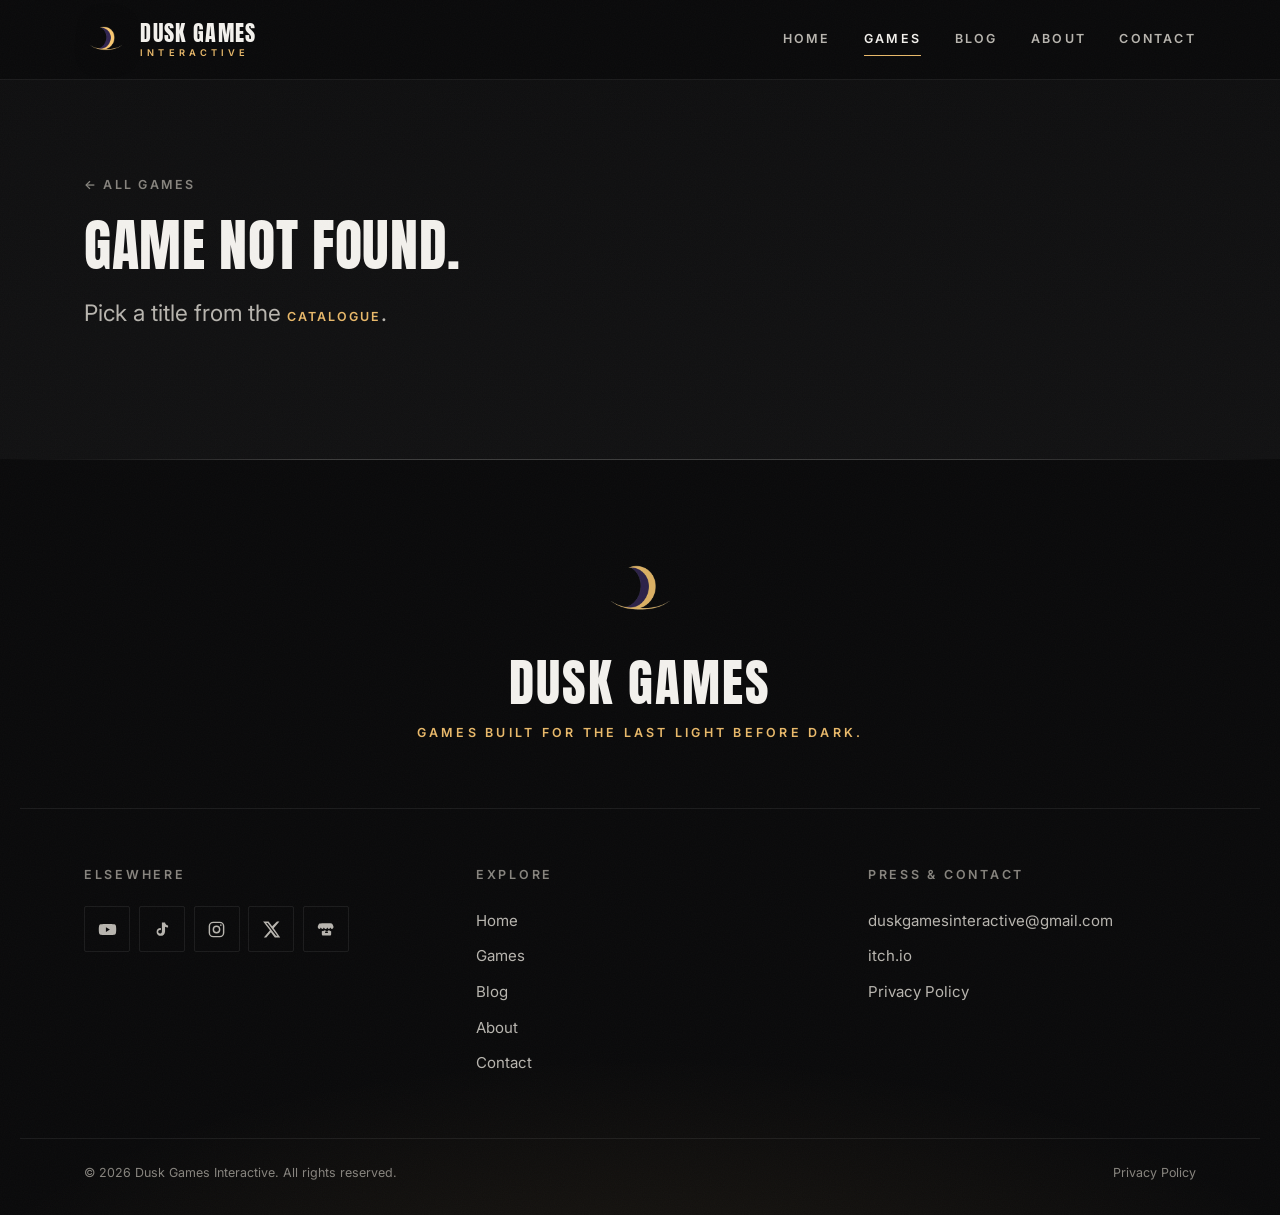
<file: game.html>
<!DOCTYPE html>
<html lang="en">
<head>
  <meta charset="UTF-8" />
  <meta name="viewport" content="width=device-width, initial-scale=1.0" />
  <title>Game — Dusk Games Interactive</title>
  <meta name="description" content="A game from Dusk Games Interactive." />
  <link rel="preconnect" href="https://fonts.googleapis.com" />
  <link rel="preconnect" href="https://fonts.gstatic.com" crossorigin />
  <link href="https://fonts.googleapis.com/css2?family=Anton&family=Inter:wght@400;500;600&display=swap" rel="stylesheet" />
  <link rel="stylesheet" href="css/style.css?v=31" />
  <link rel="icon" type="image/png" href="assets/images/logo.png" />
  <link rel="icon" href="assets/images/favicon.ico" sizes="any" />
  <link rel="apple-touch-icon" href="assets/images/apple-touch-icon.png" />
</head>
<body>

  <!-- ============ HEADER ============ -->
  <header class="site-header">
    <div class="wrap site-header__inner">
      <a class="brand" href="index.html" aria-label="Dusk Games Interactive — home">
        <img class="brand__logo" src="assets/images/logo.png" alt="" />
        <span class="brand__name">
          <span class="brand__name-main">Dusk Games</span>
          <span class="brand__name-sub">Interactive</span>
        </span>
      </a>
      <button class="nav-toggle" aria-label="Menu" aria-expanded="false" aria-controls="site-nav"><span></span><span></span><span></span></button>
      <nav class="site-nav" id="site-nav">
        <a href="index.html">Home</a>
        <a href="portfolio.html" aria-current="page">Games</a>
        <a href="blog.html">Blog</a>
        <a href="about.html">About</a>
        <a href="contact.html">Contact</a>
      </nav>
    </div>
  </header>

  <main>

  <!-- Everything below is rendered by js/game.js from the GAMES list
       in js/games.js, using ?slug= in the page URL. -->
  <div id="game-root"></div>

  </main>

  <!-- ============ FOOTER ============ -->
  <footer class="site-footer">
    <div class="wrap footer-statement">
      <img src="assets/images/logo.png" alt="" aria-hidden="true" />
      <p class="display footer-statement__mark">Dusk Games</p>
      <p class="footer-statement__line">Games built for the last light before dark.</p>
    </div>

    <div class="wrap site-footer__top">
      <div class="footer-brand">
        <h3>Elsewhere</h3>
        <div class="social-row">
          <a href="https://www.youtube.com/channel/UCMtXnmMAZY_C6TXKdPQK51w/" aria-label="YouTube" target="_blank" rel="noopener"><svg viewBox="0 0 24 24" fill="currentColor" aria-hidden="true"><path d="M23 12s0-3.3-.4-4.8a2.5 2.5 0 0 0-1.8-1.8C19.3 5 12 5 12 5s-7.3 0-8.8.4A2.5 2.5 0 0 0 1.4 7.2C1 8.7 1 12 1 12s0 3.3.4 4.8a2.5 2.5 0 0 0 1.8 1.8C4.7 19 12 19 12 19s7.3 0 8.8-.4a2.5 2.5 0 0 0 1.8-1.8C23 15.3 23 12 23 12Zm-13 3V9l5 3-5 3Z"/></svg></a>
          <a href="https://www.tiktok.com/@duskgamesinteractive" aria-label="TikTok" target="_blank" rel="noopener"><svg viewBox="0 0 24 24" fill="currentColor" aria-hidden="true"><path d="M16.5 3c.4 2.1 1.7 3.6 3.8 3.9v2.6c-1.4.1-2.7-.3-3.8-1v5.9c0 3.5-2.6 5.6-5.6 5.6-2.9 0-5.1-2.2-5.1-5 0-2.9 2.3-5 5.4-4.8v2.7c-.4-.1-.8-.2-1.2-.2-1.2 0-2.1.9-2.1 2.2 0 1.3 1 2.2 2.2 2.2 1.3 0 2.4-.9 2.4-2.7V3h4Z"/></svg></a>
          <a href="https://www.instagram.com/duskgames_/" aria-label="Instagram" target="_blank" rel="noopener"><svg viewBox="0 0 24 24" fill="none" stroke="currentColor" stroke-width="1.8" aria-hidden="true"><rect x="3" y="3" width="18" height="18" rx="5"/><circle cx="12" cy="12" r="4"/><circle cx="17.5" cy="6.5" r="1" fill="currentColor" stroke="none"/></svg></a>
          <a href="https://x.com/duskgames_" aria-label="X" target="_blank" rel="noopener"><svg viewBox="0 0 24 24" fill="currentColor" aria-hidden="true"><path d="M18.9 2H22l-7.3 8.3L23 22h-6.8l-5-6.5L5.4 22H2.3l7.8-8.9L1.4 2h6.9l4.5 6L18.9 2Zm-1.2 18h1.7L7.1 3.8H5.3L17.7 20Z"/></svg></a>
          <a href="https://dusk-studios.itch.io/" aria-label="itch.io" target="_blank" rel="noopener"><svg viewBox="0 0 24 24" fill="currentColor" aria-hidden="true"><path d="M3 4.5C2 5.6 1 7.6 1 8.4v.9c0 1.1.9 2 2 2 1 0 1.9-.9 1.9-2 0 1.1.8 2 1.9 2s1.9-.9 1.9-2c0 1.1.9 2 2 2h.4c1.1 0 2-.9 2-2 0 1.1.8 2 1.9 2s1.9-.9 1.9-2c0 1.1.9 2 1.9 2 1.1 0 2-.9 2-2v-.9c0-.8-1-2.8-2-3.9C19.4 4.2 16 4 12 4S4.6 4.2 3 4.5Zm5.9 8.1c-.6.9-1.5 1.5-2.6 1.5l-.2 0v3.8c0 .9.7 1.6 1.6 1.6h8.6c.9 0 1.6-.7 1.6-1.6v-3.8l-.2 0c-1.1 0-2-.6-2.6-1.5-.6.9-1.5 1.5-2.6 1.5s-2-.6-2.5-1.5c-.5.9-1.5 1.5-2.6 1.5Zm2.1 1.9h2c.5 0 .9.7.9 1.2s-1 .8-1.9.8-1.9-.3-1.9-.8.4-1.2.9-1.2Z"/></svg></a>
        </div>
      </div>

      <nav class="footer-col" aria-label="Explore">
        <h3>Explore</h3>
        <a href="index.html">Home</a>
        <a href="portfolio.html">Games</a>
        <a href="blog.html">Blog</a>
        <a href="about.html">About</a>
        <a href="contact.html">Contact</a>
      </nav>

      <nav class="footer-col" aria-label="Press and contact">
        <h3>Press &amp; contact</h3>
        <a href="mailto:duskgamesinteractive@gmail.com">duskgamesinteractive@gmail.com</a>
        <a href="https://dusk-studios.itch.io/" target="_blank" rel="noopener">itch.io</a>
        <a href="privacy.html">Privacy Policy</a>
      </nav>
    </div>

    <div class="wrap site-footer__bottom">
      <span>&copy; <span id="year"></span> Dusk Games Interactive. All rights reserved.</span>
      <a class="footer-privacy" href="privacy.html">Privacy Policy</a>
    </div>
  </footer>

  <script src="js/main.js?v=28"></script>
  <script src="js/games.js?v=28"></script>
  <script src="js/game.js?v=28"></script>
  <script>document.getElementById('year').textContent = new Date().getFullYear();</script>
</body>
</html>
</file>
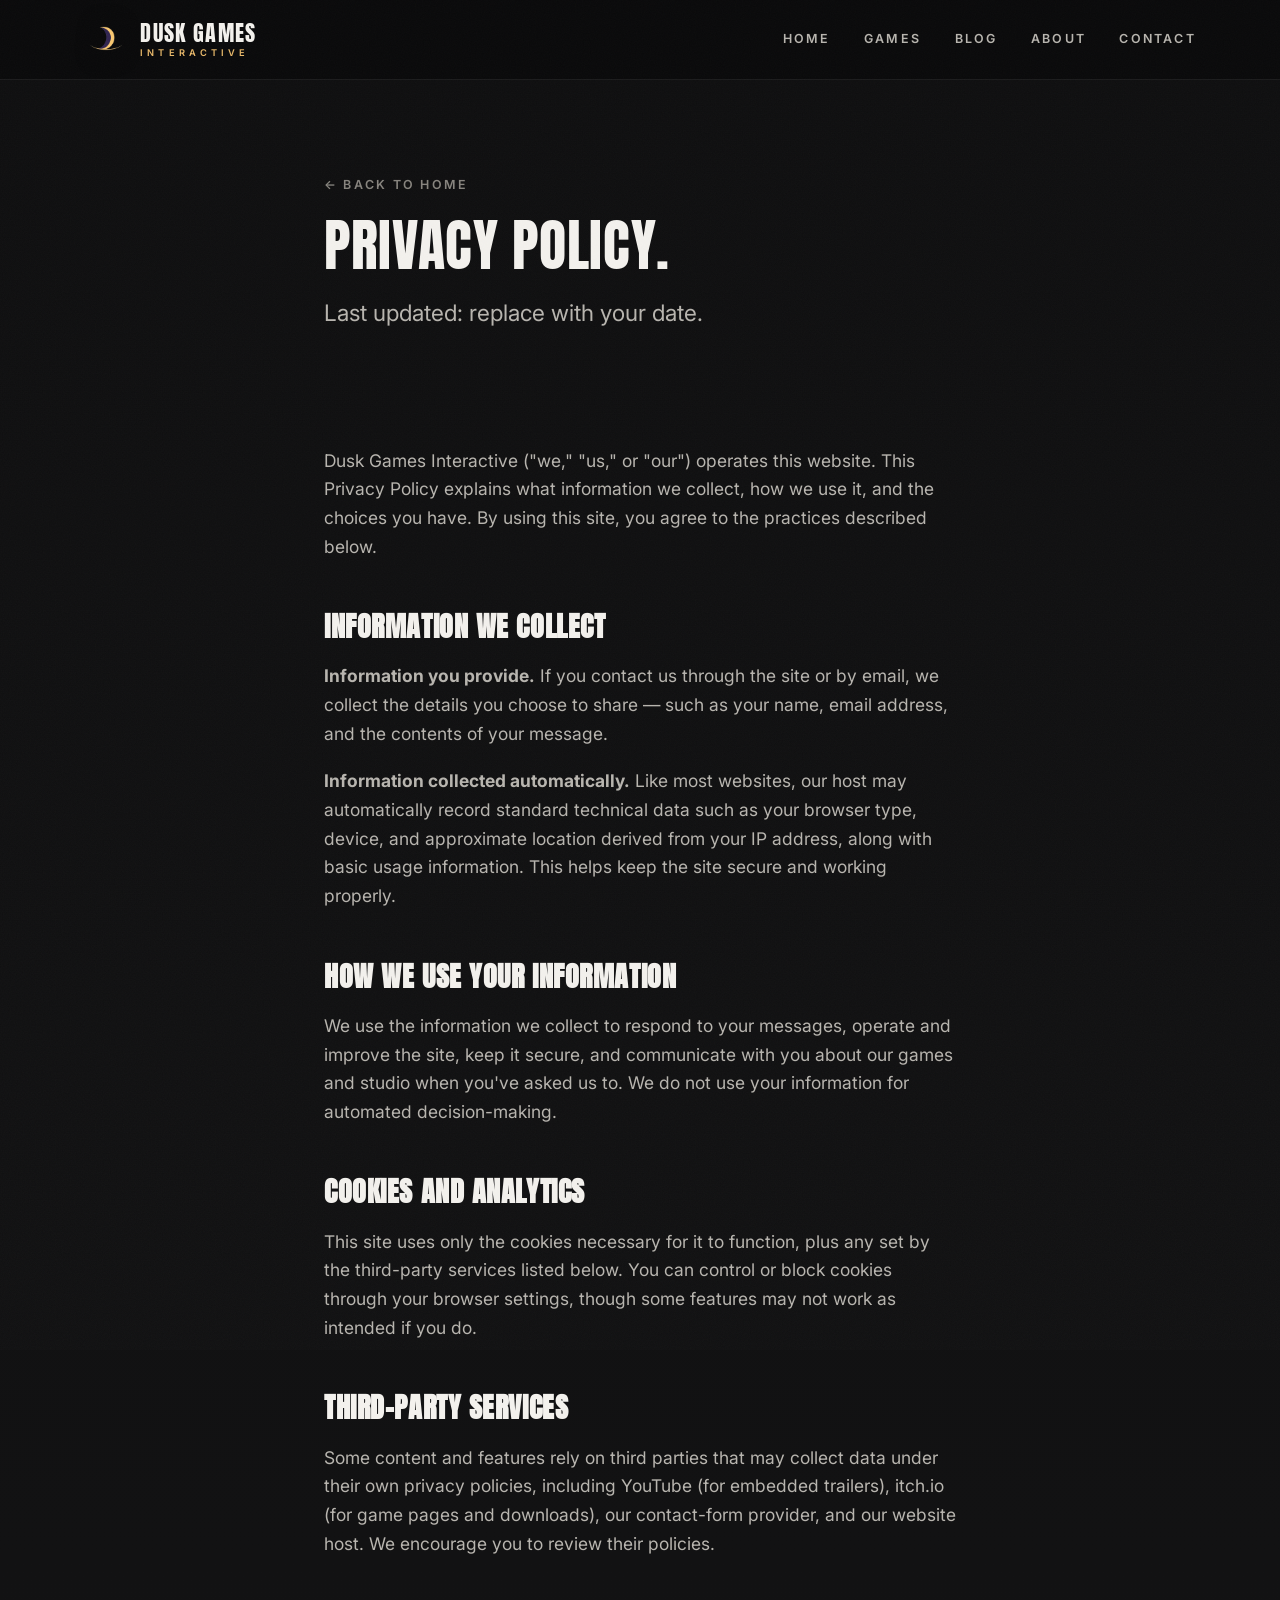
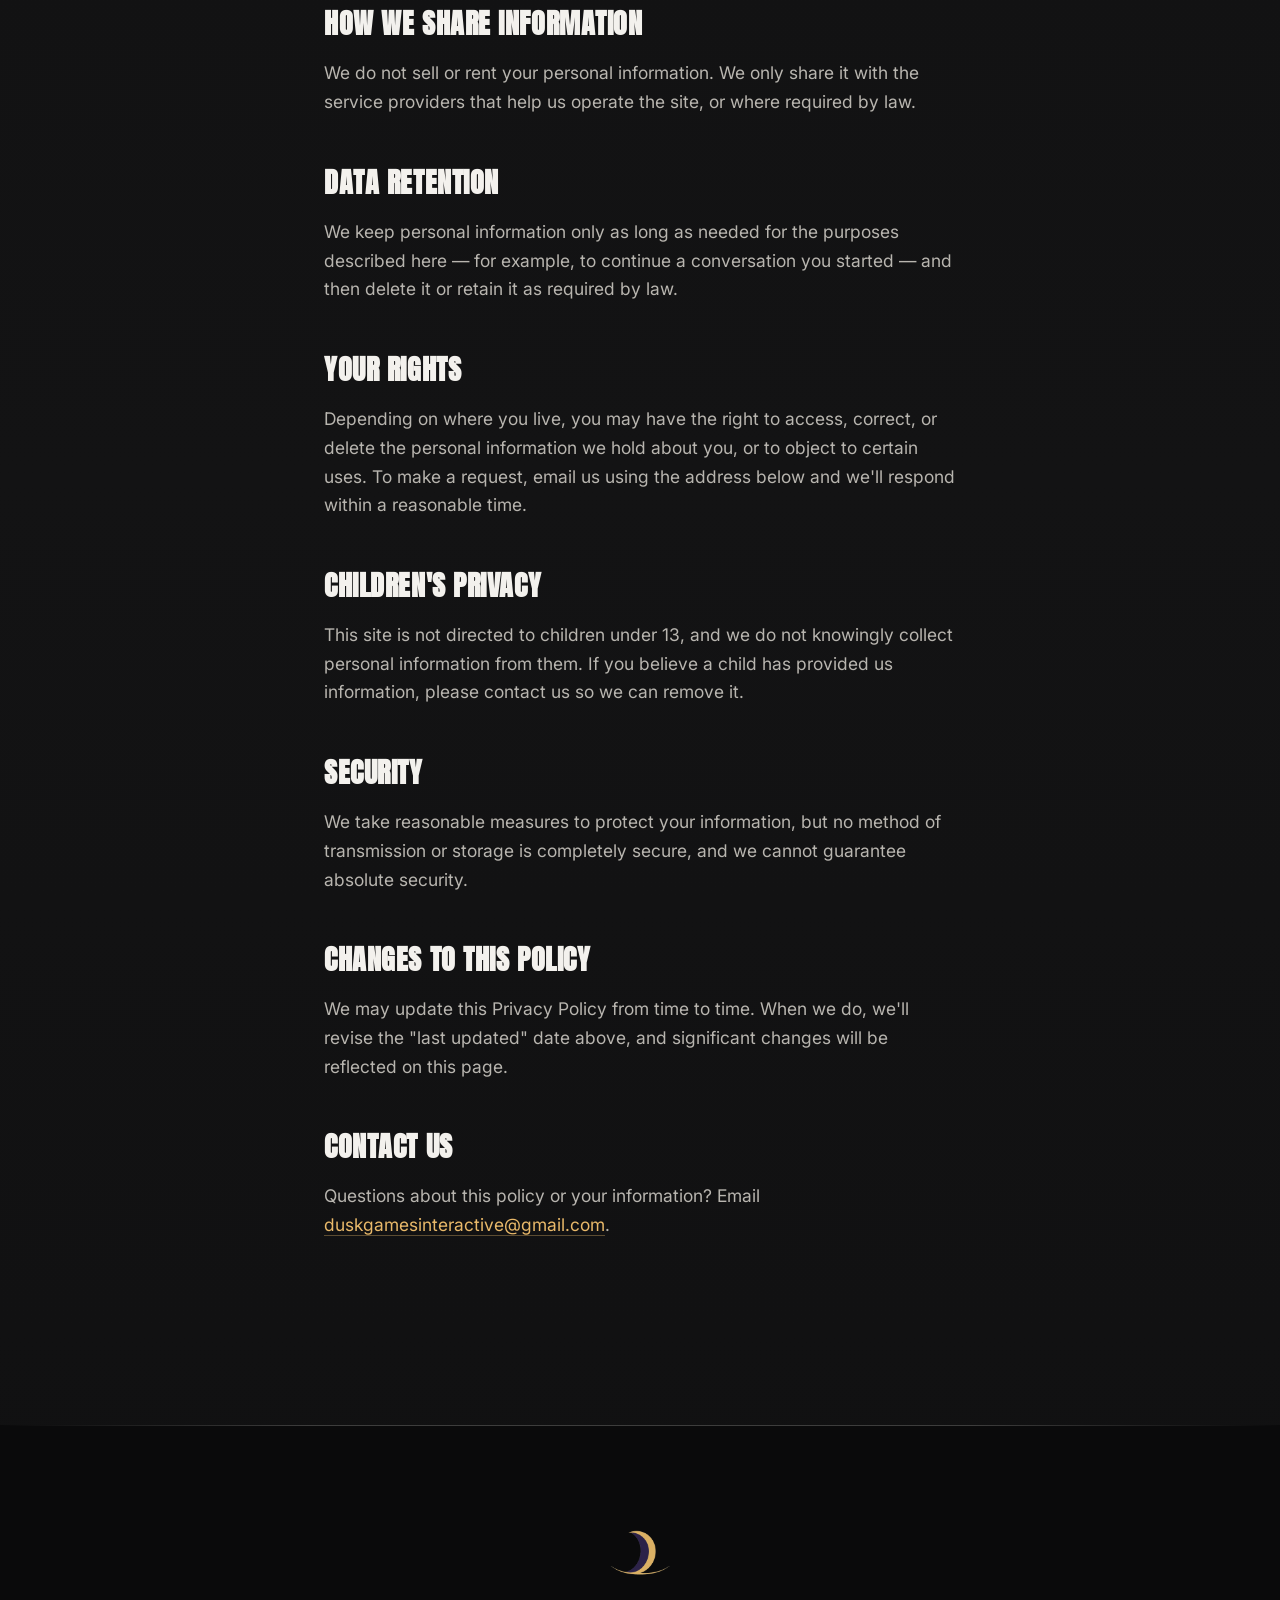
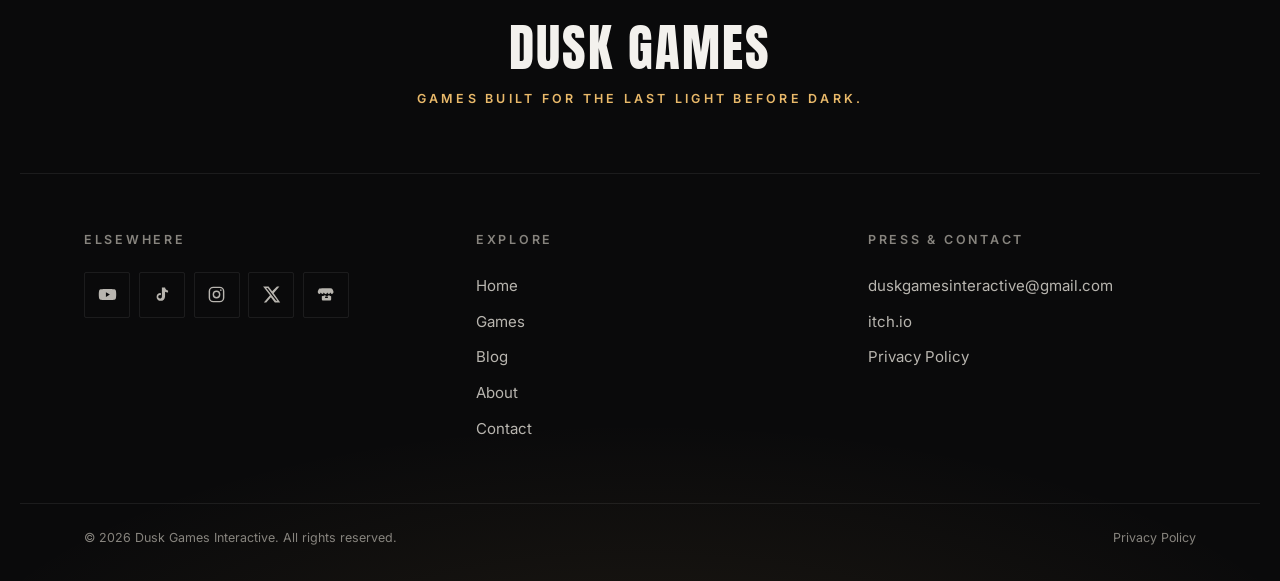
<file: privacy.html>
<!DOCTYPE html>
<html lang="en">
<head>
  <meta charset="UTF-8" />
  <meta name="viewport" content="width=device-width, initial-scale=1.0" />
  <title>Privacy Policy — Dusk Games Interactive</title>
  <meta name="description" content="Privacy policy for Dusk Games Interactive." />
  <link rel="preconnect" href="https://fonts.googleapis.com" />
  <link rel="preconnect" href="https://fonts.gstatic.com" crossorigin />
  <link href="https://fonts.googleapis.com/css2?family=Anton&family=Inter:wght@400;500;600&display=swap" rel="stylesheet" />
  <link rel="stylesheet" href="css/style.css?v=31" />
  <link rel="icon" type="image/png" href="assets/images/logo.png" />
  <link rel="icon" href="assets/images/favicon.ico" sizes="any" />
  <link rel="apple-touch-icon" href="assets/images/apple-touch-icon.png" />
</head>
<body>

  <!-- ============ HEADER ============ -->
  <header class="site-header">
    <div class="wrap site-header__inner">
      <a class="brand" href="index.html" aria-label="Dusk Games Interactive — home">
        <img class="brand__logo" src="assets/images/logo.png" alt="" />
        <span class="brand__name">
          <span class="brand__name-main">Dusk Games</span>
          <span class="brand__name-sub">Interactive</span>
        </span>
      </a>
      <button class="nav-toggle" aria-label="Menu" aria-expanded="false" aria-controls="site-nav"><span></span><span></span><span></span></button>
      <nav class="site-nav" id="site-nav">
        <a href="index.html">Home</a>
        <a href="portfolio.html">Games</a>
        <a href="blog.html">Blog</a>
        <a href="about.html">About</a>
        <a href="contact.html">Contact</a>
      </nav>
    </div>
  </header>

  <main>

  <section class="page-head">
    <div class="wrap wrap--narrow">
      <a class="backlink" href="index.html">&larr; Back to home</a>
      <h1 class="display page-head__title">Privacy Policy.</h1>
      <p class="page-head__lede">Last updated: replace with your date.</p>
    </div>
  </section>

  <section class="section--tight">
    <div class="wrap wrap--narrow">
      <div class="prose">
<p>Dusk Games Interactive ("we," "us," or "our") operates this website. This Privacy Policy explains what information we collect, how we use it, and the choices you have. By using this site, you agree to the practices described below.</p>
        <h2>Information We Collect</h2>
        <p><strong>Information you provide.</strong> If you contact us through the site or by email, we collect the details you choose to share — such as your name, email address, and the contents of your message.</p>
        <p><strong>Information collected automatically.</strong> Like most websites, our host may automatically record standard technical data such as your browser type, device, and approximate location derived from your IP address, along with basic usage information. This helps keep the site secure and working properly.</p>
        <h2>How We Use Your Information</h2>
        <p>We use the information we collect to respond to your messages, operate and improve the site, keep it secure, and communicate with you about our games and studio when you've asked us to. We do not use your information for automated decision-making.</p>
        <h2>Cookies and Analytics</h2>
        <p>This site uses only the cookies necessary for it to function, plus any set by the third-party services listed below. You can control or block cookies through your browser settings, though some features may not work as intended if you do.</p>
        <h2>Third-Party Services</h2>
        <p>Some content and features rely on third parties that may collect data under their own privacy policies, including YouTube (for embedded trailers), itch.io (for game pages and downloads), our contact-form provider, and our website host. We encourage you to review their policies.</p>
        <h2>How We Share Information</h2>
        <p>We do not sell or rent your personal information. We only share it with the service providers that help us operate the site, or where required by law.</p>
        <h2>Data Retention</h2>
        <p>We keep personal information only as long as needed for the purposes described here — for example, to continue a conversation you started — and then delete it or retain it as required by law.</p>
        <h2>Your Rights</h2>
        <p>Depending on where you live, you may have the right to access, correct, or delete the personal information we hold about you, or to object to certain uses. To make a request, email us using the address below and we'll respond within a reasonable time.</p>
        <h2>Children's Privacy</h2>
        <p>This site is not directed to children under 13, and we do not knowingly collect personal information from them. If you believe a child has provided us information, please contact us so we can remove it.</p>
        <h2>Security</h2>
        <p>We take reasonable measures to protect your information, but no method of transmission or storage is completely secure, and we cannot guarantee absolute security.</p>
        <h2>Changes to This Policy</h2>
        <p>We may update this Privacy Policy from time to time. When we do, we'll revise the "last updated" date above, and significant changes will be reflected on this page.</p>
        <h2>Contact Us</h2>
        <p>Questions about this policy or your information? Email <a href="mailto:duskgamesinteractive@gmail.com">duskgamesinteractive@gmail.com</a>.</p>
      </div>
    </div>
  </section>

  </main>

  <!-- ============ FOOTER ============ -->
  <footer class="site-footer">
    <div class="wrap footer-statement">
      <img src="assets/images/logo.png" alt="" aria-hidden="true" />
      <p class="display footer-statement__mark">Dusk Games</p>
      <p class="footer-statement__line">Games built for the last light before dark.</p>
    </div>

    <div class="wrap site-footer__top">
      <div class="footer-brand">
        <h3>Elsewhere</h3>
        <div class="social-row">
          <a href="https://www.youtube.com/channel/UCMtXnmMAZY_C6TXKdPQK51w/" aria-label="YouTube" target="_blank" rel="noopener"><svg viewBox="0 0 24 24" fill="currentColor" aria-hidden="true"><path d="M23 12s0-3.3-.4-4.8a2.5 2.5 0 0 0-1.8-1.8C19.3 5 12 5 12 5s-7.3 0-8.8.4A2.5 2.5 0 0 0 1.4 7.2C1 8.7 1 12 1 12s0 3.3.4 4.8a2.5 2.5 0 0 0 1.8 1.8C4.7 19 12 19 12 19s7.3 0 8.8-.4a2.5 2.5 0 0 0 1.8-1.8C23 15.3 23 12 23 12Zm-13 3V9l5 3-5 3Z"/></svg></a>
          <a href="https://www.tiktok.com/@duskgamesinteractive" aria-label="TikTok" target="_blank" rel="noopener"><svg viewBox="0 0 24 24" fill="currentColor" aria-hidden="true"><path d="M16.5 3c.4 2.1 1.7 3.6 3.8 3.9v2.6c-1.4.1-2.7-.3-3.8-1v5.9c0 3.5-2.6 5.6-5.6 5.6-2.9 0-5.1-2.2-5.1-5 0-2.9 2.3-5 5.4-4.8v2.7c-.4-.1-.8-.2-1.2-.2-1.2 0-2.1.9-2.1 2.2 0 1.3 1 2.2 2.2 2.2 1.3 0 2.4-.9 2.4-2.7V3h4Z"/></svg></a>
          <a href="https://www.instagram.com/duskgames_/" aria-label="Instagram" target="_blank" rel="noopener"><svg viewBox="0 0 24 24" fill="none" stroke="currentColor" stroke-width="1.8" aria-hidden="true"><rect x="3" y="3" width="18" height="18" rx="5"/><circle cx="12" cy="12" r="4"/><circle cx="17.5" cy="6.5" r="1" fill="currentColor" stroke="none"/></svg></a>
          <a href="https://x.com/duskgames_" aria-label="X" target="_blank" rel="noopener"><svg viewBox="0 0 24 24" fill="currentColor" aria-hidden="true"><path d="M18.9 2H22l-7.3 8.3L23 22h-6.8l-5-6.5L5.4 22H2.3l7.8-8.9L1.4 2h6.9l4.5 6L18.9 2Zm-1.2 18h1.7L7.1 3.8H5.3L17.7 20Z"/></svg></a>
          <a href="https://dusk-studios.itch.io/" aria-label="itch.io" target="_blank" rel="noopener"><svg viewBox="0 0 24 24" fill="currentColor" aria-hidden="true"><path d="M3 4.5C2 5.6 1 7.6 1 8.4v.9c0 1.1.9 2 2 2 1 0 1.9-.9 1.9-2 0 1.1.8 2 1.9 2s1.9-.9 1.9-2c0 1.1.9 2 2 2h.4c1.1 0 2-.9 2-2 0 1.1.8 2 1.9 2s1.9-.9 1.9-2c0 1.1.9 2 1.9 2 1.1 0 2-.9 2-2v-.9c0-.8-1-2.8-2-3.9C19.4 4.2 16 4 12 4S4.6 4.2 3 4.5Zm5.9 8.1c-.6.9-1.5 1.5-2.6 1.5l-.2 0v3.8c0 .9.7 1.6 1.6 1.6h8.6c.9 0 1.6-.7 1.6-1.6v-3.8l-.2 0c-1.1 0-2-.6-2.6-1.5-.6.9-1.5 1.5-2.6 1.5s-2-.6-2.5-1.5c-.5.9-1.5 1.5-2.6 1.5Zm2.1 1.9h2c.5 0 .9.7.9 1.2s-1 .8-1.9.8-1.9-.3-1.9-.8.4-1.2.9-1.2Z"/></svg></a>
        </div>
      </div>

      <nav class="footer-col" aria-label="Explore">
        <h3>Explore</h3>
        <a href="index.html">Home</a>
        <a href="portfolio.html">Games</a>
        <a href="blog.html">Blog</a>
        <a href="about.html">About</a>
        <a href="contact.html">Contact</a>
      </nav>

      <nav class="footer-col" aria-label="Press and contact">
        <h3>Press &amp; contact</h3>
        <a href="mailto:duskgamesinteractive@gmail.com">duskgamesinteractive@gmail.com</a>
        <a href="https://dusk-studios.itch.io/" target="_blank" rel="noopener">itch.io</a>
        <a href="privacy.html">Privacy Policy</a>
      </nav>
    </div>

    <div class="wrap site-footer__bottom">
      <span>&copy; <span id="year"></span> Dusk Games Interactive. All rights reserved.</span>
      <a class="footer-privacy" href="privacy.html">Privacy Policy</a>
    </div>
  </footer>

  <script src="js/main.js?v=28"></script>
  <script>document.getElementById('year').textContent = new Date().getFullYear();</script>
</body>
</html>
</file>
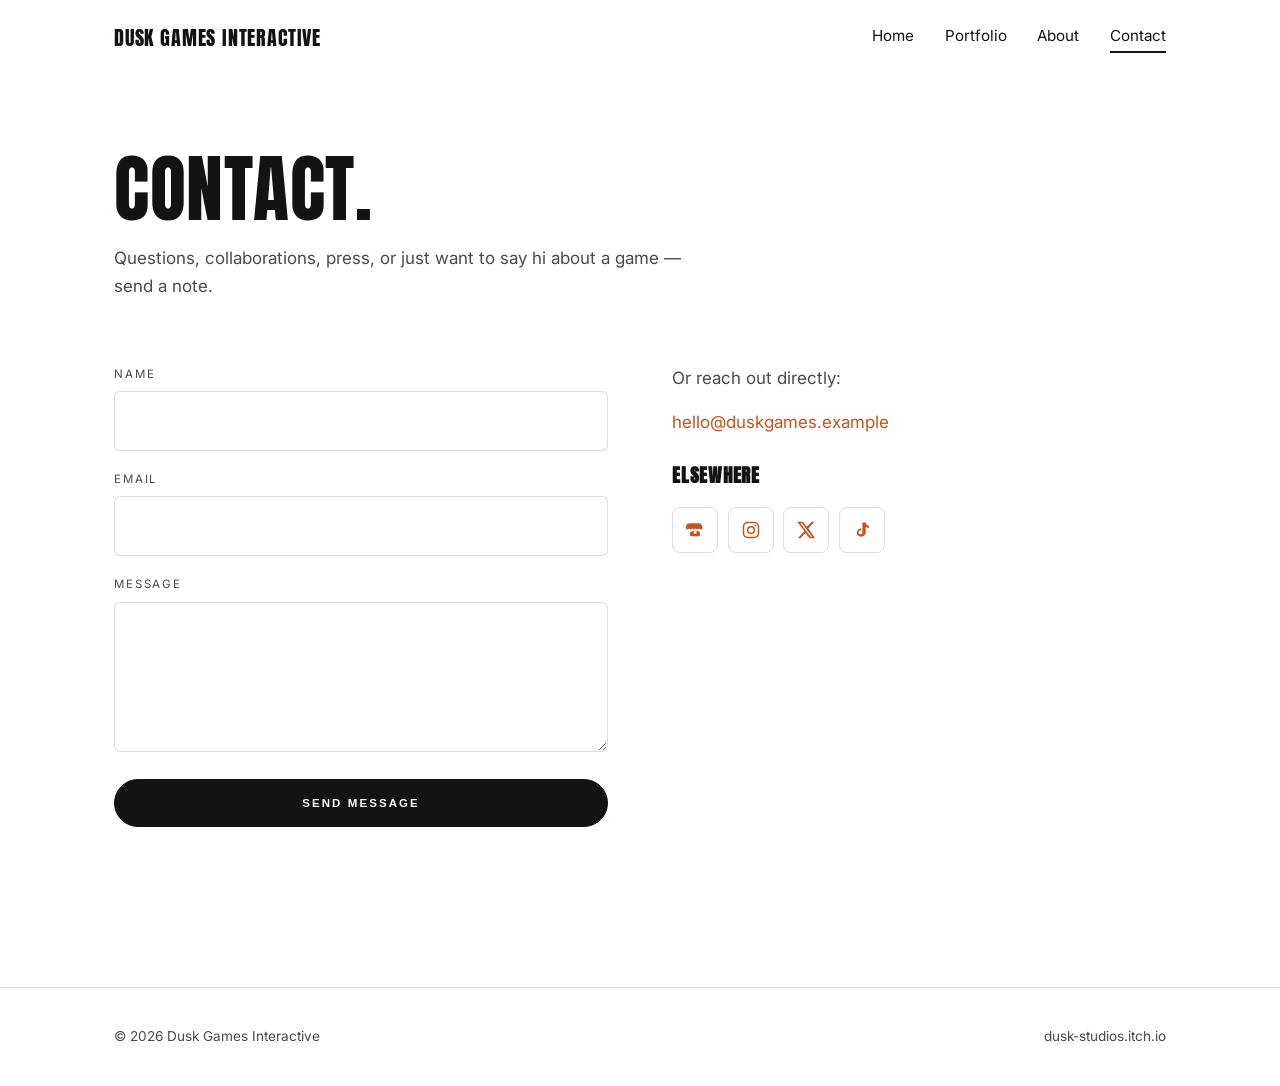
<file: dusk-games-site/dusk-site/contact.html>
<!DOCTYPE html>
<html lang="en">
<head>
  <meta charset="UTF-8" />
  <meta name="viewport" content="width=device-width, initial-scale=1.0" />
  <title>Contact — Dusk Games Interactive</title>
  <meta name="description" content="Get in touch with Dusk Games Interactive." />
  <link rel="preconnect" href="https://fonts.googleapis.com" />
  <link rel="preconnect" href="https://fonts.gstatic.com" crossorigin />
  <link href="https://fonts.googleapis.com/css2?family=Anton&family=Inter:wght@400;500;600&display=swap" rel="stylesheet" />
  <link rel="stylesheet" href="css/style.css" />
</head>
<body>

  <header class="site-header on-white">
    <div class="wrap site-header__inner">
      <a class="wordmark" href="index.html">Dusk Games Interactive</a>
      <button class="nav-toggle" aria-label="Menu" aria-expanded="false"><span></span><span></span><span></span></button>
      <nav class="site-nav">
        <a href="index.html">Home</a>
        <a href="portfolio.html">Portfolio</a>
        <a href="about.html">About</a>
        <a href="contact.html" aria-current="page">Contact</a>
      </nav>
    </div>
  </header>

  <section class="page-head">
    <div class="wrap">
      <h1 class="display page-head__title">Contact.</h1>
      <p class="page-head__lede">Questions, collaborations, press, or just want to say hi about a game — send a note.</p>
    </div>
  </section>

  <section class="contact">
    <div class="wrap contact__grid">

      <!-- ============ CONTACT FORM ============
           GitHub Pages is static, so the form is submitted through Formspree (free).
           1. Make an account at https://formspree.io
           2. Create a form and copy its endpoint (looks like https://formspree.io/f/abcdwxyz)
           3. Paste it into the action="" below.
           Until then the form won't send. Prefer no form? Delete this block and
           keep the "Or reach out directly" panel. -->
      <div>
        <form action="https://formspree.io/f/YOUR_FORM_ID" method="POST">
          <div class="field">
            <label for="name">Name</label>
            <input id="name" name="name" type="text" required />
          </div>
          <div class="field">
            <label for="email">Email</label>
            <input id="email" name="email" type="email" required />
          </div>
          <div class="field">
            <label for="message">Message</label>
            <textarea id="message" name="message" required></textarea>
          </div>
          <button class="btn btn--block" type="submit">Send message</button>
        </form>
      </div>

      <!-- ============ DIRECT ============ -->
      <div class="contact__direct">
        <p class="page-head__lede" style="margin-top:0">Or reach out directly:</p>
        <p><a href="mailto:hello@duskgames.example">hello@duskgames.example</a></p>
        <div class="about__socials" style="margin-top:1.5rem">
          <h3>Elsewhere</h3>
          <div class="social-row">
            <a href="https://dusk-studios.itch.io/" aria-label="itch.io" target="_blank" rel="noopener">
              <svg viewBox="0 0 24 24" fill="currentColor"><path d="M3 4.5C2 5.6 1 7.6 1 8.4v.9c0 1.1.9 2 2 2 1 0 1.9-.9 1.9-2 0 1.1.8 2 1.9 2s1.9-.9 1.9-2c0 1.1.9 2 2 2h.4c1.1 0 2-.9 2-2 0 1.1.8 2 1.9 2s1.9-.9 1.9-2c0 1.1.9 2 1.9 2 1.1 0 2-.9 2-2v-.9c0-.8-1-2.8-2-3.9C19.4 4.2 16 4 12 4S4.6 4.2 3 4.5Zm5.9 8.1c-.6.9-1.5 1.5-2.6 1.5l-.2 0v3.8c0 .9.7 1.6 1.6 1.6h8.6c.9 0 1.6-.7 1.6-1.6v-3.8l-.2 0c-1.1 0-2-.6-2.6-1.5-.6.9-1.5 1.5-2.6 1.5s-2-.6-2.5-1.5c-.5.9-1.5 1.5-2.6 1.5Zm2.1 1.9h2c.5 0 .9.7.9 1.2s-1 .8-1.9.8-1.9-.3-1.9-.8.4-1.2.9-1.2Z"/></svg>
            </a>
            <a href="#" aria-label="Instagram" target="_blank" rel="noopener">
              <svg viewBox="0 0 24 24" fill="none" stroke="currentColor" stroke-width="1.8"><rect x="3" y="3" width="18" height="18" rx="5"/><circle cx="12" cy="12" r="4"/><circle cx="17.5" cy="6.5" r="1" fill="currentColor" stroke="none"/></svg>
            </a>
            <a href="#" aria-label="X" target="_blank" rel="noopener">
              <svg viewBox="0 0 24 24" fill="currentColor"><path d="M18.9 2H22l-7.3 8.3L23 22h-6.8l-5-6.5L5.4 22H2.3l7.8-8.9L1.4 2h6.9l4.5 6L18.9 2Zm-1.2 18h1.7L7.1 3.8H5.3L17.7 20Z"/></svg>
            </a>
            <a href="#" aria-label="TikTok" target="_blank" rel="noopener">
              <svg viewBox="0 0 24 24" fill="currentColor"><path d="M16.5 3c.4 2.1 1.7 3.6 3.8 3.9v2.6c-1.4.1-2.7-.3-3.8-1v5.9c0 3.5-2.6 5.6-5.6 5.6-2.9 0-5.1-2.2-5.1-5 0-2.9 2.3-5 5.4-4.8v2.7c-.4-.1-.8-.2-1.2-.2-1.2 0-2.1.9-2.1 2.2 0 1.3 1 2.2 2.2 2.2 1.3 0 2.4-.9 2.4-2.7V3h4Z"/></svg>
            </a>
          </div>
        </div>
      </div>

    </div>
  </section>

  <footer class="site-footer">
    <div class="wrap site-footer__inner">
      <span>© <span id="year"></span> Dusk Games Interactive</span>
      <a href="https://dusk-studios.itch.io/" target="_blank" rel="noopener">dusk-studios.itch.io</a>
    </div>
  </footer>

  <script src="js/main.js"></script>
  <script>document.getElementById('year').textContent = new Date().getFullYear();</script>
</body>
</html>
</file>
<file: css/style.css>
/* =========================================================
   DUSK GAMES INTERACTIVE
   Design system + site styles.

   Art direction: the last light before dark. The palette is
   taken from the studio key art — a gold crescent over a deep
   indigo dusk. Near-black grounds, barely-violet surfaces, one
   warm accent used sparingly. Light emerges from darkness; it
   never floods it.

   Structure:
     01 tokens
     02 reset + base
     03 typography
     04 layout primitives
     05 buttons + links
     06 header / nav
     07 hero
     08 sections + dividers
     09 game cards + catalogue
     10 featured game
     11 reel / video
     12 quotes
     13 blog
     14 about / contact / legal
     15 game detail
     16 footer
     17 motion
     18 devlog (long-form)
     19 responsive
   ========================================================= */

/* =========================================================
   01 TOKENS
   ========================================================= */
:root {
  /* ---- ground: charcoal. Neutral greys, no colour cast — the gold
     is the only hue on the page, which is what keeps it an accent. ---- */
  --ink-900: #0A0A0B;   /* deepest — header, footer, letterbox */
  --ink-800: #0F0F10;   /* page base                           */
  --ink-700: #131314;   /* page foot of gradient               */
  --ink-600: #17171A;   /* banded section                      */
  --ink-500: #1C1C1F;   /* card / input surface                */
  --ink-400: #242428;   /* raised, hover                       */
  --ink-300: #2F2F34;   /* strongest lift                      */

  /* ---- light: the moon ---- */
  --gold-300: #F6DCA8;  /* highlight                           */
  --gold-400: #E9B96A;  /* the accent                          */
  --gold-500: #C8934A;  /* pressed / deep                      */
  --gold-rgb: 233 185 106;
  --ember:    #D9773C;  /* horizon, used almost never          */

  /* ---- type ---- */
  --text-0: #F3F1ED;    /* headings, lead                      */
  --text-1: #B8B5AF;    /* body                                */
  --text-2: #87847E;    /* meta, captions                      */
  --text-rgb: 243 241 237;

  /* ---- lines: hairlines only, never boxes ---- */
  --line:        rgb(243 241 237 / .08);
  --line-hover:  rgb(243 241 237 / .16);
  --line-strong: rgb(243 241 237 / .22);

  /* ---- atmosphere ---- */
  --scrim-rgb: 10 10 11;
  --overlay:   rgb(10 10 11 / .96);
  --wash:      rgb(243 241 237 / .03);
  --wash-2:    rgb(243 241 237 / .06);
  --shadow-rgb: 0 0 0;

  /* ---- state ---- */
  --ok:     #7FC9A0;
  --danger: #E08276;

  /* ---- type scale ---- */
  --font-display: 'Anton', Impact, 'Arial Narrow Bold', sans-serif;
  --font-body: 'Inter', -apple-system, BlinkMacSystemFont, 'Segoe UI', sans-serif;

  --step--1: clamp(.72rem, .7rem + .1vw, .78rem);
  --step-0:  clamp(1rem, .97rem + .15vw, 1.09rem);
  --step-1:  clamp(1.18rem, 1.1rem + .4vw, 1.45rem);
  --step-2:  clamp(1.35rem, 1.2rem + .7vw, 1.8rem);
  --step-3:  clamp(1.65rem, 1.35rem + 1.3vw, 2.5rem);
  --step-4:  clamp(2.1rem, 1.55rem + 2.4vw, 3.5rem);
  --step-5:  clamp(2.5rem, 1.7rem + 3.6vw, 4.9rem);

  /* ---- space ---- */
  --gutter: clamp(20px, 5vw, 80px);
  --wrap: 1240px;
  --wrap-narrow: 760px;
  --section: clamp(4.5rem, 9vw, 9rem);
  --section-tight: clamp(3rem, 6vw, 5.5rem);

  /* ---- shape + motion ---- */
  --radius: 2px;
  --ease: cubic-bezier(.22, .61, .36, 1);
  --ease-out: cubic-bezier(.16, 1, .3, 1);
  --dur: .25s;
  --dur-slow: .55s;
}

/* =========================================================
   02 RESET + BASE
   ========================================================= */
*, *::before, *::after { box-sizing: border-box; }

html {
  -webkit-text-size-adjust: 100%;
  scroll-behavior: smooth;
  background: var(--ink-800);
}

body {
  margin: 0;
  font-family: var(--font-body);
  font-size: var(--step-0);
  line-height: 1.65;
  color: var(--text-1);
  background:
    linear-gradient(180deg, var(--ink-800) 0%, var(--ink-700) 55%, var(--ink-800) 100%);
  -webkit-font-smoothing: antialiased;
  -moz-osx-font-smoothing: grayscale;
  overflow-x: hidden;
}

/* Film grain. A single tiny SVG, fixed to the viewport, sitting
   over everything at very low opacity. It is what stops large
   flat dark areas from looking like flat dark rectangles. */
body::after {
  content: "";
  position: fixed; inset: -50%;
  pointer-events: none; z-index: 9999;
  opacity: .028;
  background-image: url("data:image/svg+xml,%3Csvg xmlns='http://www.w3.org/2000/svg' width='160' height='160'%3E%3Cfilter id='n'%3E%3CfeTurbulence type='fractalNoise' baseFrequency='.85' numOctaves='3'/%3E%3C/filter%3E%3Crect width='160' height='160' filter='url(%23n)'/%3E%3C/svg%3E");
}

img { max-width: 100%; display: block; }
a { color: inherit; }
button { font: inherit; }

::selection { background: var(--gold-400); color: var(--ink-900); }

:focus-visible {
  outline: 2px solid var(--gold-400);
  outline-offset: 3px;
  border-radius: 1px;
}

/* =========================================================
   03 TYPOGRAPHY
   ========================================================= */
.display {
  font-family: var(--font-display);
  font-weight: 400;
  text-transform: uppercase;
  line-height: .9;
  letter-spacing: .012em;
  color: var(--text-0);
  margin: 0;
  text-wrap: balance;
}

/* the one place colour touches a headline */
.display .em {
  font-style: normal;
  color: var(--gold-400);
}

/* small caps label — the workhorse for meta, eyebrows, nav */
.eyebrow {
  font-size: var(--step--1);
  font-weight: 600;
  letter-spacing: .24em;
  text-transform: uppercase;
  color: var(--text-2);
  margin: 0 0 1.2rem;
}
.eyebrow--gold { color: var(--gold-400); }

/* a label with a rule running off it */
.eyebrow--rule {
  display: flex; align-items: center; gap: 1rem;
}
.eyebrow--rule::after {
  content: ""; flex: 1; height: 1px;
  background: linear-gradient(90deg, var(--line-strong), transparent);
}

.lede {
  font-size: var(--step-1);
  line-height: 1.5;
  color: var(--text-0);
  max-width: 34ch;
  text-wrap: balance;
}

p { margin: 0 0 1.15rem; }
p:last-child { margin-bottom: 0; }

/* =========================================================
   04 LAYOUT PRIMITIVES
   ========================================================= */
.wrap {
  width: 100%;
  max-width: var(--wrap);
  margin: 0 auto;
  padding-inline: var(--gutter);
}
.wrap--narrow { max-width: var(--wrap-narrow); }

.section { padding-block: var(--section); position: relative; }
.section--tight { padding-block: var(--section-tight); }

/* banded section: a half-step lift plus hairlines, never a box */
.section--band {
  background: var(--ink-600);
  border-block: 1px solid var(--line);
}

/* a section whose top edge dissolves into the one above it */
.section--fade { background: linear-gradient(180deg, var(--ink-600), transparent); }

.section__head {
  display: flex; align-items: baseline; justify-content: space-between;
  gap: 1.5rem 2rem; flex-wrap: wrap;
  margin-bottom: clamp(2rem, 4vw, 3.25rem);
  padding-bottom: 1.1rem;
  border-bottom: 1px solid var(--line);
}
.section__title { font-size: var(--step-3); }

/* =========================================================
   05 BUTTONS + LINKS
   ========================================================= */
.btn {
  display: inline-flex; align-items: center; justify-content: center;
  gap: .6rem;
  padding: 1rem 2rem;
  font-size: var(--step--1);
  font-weight: 600;
  letter-spacing: .18em;
  text-transform: uppercase;
  text-decoration: none;
  color: var(--text-0);
  background: transparent;
  border: 1px solid var(--line-strong);
  border-radius: var(--radius);
  cursor: pointer;
  position: relative;
  overflow: hidden;
  transition: color var(--dur) var(--ease), border-color var(--dur) var(--ease),
              transform var(--dur) var(--ease);
}
/* the fill wipes in from the left rather than snapping on */
.btn::before {
  content: ""; position: absolute; inset: 0;
  background: var(--gold-400);
  transform: scaleX(0); transform-origin: left center;
  transition: transform var(--dur-slow) var(--ease-out);
  z-index: -1;
}
.btn > * { position: relative; }
.btn:hover {
  color: var(--ink-900);
  border-color: var(--gold-400);
  transform: translateY(-2px);
}
.btn:hover::before { transform: scaleX(1); }
.btn:active { transform: translateY(0); }

.btn--primary { border-color: var(--gold-400); color: var(--gold-300); }
.btn--ghost { border-color: var(--line); color: var(--text-1); }
.btn--ghost:hover { color: var(--ink-900); }
.btn--block { width: 100%; }

/* text link that underlines from the left */
.link {
  position: relative;
  text-decoration: none;
  color: var(--gold-400);
  font-size: var(--step--1);
  font-weight: 600;
  letter-spacing: .16em;
  text-transform: uppercase;
  white-space: nowrap;
  padding-bottom: 3px;
}
.link::after {
  content: ""; position: absolute; left: 0; bottom: 0;
  width: 100%; height: 1px; background: currentColor;
  transform: scaleX(0); transform-origin: left center;
  transition: transform var(--dur) var(--ease);
}
.link:hover::after { transform: scaleX(1); }

/* inline prose link */
.prose a { color: var(--gold-400); text-decoration: none; border-bottom: 1px solid rgb(var(--gold-rgb) / .35); transition: border-color var(--dur) var(--ease); }
.prose a:hover { border-bottom-color: var(--gold-400); }

/* =========================================================
   06 HEADER / NAV
   ========================================================= */
.site-header {
  position: sticky; top: 0; z-index: 100;
  border-bottom: 1px solid transparent;
  transition: background-color var(--dur-slow) var(--ease),
              border-color var(--dur-slow) var(--ease),
              backdrop-filter var(--dur-slow) var(--ease);
}
.site-header__inner {
  position: relative;
  display: flex; align-items: center; justify-content: space-between;
  gap: 1.5rem;
  padding-block: 1.1rem;
}

/* solid by default (interior pages), transparent over a hero */
.site-header { background-color: var(--ink-900); border-bottom-color: var(--line); }
body:has(.hero) .site-header { background-color: transparent; border-bottom-color: transparent; }

.site-header.is-scrolled,
body:has(.hero) .site-header.is-scrolled {
  background-color: rgb(var(--scrim-rgb) / .78);
  -webkit-backdrop-filter: blur(16px) saturate(120%);
  backdrop-filter: blur(16px) saturate(120%);
  border-bottom-color: var(--line);
}

.brand { display: inline-flex; align-items: center; gap: .8rem; text-decoration: none; }
.brand__logo {
  height: clamp(34px, 3.4vw, 44px); width: auto;
  filter: drop-shadow(0 2px 12px rgb(var(--shadow-rgb) / .6));
  transition: transform var(--dur-slow) var(--ease);
}
.brand:hover .brand__logo { transform: rotate(-8deg); }
.brand__name {
  display: inline-flex; flex-direction: column; line-height: 1;
  white-space: nowrap;
}
.brand__name-main {
  font-family: var(--font-display);
  text-transform: uppercase;
  color: var(--text-0);
  letter-spacing: .06em;
  font-size: clamp(1.05rem, 1.9vw, 1.4rem);
}
.brand__name-sub {
  font-size: clamp(.48rem, .9vw, .58rem);
  font-weight: 600;
  letter-spacing: .44em;
  text-transform: uppercase;
  color: var(--gold-400);
  margin-top: .42em;
}

.site-nav { display: flex; gap: clamp(1.4rem, 2.6vw, 2.8rem); }
.site-nav a {
  position: relative;
  font-size: var(--step--1);
  font-weight: 600;
  letter-spacing: .18em;
  text-transform: uppercase;
  text-decoration: none;
  color: var(--text-1);
  padding-block: .4rem;
  transition: color var(--dur) var(--ease);
}
.site-nav a::after {
  content: ""; position: absolute; left: 0; bottom: 0;
  width: 100%; height: 1px; background: var(--gold-400);
  transform: scaleX(0); transform-origin: left center;
  transition: transform .3s var(--ease);
}
.site-nav a:hover { color: var(--text-0); }
.site-nav a:hover::after,
.site-nav a[aria-current="page"]::after { transform: scaleX(1); }
.site-nav a[aria-current="page"] { color: var(--text-0); }

.nav-toggle {
  display: none;
  flex-direction: column; justify-content: center; gap: 5px;
  width: 44px; height: 44px;
  background: none; border: 0; cursor: pointer; padding: 0;
}
.nav-toggle span {
  display: block; width: 26px; height: 1.5px; margin-inline: auto;
  background: var(--text-0);
  transition: transform .3s var(--ease), opacity .2s var(--ease);
}
.nav-toggle[aria-expanded="true"] span:nth-child(1) { transform: translateY(6.5px) rotate(45deg); }
.nav-toggle[aria-expanded="true"] span:nth-child(2) { opacity: 0; }
.nav-toggle[aria-expanded="true"] span:nth-child(3) { transform: translateY(-6.5px) rotate(-45deg); }

/* =========================================================
   07 HERO
   ========================================================= */
.hero {
  position: relative;
  min-height: calc(100svh - var(--header-h, 76px));
  display: flex; align-items: center;
  overflow: hidden;
  isolation: isolate;
  background: var(--ink-900);
}
.hero__media { position: absolute; inset: 0; z-index: 0; }
.hero__media img,
.hero__media video {
  width: 100%; height: 100%; object-fit: cover;
  object-position: center 28%;
}
.hero__video { position: absolute; inset: 0; z-index: 0; overflow: hidden; }
.hero__video iframe {
  position: absolute; top: 50%; left: 50%;
  width: 100vw; height: 56.25vw;
  min-width: 177.78vh; min-height: 100%;
  transform: translate(-50%, -50%);
  border: 0; pointer-events: none;
}

/* two-pass scrim: a horizontal fall-off for the copy side, and a
   vertical one that resolves to the page colour so the hero
   dissolves into the page rather than ending on a seam */
.hero__scrim {
  position: absolute; inset: 0; z-index: 1; pointer-events: none;
  background:
    linear-gradient(90deg,
      rgb(var(--scrim-rgb) / .97) 0%,
      rgb(var(--scrim-rgb) / .9) 34%,
      rgb(var(--scrim-rgb) / .58) 64%,
      rgb(var(--scrim-rgb) / .2) 100%),
    linear-gradient(0deg,
      var(--ink-800) 0%,
      rgb(var(--scrim-rgb) / .88) 16%,
      rgb(var(--scrim-rgb) / .22) 58%,
      rgb(var(--scrim-rgb) / .5) 100%);
}
/* lens vignette */
.hero__glow {
  position: absolute; inset: 0; z-index: 1; pointer-events: none;
  background: radial-gradient(115% 80% at 44% 42%,
    transparent 32%,
    rgb(var(--scrim-rgb) / .36) 70%,
    rgb(var(--scrim-rgb) / .78) 100%);
}
/* a single warm bloom low on the frame — the last light */
.hero__bloom {
  position: absolute; z-index: 1; pointer-events: none;
  left: 50%; bottom: -30%;
  width: min(120vw, 1400px); aspect-ratio: 2/1;
  transform: translateX(-50%);
  background: radial-gradient(ellipse at center,
    rgb(var(--gold-rgb) / .13) 0%,
    rgb(var(--gold-rgb) / .05) 42%,
    transparent 70%);
}

.hero__content { position: relative; z-index: 2; width: 100%; padding-block: clamp(2rem, 6vh, 5rem); }

.hero__mark {
  height: clamp(52px, 7vw, 78px); width: auto;
  margin-bottom: clamp(1.4rem, 3vw, 2.2rem);
  filter: drop-shadow(0 4px 26px rgb(var(--shadow-rgb) / .7));
}

.hero__title {
  font-size: var(--step-5);
  max-width: 15ch;
  line-height: .9;
  text-shadow: 0 4px 40px rgb(var(--shadow-rgb) / .55);
}
.hero__text {
  max-width: 46ch;
  margin: clamp(1.4rem, 3vw, 2.1rem) 0 clamp(1.9rem, 4vw, 2.8rem);
  color: var(--text-1);
  font-size: var(--step-1);
  line-height: 1.55;
}
.hero__actions { display: flex; flex-wrap: wrap; gap: .9rem; }

/* scroll cue — a hairline that fills, no bouncing arrow */
.hero__cue {
  position: absolute; z-index: 2; left: 50%; bottom: 2.2rem;
  transform: translateX(-50%);
  display: flex; flex-direction: column; align-items: center; gap: .7rem;
  font-size: .58rem; font-weight: 600; letter-spacing: .3em;
  text-transform: uppercase; color: var(--text-2);
}
.hero__cue i {
  display: block; width: 1px; height: 46px;
  background: linear-gradient(180deg, var(--line-strong), transparent);
  position: relative; overflow: hidden;
}
.hero__cue i::after {
  content: ""; position: absolute; inset: 0;
  background: linear-gradient(180deg, var(--gold-400), transparent);
  animation: cue 2.8s var(--ease) infinite;
}
@keyframes cue {
  0%   { transform: translateY(-100%); }
  60%,100% { transform: translateY(100%); }
}

/* =========================================================
   08 SECTIONS + DIVIDERS
   ========================================================= */
/* tapered hairline — reads as considered, not as a table edge */
.rule {
  height: 1px; border: 0; margin: 0;
  background: linear-gradient(90deg, transparent, var(--line-strong) 22%, var(--line-strong) 78%, transparent);
}

/* ---- studio statement: asymmetric art pair ---- */
.studio-grid {
  display: grid; grid-template-columns: .95fr 1.05fr;
  gap: clamp(2rem, 5vw, 5rem); align-items: center;
}
.studio-grid__art {
  display: grid; grid-template-columns: 1fr 1fr;
  grid-template-rows: auto auto; gap: clamp(.9rem, 1.8vw, 1.4rem);
}
.studio-art {
  position: relative; border-radius: var(--radius); overflow: hidden;
  background-size: cover; background-position: center;
  box-shadow: inset 0 0 0 1px var(--line);
  transition: transform .9s var(--ease-out);
}
.studio-art::after {
  content: ""; position: absolute; inset: 0;
  background: linear-gradient(0deg, rgb(var(--scrim-rgb) / .5), transparent 55%);
}
.studio-art:hover { transform: translateY(-5px); }
.studio-art--tall { grid-row: span 2; aspect-ratio: 3 / 4.6; }
.studio-art--wide { aspect-ratio: 4 / 3; align-self: end; }

/* ---- video tile (players & creators) ---- */
.video-tile {
  position: relative; aspect-ratio: 16 / 9;
  border-radius: var(--radius); overflow: hidden;
  background: var(--ink-900);
  box-shadow: inset 0 0 0 1px var(--line);
  transition: box-shadow var(--dur) var(--ease), transform var(--dur) var(--ease);
}
.video-tile:hover { box-shadow: inset 0 0 0 1px var(--line-hover), 0 24px 50px -22px rgb(var(--shadow-rgb) / .9); transform: translateY(-3px); }
.video-tile iframe { width: 100%; height: 100%; border: 0; display: block; }
.community__empty { color: var(--text-2); }

/* =========================================================
   09 GAME CARDS + CATALOGUE
   ========================================================= */
.catalogue { display: grid; gap: clamp(1.6rem, 3vw, 2.6rem); }
.catalogue--3 { grid-template-columns: repeat(3, 1fr); }
.catalogue--2 { grid-template-columns: repeat(2, 1fr); }

.game-card { position: relative; display: flex; flex-direction: column; }

.game-card__media {
  position: relative; display: block;
  aspect-ratio: 1 / 1;
  overflow: hidden;
  border-radius: var(--radius);
  background: var(--ink-500);
  isolation: isolate;
}
/* artwork on its own layer so it can move inside a fixed frame */
.game-card__media::before {
  content: ""; position: absolute; inset: 0;
  background-image: inherit;
  background-size: cover; background-position: center;
  background-repeat: no-repeat;
  filter: saturate(.98) brightness(.95);
  transform: scale(1.01);
  transition: transform .8s var(--ease-out), filter .45s var(--ease);
}
/* frame + foot falloff so art sits into the page */
.game-card__media::after {
  content: ""; position: absolute; inset: 0;
  box-shadow: inset 0 0 0 1px var(--line);
  background: linear-gradient(180deg,
    transparent 48%,
    rgb(var(--scrim-rgb) / .55) 88%,
    rgb(var(--scrim-rgb) / .8) 100%);
  transition: box-shadow var(--dur) var(--ease), opacity var(--dur) var(--ease);
}
.game-card:hover .game-card__media::before { transform: scale(1.07); filter: saturate(1.06) brightness(1.08); }
.game-card:hover .game-card__media::after { box-shadow: inset 0 0 0 1px var(--line-hover); opacity: .78; }
.game-card:hover .game-card__media { box-shadow: 0 26px 56px -20px rgb(var(--shadow-rgb) / .9); }

/* metadata rides on the artwork's foot */
.game-card__body {
  position: absolute; left: 0; right: 0; bottom: 0; z-index: 2;
  padding: 1.25rem 1.3rem;
  pointer-events: none;
}
.game-card__meta {
  font-size: .62rem; font-weight: 600; letter-spacing: .2em;
  text-transform: uppercase; color: var(--gold-400);
  margin: 0 0 .45rem;
}
.game-card__title {
  font-size: clamp(1.25rem, 2vw, 1.75rem);
  color: var(--text-0);
  margin: 0;
  text-shadow: 0 2px 18px rgb(var(--shadow-rgb) / .8);
}
.game-card__desc {
  margin: .5rem 0 0;
  font-size: .88rem; line-height: 1.5; color: var(--text-1);
  max-height: 0; opacity: 0; overflow: hidden;
  transition: max-height .45s var(--ease-out), opacity .3s var(--ease), margin .45s var(--ease-out);
}
.game-card:hover .game-card__desc { max-height: 6em; opacity: 1; }

/* whole tile is the link */
.game-card__link { position: absolute; inset: 0; z-index: 3; }
.game-card__link span { position: absolute; width: 1px; height: 1px; overflow: hidden; clip: rect(0 0 0 0); }

/* catalogue rhythm: first tile of each row of three runs wide */
.catalogue--feature { grid-template-columns: repeat(6, 1fr); }
.catalogue--feature > * { grid-column: span 2; }
.catalogue--feature > *:nth-child(7n+1) { grid-column: span 4; }
.catalogue--feature > *:nth-child(7n+1) .game-card__media { aspect-ratio: 16 / 10; }
.catalogue--feature > *:nth-child(7n+4) { grid-column: span 4; }
.catalogue--feature > *:nth-child(7n+4) .game-card__media { aspect-ratio: 16 / 10; }

/* =========================================================
   10 FEATURED GAME (reveal block)
   ========================================================= */
.reveal-game {
  position: relative;
  border-block: 1px solid var(--line);
  overflow: hidden;
  isolation: isolate;
}
.reveal-game__bg { position: absolute; inset: 0; z-index: 0; }
.reveal-game__bg::before {
  content: ""; position: absolute; inset: 0;
  background-image: inherit;
  background-size: cover; background-position: center;
  filter: saturate(.7) brightness(.42);
  transform: scale(1.06);
}
.reveal-game__bg::after {
  content: ""; position: absolute; inset: 0;
  background:
    linear-gradient(90deg, rgb(var(--scrim-rgb) / .96) 0%, rgb(var(--scrim-rgb) / .8) 44%, rgb(var(--scrim-rgb) / .35) 100%),
    linear-gradient(0deg, var(--ink-800) 0%, transparent 34%);
}
.reveal-game__inner {
  position: relative; z-index: 1;
  display: grid; grid-template-columns: 1.05fr .95fr;
  gap: clamp(2rem, 5vw, 5rem); align-items: center;
  padding-block: clamp(4rem, 9vw, 8rem);
}
.reveal-game__status {
  display: inline-flex; align-items: center; gap: .6rem;
  font-size: var(--step--1); font-weight: 600; letter-spacing: .22em;
  text-transform: uppercase; color: var(--gold-400);
  margin-bottom: 1.4rem;
}
.reveal-game__status::before {
  content: ""; width: 7px; height: 7px; border-radius: 50%;
  background: var(--gold-400);
  box-shadow: 0 0 0 0 rgb(var(--gold-rgb) / .5);
  animation: pulse 2.6s var(--ease) infinite;
}
@keyframes pulse {
  0%   { box-shadow: 0 0 0 0 rgb(var(--gold-rgb) / .45); }
  70%  { box-shadow: 0 0 0 9px rgb(var(--gold-rgb) / 0); }
  100% { box-shadow: 0 0 0 0 rgb(var(--gold-rgb) / 0); }
}
.reveal-game__title { font-size: var(--step-4); line-height: .86; margin-bottom: 1.2rem; }
.reveal-game__tag {
  font-family: var(--font-display); text-transform: uppercase;
  font-size: var(--step-1); color: var(--gold-300);
  letter-spacing: .02em; line-height: 1.15;
  margin: 0 0 1.4rem; max-width: 18ch;
}
.reveal-game__copy { color: var(--text-1); max-width: 46ch; margin-bottom: 2rem; }
.reveal-game__actions { display: flex; flex-wrap: wrap; gap: .9rem; }

.reveal-game__art {
  position: relative;
  aspect-ratio: 4 / 3;
  border-radius: var(--radius);
  overflow: hidden;
  box-shadow: 0 40px 90px -30px rgb(var(--shadow-rgb) / .95), inset 0 0 0 1px var(--line);
  background-size: cover; background-position: center;
}

/* =========================================================
   11 REEL / VIDEO
   ========================================================= */
.reel__frame {
  position: relative;
  width: 100%; max-width: 1080px; margin-inline: auto;
  aspect-ratio: 16 / 9;
  border-radius: var(--radius);
  overflow: hidden;
  background: var(--ink-900);
  box-shadow: 0 50px 110px -40px rgb(var(--shadow-rgb) / 1), inset 0 0 0 1px var(--line);
}
.reel__frame iframe, .reel__frame video { width: 100%; height: 100%; border: 0; display: block; }
/* warm spill behind the frame so it sits in the page, not on it */
.reel { position: relative; isolation: isolate; }
.reel::before {
  content: ""; position: absolute; z-index: -1;
  left: 50%; top: 42%; transform: translate(-50%, -50%);
  width: min(96vw, 1200px); aspect-ratio: 16/9;
  background: radial-gradient(ellipse at center, rgb(var(--gold-rgb) / .1), transparent 66%);
  filter: blur(30px);
}
.reel__meta {
  display: flex; flex-wrap: wrap; gap: .6rem 1.6rem; justify-content: center;
  margin-top: 1.6rem;
  font-size: var(--step--1); font-weight: 600; letter-spacing: .18em;
  text-transform: uppercase; color: var(--text-2);
}

/* =========================================================
   12 QUOTES
   ========================================================= */
.quotes { display: grid; grid-template-columns: repeat(3, 1fr); gap: clamp(1.5rem, 3vw, 2.5rem); }
.quote {
  margin: 0; padding: 0 0 0 1.5rem;
  border-left: 1px solid var(--line);
  transition: border-color var(--dur) var(--ease);
}
.quote:hover { border-left-color: var(--gold-400); }
.quote__text {
  font-family: var(--font-display); text-transform: uppercase;
  font-size: clamp(1.05rem, 1.7vw, 1.35rem);
  line-height: 1.22; letter-spacing: .015em;
  color: var(--text-0); margin: 0 0 1rem;
  text-wrap: balance;
}
.quote__by { font-style: normal; font-size: .76rem; letter-spacing: .14em; text-transform: uppercase; color: var(--text-2); }
.quote__by b { display: block; color: var(--gold-400); font-weight: 600; margin-bottom: .2rem; }

/* =========================================================
   13 BLOG
   ========================================================= */
.post-lead {
  display: grid; grid-template-columns: 1.15fr .85fr;
  gap: clamp(2rem, 4vw, 3.5rem); align-items: center;
  padding-bottom: clamp(2.5rem, 5vw, 4rem);
  margin-bottom: clamp(2.5rem, 5vw, 4rem);
  border-bottom: 1px solid var(--line);
}
.post-lead__media {
  position: relative; aspect-ratio: 16 / 11; border-radius: var(--radius);
  overflow: hidden; background-size: cover; background-position: center;
  box-shadow: inset 0 0 0 1px var(--line);
}
.post-lead__title { font-size: var(--step-3); margin: .6rem 0 1rem; }

.post-grid { display: grid; grid-template-columns: repeat(auto-fill, minmax(min(100%, 360px), 1fr)); gap: clamp(1.8rem, 3.5vw, 3rem); }
.post-card { position: relative; display: flex; flex-direction: column; }
.post-card__media {
  position: relative; aspect-ratio: 16 / 10; border-radius: var(--radius);
  overflow: hidden; background: var(--ink-500); isolation: isolate;
}
.post-card__media::before {
  content: ""; position: absolute; inset: 0;
  background-image: inherit; background-size: cover; background-position: center;
  filter: saturate(.96) brightness(.94);
  transition: transform .8s var(--ease-out), filter .4s var(--ease);
}
.post-card__media::after { content: ""; position: absolute; inset: 0; box-shadow: inset 0 0 0 1px var(--line); }
.post-card:hover .post-card__media::before { transform: scale(1.06); filter: saturate(1) brightness(1); }
.post-card__meta {
  display: flex; flex-wrap: wrap; gap: .4rem .9rem;
  font-size: .64rem; font-weight: 600; letter-spacing: .2em; text-transform: uppercase;
  color: var(--text-2); margin: 1.25rem 0 .5rem;
}
.post-card__meta b { color: var(--gold-400); font-weight: 600; }
.post-card__title { font-size: clamp(1.3rem, 2.1vw, 1.8rem); margin: 0 0 .7rem; transition: color var(--dur) var(--ease); }
.post-card:hover .post-card__title { color: var(--gold-300); }
.post-card__excerpt { color: var(--text-1); font-size: .95rem; margin: 0; max-width: 48ch; }
.post-card__link { position: absolute; inset: 0; z-index: 2; }

/* =========================================================
   14 ABOUT / CONTACT / LEGAL
   ========================================================= */
/* editorial chapter: a big number, a rule, then the copy */
.chapter {
  display: grid; grid-template-columns: auto 1fr;
  gap: clamp(1.5rem, 4vw, 3.5rem);
  padding-block: clamp(2.2rem, 4vw, 3.4rem);
  border-top: 1px solid var(--line);
}
.chapter__num {
  font-family: var(--font-display);
  font-size: clamp(1.4rem, 2.4vw, 2rem);
  color: var(--gold-400); line-height: 1;
  font-variant-numeric: tabular-nums;
}
.chapter__title { font-size: var(--step-2); margin: 0 0 1rem; }
.chapter__body { color: var(--text-1); max-width: 60ch; }
.chapter__body p { margin-bottom: 1rem; }

.portrait {
  position: relative; border-radius: var(--radius); overflow: hidden;
  aspect-ratio: 4 / 5; background-size: cover; background-position: center;
  box-shadow: inset 0 0 0 1px var(--line), 0 40px 80px -30px rgb(var(--shadow-rgb) / .9);
}

/* forms */
.field { margin-bottom: 1.3rem; }
.field label {
  display: block; font-size: var(--step--1); font-weight: 600;
  letter-spacing: .18em; text-transform: uppercase;
  color: var(--text-2); margin-bottom: .55rem;
}
.field input, .field textarea {
  width: 100%; padding: 1rem 1.05rem;
  background: var(--ink-500); color: var(--text-0);
  border: 1px solid var(--line); border-radius: var(--radius);
  font: inherit;
  transition: border-color var(--dur) var(--ease), background-color var(--dur) var(--ease);
}
.field input::placeholder, .field textarea::placeholder { color: var(--text-2); }
.field input:hover, .field textarea:hover { border-color: var(--line-hover); }
.field input:focus, .field textarea:focus {
  outline: 2px solid var(--gold-400); outline-offset: 1px;
  border-color: transparent; background: var(--ink-400);
}
.field textarea { min-height: 160px; resize: vertical; }

.form-status { margin-top: 1rem; font-size: .93rem; }
.form-status.is-ok { color: var(--ok); }
.form-status.is-err { color: var(--danger); }

/* contact channel list */
.channels { display: grid; gap: 0; }
.channel {
  display: grid; grid-template-columns: 1fr auto; gap: 1rem;
  align-items: baseline;
  padding-block: 1.15rem;
  border-top: 1px solid var(--line);
  text-decoration: none;
  transition: padding var(--dur) var(--ease);
}
.channel:last-child { border-bottom: 1px solid var(--line); }
.channel:hover { padding-inline-start: .6rem; }
.channel__label { font-family: var(--font-display); text-transform: uppercase; font-size: var(--step-1); color: var(--text-0); }
.channel__value { font-size: .9rem; color: var(--text-2); transition: color var(--dur) var(--ease); }
.channel:hover .channel__value { color: var(--gold-400); }

/* social icons */
.social-row { display: inline-flex; flex-wrap: wrap; gap: .55rem; }
.social-row a {
  width: 46px; height: 46px; display: grid; place-items: center;
  border: 1px solid var(--line); border-radius: var(--radius);
  color: var(--text-1);
  transition: color var(--dur) var(--ease), border-color var(--dur) var(--ease),
              background-color var(--dur) var(--ease), transform var(--dur) var(--ease);
}
.social-row a:hover {
  color: var(--ink-900); background: var(--gold-400);
  border-color: var(--gold-400); transform: translateY(-3px);
}
.social-row svg { width: 19px; height: 19px; }

/* long-form legal / prose */
.prose { max-width: 68ch; color: var(--text-1); }
.prose h2 {
  font-family: var(--font-display); text-transform: uppercase;
  font-size: var(--step-2); letter-spacing: .02em; color: var(--text-0);
  margin: 2.6rem 0 .8rem;
}
.prose p { margin-bottom: 1.15rem; }

/* page masthead for interior pages */
.page-head { padding-block: clamp(3rem, 7vw, 6rem) clamp(1.5rem, 3vw, 2.5rem); }
.page-head__title { font-size: var(--step-4); }
.page-head__lede { color: var(--text-1); max-width: 52ch; margin-top: 1.4rem; font-size: var(--step-1); }

.backlink {
  display: inline-flex; align-items: center; gap: .5rem;
  font-size: var(--step--1); font-weight: 600; letter-spacing: .18em;
  text-transform: uppercase; color: var(--text-2); text-decoration: none;
  margin-bottom: 1.6rem;
  transition: color var(--dur) var(--ease), gap var(--dur) var(--ease);
}
.backlink:hover { color: var(--gold-400); gap: .8rem; }

/* ---- about / contact two-column ---- */
.about-grid {
  display: grid; grid-template-columns: .8fr 1.2fr;
  gap: clamp(2rem, 5vw, 4.5rem); align-items: start;
}
.about-grid .portrait { position: sticky; top: calc(var(--header-h, 76px) + 2rem); }
.contact-grid {
  display: grid; grid-template-columns: 1fr 1fr;
  gap: clamp(2rem, 5vw, 4.5rem); align-items: start;
}

/* =========================================================
   15 GAME DETAIL
   ========================================================= */
.game-hero {
  position: relative; isolation: isolate; overflow: hidden;
  border-bottom: 1px solid var(--line);
  min-height: clamp(420px, 62vh, 680px);
  display: flex; align-items: flex-end;
}
.game-hero__bg { position: absolute; inset: 0; z-index: -2; background-size: cover; background-position: center; }
.game-hero__bg::after {
  content: ""; position: absolute; inset: 0;
  background:
    linear-gradient(0deg, var(--ink-800) 2%, rgb(var(--scrim-rgb) / .72) 42%, rgb(var(--scrim-rgb) / .35) 100%),
    linear-gradient(90deg, rgb(var(--scrim-rgb) / .8) 0%, transparent 70%);
}
.game-hero__inner { position: relative; padding-block: clamp(2.5rem, 6vw, 4.5rem); width: 100%; }
.game-hero__title { font-size: var(--step-4); margin: .4rem 0 1rem; }
.game-hero__genre {
  font-size: var(--step--1); font-weight: 600; letter-spacing: .2em;
  text-transform: uppercase; color: var(--gold-400); margin: 0;
}
.game-hero__desc { color: var(--text-0); max-width: 52ch; margin: 1.2rem 0 1.9rem; font-size: var(--step-1); line-height: 1.5; }
.game-hero__actions { display: flex; flex-wrap: wrap; gap: .9rem; }

.video-frame {
  width: 100%; aspect-ratio: 16 / 9;
  border-radius: var(--radius); overflow: hidden;
  background: var(--ink-900);
  box-shadow: 0 40px 90px -35px rgb(var(--shadow-rgb) / 1), inset 0 0 0 1px var(--line);
}
.video-frame iframe, .video-frame video { width: 100%; height: 100%; border: 0; display: block; }

.gallery { display: grid; grid-template-columns: repeat(auto-fill, minmax(280px, 1fr)); gap: 1rem; }
.gallery__item {
  position: relative; aspect-ratio: 16 / 10;
  border: 0; padding: 0; cursor: pointer;
  border-radius: var(--radius); overflow: hidden;
  background: var(--ink-500); isolation: isolate;
}
.gallery__item::before {
  content: ""; position: absolute; inset: 0;
  background-image: inherit; background-size: cover; background-position: center;
  filter: brightness(.85);
  transition: transform .7s var(--ease-out), filter .35s var(--ease);
}
.gallery__item::after { content: ""; position: absolute; inset: 0; box-shadow: inset 0 0 0 1px var(--line); }
.gallery__item:hover::before { transform: scale(1.07); filter: brightness(1.04); }

.lightbox {
  position: fixed; inset: 0; z-index: 200;
  display: none; align-items: center; justify-content: center;
  background: var(--overlay); padding: 5vw;
  -webkit-backdrop-filter: blur(6px); backdrop-filter: blur(6px);
}
.lightbox.open { display: flex; }
.lightbox__img { max-width: 100%; max-height: 100%; object-fit: contain; border-radius: var(--radius); }
.lightbox__close, .lightbox__nav {
  position: absolute; width: 52px; height: 52px; border-radius: 50%;
  background: rgb(var(--text-rgb) / .06); color: var(--text-0);
  border: 1px solid var(--line-strong);
  cursor: pointer; font-size: 1.4rem; line-height: 1;
  display: grid; place-items: center;
  transition: background-color var(--dur) var(--ease), border-color var(--dur) var(--ease);
}
.lightbox__close:hover, .lightbox__nav:hover { background: var(--gold-400); color: var(--ink-900); border-color: var(--gold-400); }
.lightbox__close { top: 4vw; right: 4vw; }
.lightbox__nav { top: 50%; transform: translateY(-50%); }
.lightbox__nav--prev { left: 2.5vw; }
.lightbox__nav--next { right: 2.5vw; }

/* spec list on game pages */
.specs { display: grid; grid-template-columns: repeat(auto-fit, minmax(150px, 1fr)); gap: 1px; background: var(--line); border: 1px solid var(--line); border-radius: var(--radius); overflow: hidden; }
.spec { background: var(--ink-800); padding: 1.1rem 1.2rem; }
.spec dt { font-size: .62rem; font-weight: 600; letter-spacing: .2em; text-transform: uppercase; color: var(--text-2); margin-bottom: .4rem; }
.spec dd { margin: 0; font-family: var(--font-display); text-transform: uppercase; font-size: 1.05rem; color: var(--text-0); letter-spacing: .02em; }

/* =========================================================
   16 FOOTER
   ========================================================= */
.site-footer {
  position: relative;
  background: var(--ink-900);
  margin-top: clamp(3rem, 7vw, 6rem);
  overflow: hidden;
}
.site-footer::before {
  content: ""; position: absolute; left: 0; right: 0; top: 0; height: 1px;
  background: linear-gradient(90deg, transparent, var(--line-strong) 24%, var(--line-strong) 76%, transparent);
}
/* the last light, low and wide */
.site-footer::after {
  content: ""; position: absolute; z-index: 0; pointer-events: none;
  left: 50%; bottom: -60%; transform: translateX(-50%);
  width: min(140vw, 1500px); aspect-ratio: 2.4/1;
  background: radial-gradient(ellipse at center, rgb(var(--gold-rgb) / .09), transparent 68%);
}
.site-footer > * { position: relative; z-index: 1; }

.footer-statement { padding-block: clamp(3.5rem, 7vw, 6rem) clamp(2.5rem, 5vw, 4rem); text-align: center; }
.footer-statement img { height: clamp(46px, 6vw, 68px); width: auto; margin: 0 auto 1.6rem; opacity: .95; }
.footer-statement__mark { font-size: var(--step-4); line-height: .9; }
.footer-statement__line {
  font-family: var(--font-display); text-transform: uppercase;
  font-size: clamp(.8rem, 1.5vw, 1.05rem); letter-spacing: .2em;
  color: var(--gold-400); margin: 1.2rem 0 0;
}

.site-footer__top {
  display: grid; grid-template-columns: repeat(3, 1fr);
  gap: clamp(2rem, 5vw, 4rem);
  padding-block: clamp(2.5rem, 5vw, 3.5rem);
  border-top: 1px solid var(--line);
}
.footer-col h3 {
  font-size: var(--step--1); font-weight: 600; letter-spacing: .22em;
  text-transform: uppercase; color: var(--text-2); margin: 0 0 1.1rem;
}
.footer-col a {
  display: block; color: var(--text-1); text-decoration: none;
  font-size: .94rem; padding: .34rem 0;
  transition: color var(--dur) var(--ease), transform var(--dur) var(--ease);
}
.footer-col a:hover { color: var(--gold-400); transform: translateX(4px); }
.footer-tagline { color: var(--text-2); font-size: .92rem; margin: 0 0 1.3rem; max-width: 34ch; }

.site-footer__bottom {
  display: flex; flex-wrap: wrap; gap: .6rem 1.4rem;
  align-items: center; justify-content: space-between;
  padding-block: 1.5rem 2rem;
  border-top: 1px solid var(--line);
  font-size: .78rem; color: var(--text-2);
}
.site-footer__bottom a { color: var(--text-2); text-decoration: none; transition: color var(--dur) var(--ease); }
.site-footer__bottom a:hover { color: var(--gold-400); }
.footer-privacy { color: var(--text-1); }

/* =========================================================
   17 MOTION
   ========================================================= */
@media (prefers-reduced-motion: no-preference) {
  .reveal { opacity: 0; transform: translateY(18px); will-change: opacity, transform; }
  .reveal.is-in {
    opacity: 1; transform: none;
    transition: opacity .7s var(--ease-out), transform .7s var(--ease-out);
  }
}
@media (prefers-reduced-motion: reduce) {
  *, *::before, *::after {
    animation-duration: .01ms !important;
    animation-iteration-count: 1 !important;
    transition-duration: .01ms !important;
    scroll-behavior: auto !important;
  }
  .hero__cue i::after { animation: none; }
}

/* =========================================================
   18 DEVLOG (long-form article pages)
   Ported onto the Dusk tokens.
   ========================================================= */
/* =========================================================
   DEVLOG ARTICLE (long-form development log)
   Ported into the Obsidian palette: no new fonts, no new
   accent colour, hierarchy carried by tone and rule weight.
   ========================================================= */
.devlog .wrap { max-width: 60rem; }

/* ---- masthead ---- */
.devlog-mast {
  background: var(--ink-600);
  border-bottom: 1px solid var(--line);
  padding: clamp(2rem, 5vw, 3.5rem) 0 clamp(1.75rem, 4vw, 2.5rem);
}
.devlog-mast .backlink { display: inline-block; margin-bottom: 1.6rem; }
.devlog-title {
  font-size: clamp(3.4rem, 12vw, 7rem);
  line-height: .86;
  margin: 0 0 .6rem;
  color: var(--text-0);
}
.devlog-tagline {
  font-size: clamp(1.05rem, 2.4vw, 1.3rem);
  line-height: 1.45;
  color: var(--text-1);
  max-width: 40ch;
  margin: 0 0 2.2rem;
}
.devlog-stats {
  display: grid; gap: 1.25rem 2rem;
  grid-template-columns: repeat(auto-fit, minmax(8.5rem, 1fr));
  border-top: 1px solid var(--line);
  padding-top: 1.6rem;
}
.devlog-stat b {
  display: block;
  font-family: var(--font-display);
  font-size: 2.1rem; line-height: 1;
  color: var(--dl-accent);
  font-variant-numeric: tabular-nums;
}
.devlog-stat span {
  display: block; font-size: .68rem; font-weight: 600;
  letter-spacing: .14em; text-transform: uppercase;
  color: var(--text-2); margin-top: .4rem;
}

/* ---- intro ---- */
.devlog-intro { padding: clamp(2rem, 5vw, 3rem) 0 1rem; }
.devlog-intro p { font-size: 1.08rem; color: var(--text-1); max-width: 64ch; }
.devlog-intro strong { color: var(--text-0); font-weight: 600; }

/* ---- timeline ---- */
.devlog-timeline { padding-bottom: 2rem; }
.devlog-entry, .devlog-gap {
  border-left: 1px solid var(--line);
  padding: 0 0 2.75rem 1.75rem;
  position: relative;
}
.devlog-entry::before {
  content: ""; position: absolute; left: -5px; top: .8rem;
  width: 9px; height: 9px; border-radius: 50%;
  background: var(--dl-accent);
  box-shadow: 0 0 0 4px var(--ink-800);
}
.devlog-gap { border-left-style: dashed; }
.devlog-gap::before {
  content: ""; position: absolute; left: -3px; top: 1.1rem;
  width: 5px; height: 5px; border-radius: 50%;
  background: var(--line-strong);
  box-shadow: 0 0 0 4px var(--ink-800);
}
.devlog-gap-title {
  font-family: var(--font-display); text-transform: uppercase;
  font-size: 1.4rem; letter-spacing: .02em;
  color: var(--text-1); margin: 0 0 .4rem; line-height: 1.15;
}
.devlog-gap p { font-size: .95rem; color: var(--text-2); max-width: 56ch; margin: 0; }

.devlog-whead { display: flex; gap: 1rem; align-items: flex-start; margin-bottom: 1rem; }
.devlog-num {
  font-family: var(--font-display);
  font-size: 3.1rem; line-height: .8;
  color: var(--dl-accent);
  font-variant-numeric: tabular-nums; flex: none; padding-top: .15rem;
}
.devlog-meta {
  font-size: .7rem; font-weight: 600; letter-spacing: .14em;
  text-transform: uppercase; color: var(--text-2); margin: 0 0 .35rem;
}
.devlog-h2 {
  font-size: clamp(1.7rem, 4vw, 2.3rem); line-height: 1.06;
  margin: 0; color: var(--text-0);
}
.devlog-h3 {
  font-size: 1.25rem; margin: 1.9rem 0 .6rem;
  color: var(--text-0); text-transform: uppercase; letter-spacing: .03em;
}
.devlog-entry p { color: var(--text-1); max-width: 64ch; margin: 0 0 1rem; }
.devlog-entry strong { color: var(--text-0); font-weight: 600; }
.devlog-entry em, .devlog-closing em { color: var(--text-0); font-style: italic; }

.devlog-tags { display: flex; flex-wrap: wrap; gap: .4rem; margin: 0 0 1.1rem; }
.devlog-tag {
  font-size: .64rem; font-weight: 600; letter-spacing: .12em;
  text-transform: uppercase; color: var(--text-2);
  border: 1px solid var(--line); border-radius: var(--radius);
  padding: .25rem .5rem;
}

.devlog-list { margin: 0 0 1rem; padding-left: 1.15rem; max-width: 64ch; color: var(--text-1); }
.devlog-list li { margin-bottom: .6rem; }
.devlog-list li::marker { color: var(--dl-accent); }
.devlog-list strong { color: var(--text-0); font-weight: 600; }

/* "in plain English" aside */
.devlog-plain {
  background: var(--wash);
  border-left: 2px solid var(--dl-accent);
  padding: .95rem 1.15rem; margin: 1.5rem 0;
}
.devlog-plain .eyebrow { color: var(--dl-accent); margin: 0 0 .3rem; }
.devlog-plain p { margin: 0; color: var(--text-0); max-width: 60ch; }

/* per-week playable state */
.devlog-state {
  border-top: 1px solid var(--line);
  margin-top: 1.5rem; padding-top: .9rem;
  display: flex; gap: .9rem; align-items: baseline; flex-wrap: wrap;
}
.devlog-state .eyebrow { flex: none; margin: 0; color: var(--text-2); }
.devlog-state p { margin: 0; font-size: .97rem; color: var(--text-0); font-weight: 500; }

/* enemy behaviour panel */
.devlog-panel {
  background: var(--ink-500);
  border: 1px solid var(--line);
  border-radius: var(--radius);
  padding: 1.4rem 1.5rem; margin: 1.6rem 0;
}
.devlog-panel .devlog-h3 { margin-top: 0; }
.devlog-beh { display: grid; gap: 1rem; margin: 0; }
.devlog-beh > div { border-top: 1px solid var(--line); padding-top: .85rem; }
.devlog-beh > div:first-child { border-top: 0; padding-top: 0; }
.devlog-beh dt {
  font-family: var(--font-display); text-transform: uppercase;
  font-size: 1.05rem; letter-spacing: .02em;
  color: var(--text-0); margin-bottom: .25rem;
}
.devlog-beh dd { margin: 0; font-size: .97rem; color: var(--text-1); max-width: 60ch; }

/* closing */
.devlog-closing {
  border-top: 1px solid var(--line);
  background: var(--ink-600);
  padding: clamp(2.5rem, 6vw, 4rem) 0;
}
.devlog-closing__title { font-size: clamp(1.9rem, 5vw, 2.8rem); margin: 0 0 1rem; color: var(--text-0); }
.devlog-closing p { color: var(--text-1); max-width: 64ch; margin: 0 0 1rem; }
.devlog-two {
  display: grid; gap: 2rem;
  grid-template-columns: repeat(auto-fit, minmax(16rem, 1fr));
  margin-top: 1.8rem;
}
.devlog-two .devlog-h3 { margin-top: 0; }
.devlog-colophon {
  margin: 2.5rem 0 0; padding-top: 1.2rem;
  border-top: 1px solid var(--line);
  font-size: .72rem; letter-spacing: .1em; text-transform: uppercase;
  color: var(--text-2);
}

@media (max-width: 560px) {
  .devlog-whead { gap: .75rem; }
  .devlog-num { font-size: 2.4rem; }
  .devlog-entry, .devlog-gap { padding-left: 1.25rem; }
}

/* ---- devlog: additional long-form components ---- */
.devlog-kicker {
  font-size: .74rem; font-weight: 600; letter-spacing: .18em;
  text-transform: uppercase; color: var(--dl-accent);
  margin: 0 0 1.2rem;
}
.devlog-nav { display: flex; flex-wrap: wrap; gap: .5rem; margin: 1.8rem 0 0; }
.devlog-nav a {
  font-size: .68rem; font-weight: 600; letter-spacing: .12em; text-transform: uppercase;
  text-decoration: none; color: var(--text-1);
  border: 1px solid var(--line); border-radius: var(--radius);
  padding: .45rem .75rem;
  transition: color var(--dur) var(--ease), border-color var(--dur) var(--ease);
}
.devlog-nav a:hover { color: var(--text-0); border-color: var(--line-hover); }

.devlog-h4 {
  font-size: 1rem; font-weight: 600; letter-spacing: .01em;
  color: var(--text-0); margin: 1.7rem 0 .5rem;
}

/* callout box — one neutral treatment; the label carries the meaning */
.devlog-box {
  background: var(--ink-500);
  border: 1px solid var(--line);
  border-left: 2px solid var(--dl-accent);
  border-radius: var(--radius);
  padding: 1.2rem 1.4rem; margin: 1.7rem 0;
}
.devlog-box .eyebrow { margin: 0 0 .6rem; color: var(--dl-accent); }
.devlog-box p { color: var(--text-1); max-width: 62ch; margin: 0 0 .9rem; }
.devlog-box p:last-child { margin-bottom: 0; }
.devlog-box__big {
  font-family: var(--font-display); text-transform: uppercase;
  font-size: 1.2rem; line-height: 1.2; letter-spacing: .02em;
  color: var(--text-0) !important;
  margin: 0 0 .8rem !important;
}

/* inline metric chips */
.devlog-chips {
  display: grid; gap: 1px;
  grid-template-columns: repeat(auto-fit, minmax(9rem, 1fr));
  background: var(--line);
  border: 1px solid var(--line);
  border-radius: var(--radius); overflow: hidden;
  margin: 1.8rem 0;
}
.devlog-chip { background: var(--ink-800); padding: .9rem 1rem; }
.devlog-chip b {
  display: block; font-family: var(--font-display);
  font-size: 1.3rem; line-height: 1; color: var(--dl-accent);
  font-variant-numeric: tabular-nums;
}
.devlog-chip span {
  display: block; margin-top: .45rem; font-size: .62rem; font-weight: 600;
  letter-spacing: .1em; text-transform: uppercase; color: var(--text-2);
}

/* status list — three states, distinguished by marker weight not colour */
.devlog-status { list-style: none; padding: 0; margin: 0 0 1.4rem; max-width: 70ch; }
.devlog-status li {
  position: relative; padding-left: 1.85rem; margin-bottom: .7rem;
  color: var(--text-1);
}
.devlog-status li::before {
  content: ""; position: absolute; left: 0; top: .62em;
  width: 14px; height: 3px; background: var(--dl-accent);
}
.devlog-status li.is-part::before { width: 7px; background: var(--dl-accent); opacity: .75; }
.devlog-status li.is-no::before   { width: 14px; height: 1px; background: var(--text-2); }

.devlog-closing .devlog-h3 { margin-top: 2.4rem; }
.devlog-closing .devlog-list { color: var(--text-1); }

/* =========================================================
   DEVLOG PER-GAME PALETTES
   Studio chrome stays Obsidian-neutral; each devlog carries its
   own game's colours, which is what the neutral palette is for.
   Colours are taken from each game's original log.
   ========================================================= */
.devlog {
  --dl-accent:     var(--gold-400);       /* headline accent          */
  --dl-accent-rgb: var(--gold-rgb);
  --dl-ok:         var(--gold-400);       /* status: working          */
  --dl-warn:       var(--gold-400);       /* callout: time sink       */
  --dl-stop:       var(--gold-400);       /* callout: bug / hard note */
  --dl-info:       var(--gold-400);       /* callout: context         */
}

/* Rubble Rumble — blue, green, amber, stop */
.devlog--rubble {
  --dl-accent:     #5B95E8;
  --dl-accent-rgb: 91 149 232;
  --dl-ok:         #8FD744;
  --dl-warn:       #E5A13B;
  --dl-stop:       #E8695F;
  --dl-info:       #5B95E8;
}

/* Project Sosei — ember and steel */
.devlog--sosei {
  --dl-accent:     #DD8F3F;
  --dl-accent-rgb: 221 143 63;
  --dl-ok:         #DD8F3F;
  --dl-warn:       #E8A15A;
  --dl-stop:       #E8A15A;
  --dl-info:       #7FA0BA;
}

/* inline emphasis picks up the game's accent, as in the source logs */
.devlog-entry em, .devlog-closing em, .devlog-box em { color: var(--dl-accent); font-style: normal; font-weight: 600; }

/* callout variants */
.devlog-box--info { border-left-color: var(--dl-info); }
.devlog-box--info .eyebrow { color: var(--dl-info); }
.devlog-box--warn { border-left-color: var(--dl-warn); }
.devlog-box--warn .eyebrow { color: var(--dl-warn); }
.devlog-box--stop { border-left-color: var(--dl-stop); }
.devlog-box--stop .eyebrow { color: var(--dl-stop); }

/* "the short version" summary takes the positive colour */
.devlog-plain { border-left-color: var(--dl-ok); }
.devlog-plain .eyebrow { color: var(--dl-ok); }

/* status list regains its three colours */
.devlog-status li::before          { background: var(--dl-ok); }
.devlog-status li.is-part::before  { background: var(--dl-warn); opacity: 1; width: 14px; }
.devlog-status li.is-no::before    { background: var(--text-2); height: 3px; }

/* ---- masthead breathing room ---- */
.devlog-title { margin-bottom: 1.45rem; }
.devlog-kicker { margin: 0 0 2.5rem; color: var(--dl-accent); }
.devlog-mast .eyebrow { margin-bottom: 1rem; }
.devlog-tagline { margin-bottom: 3rem; }
.devlog-stats { padding-top: 1.9rem; }

/* =========================================================
   19 RESPONSIVE
   ========================================================= */

/* ---- laptop ---- */
@media (max-width: 1100px) {
  .catalogue--3 { grid-template-columns: repeat(2, 1fr); }
  .quotes { grid-template-columns: repeat(2, 1fr); }

}

/* ---- short screens: hero must never push the CTA off ---- */
@media (min-width: 861px) and (max-height: 820px) {
  .hero__content { padding-block: clamp(1rem, 3vh, 2rem); }
  .hero__mark { height: clamp(40px, 5vw, 56px); margin-bottom: 1rem; }
  .hero__cue { display: none; }
}

/* ---- tablet ---- */
@media (max-width: 900px) {
  .reveal-game__inner { grid-template-columns: 1fr; gap: 2.5rem; }
  .reveal-game__art { aspect-ratio: 16 / 10; order: -1; }
  .post-lead { grid-template-columns: 1fr; }
  .post-lead__media { order: -1; }
  .post-grid { grid-template-columns: 1fr; }
  .site-footer__top { grid-template-columns: repeat(2, 1fr); }
  .catalogue--feature { grid-template-columns: repeat(2, 1fr); }
  .catalogue--feature > *,
  .catalogue--feature > *:nth-child(7n+1),
  .catalogue--feature > *:nth-child(7n+4) { grid-column: span 1; }
  .catalogue--feature > *:nth-child(7n+1) .game-card__media,
  .catalogue--feature > *:nth-child(7n+4) .game-card__media { aspect-ratio: 1 / 1; }
}

/* ---- mobile ---- */
@media (max-width: 860px) {
  .nav-toggle { display: flex; }

  .site-nav {
    position: fixed; inset: 0; z-index: 90;
    flex-direction: column; justify-content: center; align-items: center;
    gap: 0;
    background: rgb(var(--scrim-rgb) / .97);
    -webkit-backdrop-filter: blur(20px); backdrop-filter: blur(20px);
    opacity: 0; visibility: hidden;
    transition: opacity .35s var(--ease), visibility .35s var(--ease);
  }
  .site-nav.open { opacity: 1; visibility: visible; }
  .site-nav a {
    font-family: var(--font-display);
    font-size: clamp(1.8rem, 8vw, 2.6rem);
    letter-spacing: .04em;
    padding: .55rem 1rem;
    opacity: 0; transform: translateY(14px);
    transition: opacity .4s var(--ease-out), transform .4s var(--ease-out), color var(--dur) var(--ease);
  }
  .site-nav.open a { opacity: 1; transform: none; }
  .site-nav.open a:nth-child(1) { transition-delay: .06s; }
  .site-nav.open a:nth-child(2) { transition-delay: .11s; }
  .site-nav.open a:nth-child(3) { transition-delay: .16s; }
  .site-nav.open a:nth-child(4) { transition-delay: .21s; }
  .site-nav.open a:nth-child(5) { transition-delay: .26s; }
  .site-nav a::after { display: none; }
  .site-nav a[aria-current="page"] { color: var(--gold-400); }
  /* keep the toggle above the overlay */
  .nav-toggle { position: relative; z-index: 95; }
  body.nav-open { overflow: hidden; }

  .hero { min-height: calc(92svh - var(--header-h, 70px)); }
  .hero__scrim {
    background: linear-gradient(0deg,
      var(--ink-800) 0%,
      rgb(var(--scrim-rgb) / .92) 20%,
      rgb(var(--scrim-rgb) / .55) 58%,
      rgb(var(--scrim-rgb) / .5) 100%);
  }
  .hero__title { max-width: 100%; }
  .hero__actions .btn { flex: 1 1 100%; }
  .hero__cue { display: none; }

  .catalogue--3, .catalogue--2, .catalogue--feature { grid-template-columns: 1fr; }
  .quotes { grid-template-columns: 1fr; }

  .chapter { grid-template-columns: 1fr; gap: .8rem; }
  .chapter__num { font-size: 1.1rem; }
  .site-footer__top { grid-template-columns: 1fr; gap: 2.2rem; }
  .site-footer__bottom { justify-content: center; text-align: center; }
  .about-grid, .contact-grid { grid-template-columns: 1fr !important; }

  /* metadata always visible on touch — there is no hover */
  .game-card__desc { max-height: 6em; opacity: 1; }
  .game-card__media::after { opacity: .9; }
}

@media (max-width: 560px) {

  .social-row a { width: 44px; height: 44px; }
  .reel__meta { gap: .4rem 1rem; }
}

/* ---- ultrawide: stop the measure running away ---- */
@media (min-width: 1700px) {
  :root { --wrap: 1400px; }
  .hero__title { max-width: 14ch; }
}

/* =========================================================
   20 POLISH PASS
   Art-direction corrections made after reviewing the rendered
   result rather than the code.
   ========================================================= */

/* The hero is the one place a larger scale is earned. Everything
   else stays restrained so this reads as emphasis, not shouting. */
.hero__title { font-size: clamp(2.5rem, 1.6rem + 4.2vw, 5.7rem); }

/* A perpetual scroll cue is constant movement. Retire it the moment
   the page actually moves, so it never becomes wallpaper. */
.hero__cue { transition: opacity .4s var(--ease), visibility .4s var(--ease); }
body:has(.site-header.is-scrolled) .hero__cue { opacity: 0; visibility: hidden; }

/* Section rhythm: alternating a faint ground stops the homepage
   reading as one long column of identical blocks. The step is small
   enough to feel like depth rather than stripes. */
.section--sunk {
  background:
    linear-gradient(180deg, transparent, rgb(var(--scrim-rgb) / .55) 18%, rgb(var(--scrim-rgb) / .55) 82%, transparent);
}

/* Featured cards sit on the page, not in a box — give the catalogue
   a touch more air so the tiles read as plates, not a contact sheet. */
.catalogue { gap: clamp(1.8rem, 3.2vw, 3rem); }

/* The reveal block's art needs a hard edge against the bleed behind it */
.reveal-game__art { outline: 1px solid var(--line); outline-offset: -1px; }

/* Quote marks: let the attribution breathe under the line */
.quote { padding-block: .2rem; }
.quote__by { line-height: 1.5; }

/* Footer wordmark is a sign-off, not a second hero */
.footer-statement__mark { font-size: clamp(1.9rem, 1.3rem + 2.4vw, 3.2rem); letter-spacing: .04em; }
.footer-statement img { opacity: .88; }

.page-head .eyebrow { margin-bottom: .9rem; }

/* Interior pages have no hero, so the sticky bar needs its edge from
   the first pixel rather than only after a scroll. */
body:not(:has(.hero)) .site-header { border-bottom-color: var(--line); }

/* Rubble Rumble only ships one key image, so the reveal block was
   showing the same poster twice — once behind, once in the panel.
   Push the backdrop far out of focus so it reads as atmosphere and
   the panel stays the only legible copy of the art. */
.reveal-game__bg::before {
  transform: scale(1.9);
  filter: blur(14px) saturate(.55) brightness(.32);
}

/* =========================================================
   21 POLISH: QUOTES + FOOTER
   ========================================================= */

/* ---- quotes ----
   These were set in condensed uppercase display type, which made six
   genuine player comments read as six marketing slogans. Players don't
   shout in Anton. Back to body type, natural case, generous leading —
   and one lead quote so the block has a hierarchy instead of being a
   3x2 grid of identical panels. */
.quotes {
  grid-template-columns: repeat(3, 1fr);
  gap: clamp(2rem, 3.4vw, 3.2rem) clamp(1.8rem, 3vw, 2.8rem);
}
.quote {
  position: relative;
  padding: 0 0 0 1.6rem;
  border-left: 1px solid var(--line);
}
.quote:hover { border-left-color: var(--gold-400); }

.quote__text {
  font-family: var(--font-body);
  text-transform: none;
  font-size: 1.06rem;
  font-weight: 400;
  line-height: 1.5;
  letter-spacing: 0;
  color: var(--text-0);
  margin: 0 0 1.1rem;
  text-wrap: pretty;
}
.quote__by {
  display: block;
  font-size: .72rem;
  letter-spacing: .16em;
  text-transform: uppercase;
  color: var(--text-2);
  line-height: 1.6;
}
.quote__by b {
  display: block;
  font-family: var(--font-display);
  font-size: .92rem;
  letter-spacing: .08em;
  color: var(--gold-400);
  font-weight: 400;
  margin-bottom: .3rem;
}

/* the lead quote carries the block */
/* full width: with six quotes a 2-span lead strands the sixth on its
   own row. Running the lead across all three columns gives 1 / 3 / 2. */
.quote--lead {
  grid-column: 1 / -1;
  padding-left: 2.2rem;
  padding-block: .4rem;
  border-left-width: 2px;
  border-left-color: rgb(var(--gold-rgb) / .55);
}
.quote--lead .quote__text { max-width: 30ch; }
.quote--lead .quote__text { font-size: clamp(1.3rem, 2.1vw, 1.85rem); line-height: 1.35; color: var(--text-0); }
/* an open quote mark, set as a mark rather than punctuation */
.quote--lead::before {
  content: "\201C";
  position: absolute; left: 1.4rem; top: -.55em;
  font-family: var(--font-display);
  font-size: 4.5rem; line-height: 1;
  color: rgb(var(--gold-rgb) / .18);
  pointer-events: none;
}
.quote--lead .quote__text { position: relative; }

/* ---- footer ----
   Two faults: the brand column's heading was not picked up by the
   .footer-col rule so it rendered in a different face and size from
   "Explore" and "Press & contact"; and the studio line repeated the
   statement directly above it. */
.site-footer h3 {
  font-size: var(--step--1); font-weight: 600; letter-spacing: .22em;
  text-transform: uppercase; color: var(--text-2); margin: 0 0 1.1rem;
}
.footer-statement img { height: clamp(54px, 7vw, 82px); margin-bottom: 1.8rem; }
/* the sign-off line is a wordmark lockup, not a headline — quieten it */
.footer-statement__line {
  font-family: var(--font-body);
  font-size: var(--step--1);
  font-weight: 600;
  letter-spacing: .26em;
  color: var(--gold-400);
  margin-top: 1.1rem;
}
.footer-brand .social-row { margin-top: .2rem; }
.site-footer__top { align-items: start; }

/* =========================================================
   21b POLISH: CATALOGUE + GAME DETAIL
   ========================================================= */

/* ---- catalogue ----
   Key art is square; a 16:10 feature tile was cropping the middle out
   of it. Bias the crop upward so titles and characters survive. */
.catalogue--feature > *:nth-child(7n+1) .game-card__media::before,
.catalogue--feature > *:nth-child(7n+4) .game-card__media::before {
  background-position: center 34%;
}

/* A tile that is entirely a link needs to say so. The cue rides in
   with the description so nothing moves until you are on the card. */
.game-card__cue {
  display: inline-flex; align-items: center; gap: .45rem;
  margin-top: .85rem;
  font-size: .64rem; font-weight: 600; letter-spacing: .2em;
  text-transform: uppercase; color: var(--gold-400);
  opacity: 0; transform: translateY(6px);
  transition: opacity .3s var(--ease), transform .3s var(--ease-out);
}
.game-card:hover .game-card__cue { opacity: 1; transform: none; }
.game-card:focus-within .game-card__cue { opacity: 1; transform: none; }

/* Dark key art (Project Sosei) left its title sitting on near-black.
   A deeper bed under the metadata keeps every tile legible whatever
   the artwork does. */
.game-card__media::after {
  background: linear-gradient(180deg,
    transparent 42%,
    rgb(var(--scrim-rgb) / .35) 62%,
    rgb(var(--scrim-rgb) / .78) 84%,
    rgb(var(--scrim-rgb) / .93) 100%);
}

/* ---- game detail ----
   Square art in a wide hero was cropping through the middle of the
   frame and clipping key-art banners. */
.game-hero__bg { background-position: center 32%; }
.game-hero { min-height: clamp(460px, 66vh, 720px); }

/* A game with only key art has no trailer and no gallery, so the hero
   is the page. Let it run full height rather than look unfinished. */
.game-hero--solo { min-height: calc(100svh - var(--header-h, 76px)); }
.game-hero--solo .game-hero__bg { background-position: center 38%; }

/* the spec rail reads as a plate under the hero, not a stray table */
.specs { box-shadow: 0 24px 60px -30px rgb(var(--shadow-rgb) / .9); }
.spec dd { font-size: 1rem; }

/* =========================================================
   21c POLISH: BLOG + CONTACT
   ========================================================= */

/* ---- blog shelf ----
   An auto-fill card grid gave a single post its own column and left an
   equal column of nothing beside it. A horizontal row fills the measure
   whether there is one entry or ten. */
.post-list { display: grid; gap: 0; }
.post-row {
  position: relative;
  display: grid; grid-template-columns: minmax(0, 300px) 1fr;
  gap: clamp(1.4rem, 3vw, 2.6rem);
  align-items: center;
  padding-block: clamp(1.8rem, 3.2vw, 2.6rem);
  border-top: 1px solid var(--line);
  transition: padding var(--dur) var(--ease);
}
.post-row:last-child { border-bottom: 1px solid var(--line); }
.post-row:hover { padding-inline-start: .5rem; }
.post-row__media {
  position: relative; aspect-ratio: 16 / 10;
  border-radius: var(--radius); overflow: hidden;
  background: var(--ink-500); isolation: isolate;
}
.post-row__media::before {
  content: ""; position: absolute; inset: 0;
  background-image: inherit; background-size: cover; background-position: center;
  filter: saturate(.96) brightness(.94);
  transition: transform .8s var(--ease-out), filter .4s var(--ease);
}
.post-row__media::after { content: ""; position: absolute; inset: 0; box-shadow: inset 0 0 0 1px var(--line); }
.post-row:hover .post-row__media::before { transform: scale(1.06); filter: saturate(1) brightness(1.04); }
.post-row__title {
  font-size: clamp(1.3rem, 2.1vw, 1.85rem);
  margin: .55rem 0 .7rem;
  transition: color var(--dur) var(--ease);
}
.post-row:hover .post-row__title { color: var(--gold-300); }
.post-row__link { position: absolute; inset: 0; z-index: 2; }

/* ---- contact ----
   Press, Business and Collaboration all resolved to the same address,
   which read as padding. One honest channel, sized so the address is
   the thing you notice rather than the label above it. */
.contact-grid__head {
  font-size: var(--step-2);
  margin: 0 0 1.6rem;
}
.channel { grid-template-columns: 1fr; gap: .3rem; padding-block: 1.3rem; }
.channel__label {
  font-family: var(--font-body);
  font-size: var(--step--1); font-weight: 600;
  letter-spacing: .22em; text-transform: uppercase;
  color: var(--text-2);
}
.channel__value {
  font-family: var(--font-display); text-transform: uppercase;
  font-size: clamp(1.05rem, 1.7vw, 1.35rem); letter-spacing: .02em;
  color: var(--text-0);
}
.channel:hover .channel__value { color: var(--gold-400); }

/* =========================================================
   22 RESPONSIVE OVERRIDES (must stay last)
   Sections 20-21 were appended after section 19, so their
   single-column rules were being overridden at small widths.
   Anything width-dependent added after section 19 belongs here.
   ========================================================= */
@media (max-width: 1100px) {
  .quotes { grid-template-columns: repeat(2, 1fr); }
}
@media (max-width: 900px) {
  /* a 300px media column leaves the copy about 80px at phone widths */
  .post-row { grid-template-columns: 1fr; gap: 1.1rem; }
  .post-row__media { aspect-ratio: 16 / 9; }
  .post-row:hover { padding-inline-start: 0; }
}
@media (max-width: 860px) {
  /* there is no hover on touch, so the card's affordances must be
     visible at rest or they never appear at all */
  .game-card__cue { opacity: 1; transform: none; }
  .contact-grid__head { font-size: var(--step-2); }
  .quotes { grid-template-columns: 1fr; gap: 2rem; }
  .quote--lead { grid-column: auto; padding-left: 1.6rem; }
  .quote--lead .quote__text { max-width: none; font-size: 1.2rem; }
  .quote--lead::before { left: 1rem; font-size: 3.4rem; }

  .footer-statement img { height: 50px; margin-bottom: 1.2rem; }
  .footer-statement__line { letter-spacing: .18em; }
}
</file>
<file: dusk-games-site/dusk-site/css/style.css>
/* =========================================================
   DUSK GAMES INTERACTIVE — site styles
   Edit the tokens below to re-skin the whole site at once.
   ========================================================= */

:root {
  --bg:        #ffffff;   /* main page background            */
  --bg-alt:    #e6e4e1;   /* warm gray band (hero, panels)   */
  --ink:       #141312;   /* near-black text                 */
  --muted:     #4c4a47;   /* secondary body text             */
  --accent:    #c5541f;   /* burnt orange emphasis           */
  --line:      rgba(20,19,18,.14);
  --pill-bg:   #141312;   /* black buttons                   */
  --pill-fg:   #ffffff;

  --wrap:      1180px;    /* max content width               */
  --gutter:    clamp(20px, 5vw, 72px);

  --font-display: 'Anton', Impact, 'Arial Narrow Bold', sans-serif;
  --font-body:    'Inter', -apple-system, BlinkMacSystemFont, 'Segoe UI', sans-serif;
}

/* ---------- reset ---------- */
*, *::before, *::after { box-sizing: border-box; }
html { -webkit-text-size-adjust: 100%; scroll-behavior: smooth; }
body {
  margin: 0;
  background: var(--bg);
  color: var(--ink);
  font-family: var(--font-body);
  font-size: 17px;
  line-height: 1.6;
  -webkit-font-smoothing: antialiased;
}
img { max-width: 100%; display: block; }
a { color: inherit; }

.wrap { max-width: var(--wrap); margin: 0 auto; padding-inline: var(--gutter); }

/* ---------- display type ---------- */
.display {
  font-family: var(--font-display);
  font-weight: 400;
  text-transform: uppercase;
  line-height: .92;
  letter-spacing: .01em;
  margin: 0;
}
.display .em { color: var(--accent); font-style: italic; }

.eyebrow {
  font-size: .74rem;
  letter-spacing: .22em;
  text-transform: uppercase;
  color: var(--muted);
  margin: 0 0 1.1rem;
}

/* ---------- buttons ---------- */
.btn {
  display: inline-flex;
  align-items: center;
  justify-content: center;
  gap: .5rem;
  padding: 1.05rem 2.4rem;
  background: var(--pill-bg);
  color: var(--pill-fg);
  text-decoration: none;
  border: 1px solid var(--pill-bg);
  border-radius: 999px;
  font-size: .72rem;
  font-weight: 600;
  letter-spacing: .18em;
  text-transform: uppercase;
  cursor: pointer;
  transition: background .18s ease, color .18s ease, transform .18s ease;
}
.btn:hover { background: transparent; color: var(--ink); transform: translateY(-1px); }
.btn--block { width: 100%; }
.btn--ghost { background: transparent; color: var(--ink); }
.btn--ghost:hover { background: var(--pill-bg); color: var(--pill-fg); }

/* =========================================================
   HEADER / NAV
   ========================================================= */
.site-header {
  position: sticky; top: 0; z-index: 40;
  background: var(--bg-alt);
  border-bottom: 1px solid transparent;
}
.site-header.on-white { background: var(--bg); }
.site-header__inner {
  display: flex; align-items: center; justify-content: space-between;
  gap: 1.5rem;
  padding-block: 1.4rem;
}
.wordmark {
  font-family: var(--font-display);
  text-transform: uppercase;
  letter-spacing: .04em;
  font-size: clamp(1rem, 1.6vw, 1.35rem);
  text-decoration: none;
  color: var(--ink);
  white-space: nowrap;
}
.site-nav { display: flex; gap: clamp(1.1rem, 2.4vw, 2.6rem); }
.site-nav a {
  text-decoration: none;
  color: var(--ink);
  font-size: .95rem;
  padding-bottom: 3px;
  border-bottom: 2px solid transparent;
  transition: border-color .18s ease;
}
.site-nav a:hover { border-color: var(--ink); }
.site-nav a[aria-current="page"] { border-color: var(--ink); }

.nav-toggle {
  display: none;
  flex-direction: column; gap: 5px;
  background: none; border: 0; cursor: pointer; padding: 6px;
}
.nav-toggle span { width: 26px; height: 2px; background: var(--ink); transition: .2s; }

/* =========================================================
   HERO (home)
   ========================================================= */
.hero { background: var(--bg-alt); }
.hero__grid {
  display: grid;
  grid-template-columns: 1.05fr .95fr;
  gap: clamp(2rem, 5vw, 5rem);
  align-items: center;
  padding-block: clamp(3rem, 8vw, 7rem);
}
.hero__title { font-size: clamp(2.6rem, 6.4vw, 5.4rem); max-width: 12ch; }
.hero__text { max-width: 42ch; margin: 1.8rem 0 2.4rem; color: var(--muted); }
.hero__media {
  aspect-ratio: 4 / 5;
  border-radius: 2px;
}

/* reusable image block with graceful fallback before real media is added */
.media {
  background: linear-gradient(150deg, #2a2724 0%, #14110e 60%, #1d1a16 100%);
  background-size: cover;
  background-position: center;
  background-repeat: no-repeat;
}

/* =========================================================
   STUDIO / STORY SECTION (home)
   ========================================================= */
.story { padding-block: clamp(3.5rem, 8vw, 7rem); }
.story__grid {
  display: grid;
  grid-template-columns: 1fr 1fr;
  gap: clamp(2rem, 5vw, 4.5rem);
  align-items: start;
}
.story__title { font-size: clamp(2rem, 4.6vw, 3.4rem); margin-bottom: 1.6rem; }
.story__copy p { color: var(--muted); max-width: 46ch; }
.story__copy .btn { margin-top: 1.8rem; }
.story__media-wide { aspect-ratio: 16 / 10; margin-top: 2.5rem; }
.story__media-tall { aspect-ratio: 3 / 4; }

/* =========================================================
   REEL / VIDEO
   ========================================================= */
.reel { padding-block: clamp(2rem, 5vw, 4rem); text-align: center; }
.reel__title { font-size: clamp(1.8rem, 4vw, 2.8rem); margin-bottom: 1.8rem; }
.reel__frame {
  max-width: 900px; margin: 0 auto;
  aspect-ratio: 16 / 9;
  background: #14110e;
  border-radius: 4px;
  overflow: hidden;
}
.reel__frame video, .reel__frame iframe { width: 100%; height: 100%; border: 0; object-fit: cover; }

/* =========================================================
   SOCIALS strip
   ========================================================= */
.socials { padding-block: clamp(2.5rem, 6vw, 4.5rem); text-align: center; }
.socials__title { font-size: clamp(1.8rem, 4vw, 2.6rem); margin-bottom: 1.6rem; }
.social-row { display: inline-flex; gap: .6rem; }
.social-row a {
  width: 46px; height: 46px;
  display: grid; place-items: center;
  border: 1px solid var(--line);
  border-radius: 8px;
  color: var(--ink);
  transition: background .18s ease, color .18s ease;
}
.social-row a:hover { background: var(--ink); color: #fff; }
.social-row svg { width: 20px; height: 20px; }

/* =========================================================
   PAGE HEADS (interior pages)
   ========================================================= */
.page-head { padding-block: clamp(2.5rem, 6vw, 5rem) clamp(1.5rem, 4vw, 3rem); }
.page-head__title { font-size: clamp(2.6rem, 6vw, 4.6rem); }
.page-head__lede { color: var(--muted); max-width: 54ch; margin-top: 1.4rem; }

/* =========================================================
   PORTFOLIO GRID (games)
   ========================================================= */
.games { padding-bottom: clamp(3rem, 8vw, 6rem); }
.games__grid {
  display: grid;
  grid-template-columns: repeat(2, 1fr);
  gap: clamp(2rem, 4vw, 3.5rem);
}
.game-card__media {
  aspect-ratio: 1 / 1;
  border-radius: 2px;
  overflow: hidden;
  display: block;
}
.game-card__title { font-size: clamp(1.5rem, 2.6vw, 2rem); margin: 1.4rem 0 .3rem; }
.game-card__meta {
  font-size: .74rem; letter-spacing: .16em; text-transform: uppercase;
  color: var(--muted); margin: 0 0 1.2rem;
}

/* =========================================================
   ABOUT
   ========================================================= */
.about { padding-bottom: clamp(3rem, 8vw, 6rem); }
.about__grid {
  display: grid; grid-template-columns: 1fr 1fr;
  gap: clamp(2rem, 5vw, 4.5rem); align-items: start;
}
.about__portrait { aspect-ratio: 4 / 5; border-radius: 2px; }
.about__body p { color: var(--muted); }
.about__body p:first-child { color: var(--ink); font-size: 1.15rem; }
.about__socials { margin-top: 2rem; }
.about__socials h3 {
  font-family: var(--font-display); text-transform: uppercase;
  letter-spacing: .04em; font-size: 1.2rem; margin: 0 0 1rem;
}

/* =========================================================
   CONTACT
   ========================================================= */
.contact { padding-bottom: clamp(3rem, 8vw, 6rem); }
.contact__grid {
  display: grid; grid-template-columns: 1fr 1fr;
  gap: clamp(2rem, 5vw, 4.5rem); align-items: start;
}
.field { margin-bottom: 1.2rem; }
.field label {
  display: block; font-size: .72rem; letter-spacing: .16em;
  text-transform: uppercase; color: var(--muted); margin-bottom: .5rem;
}
.field input, .field textarea {
  width: 100%; padding: .95rem 1rem;
  background: #fff; color: var(--ink);
  border: 1px solid var(--line); border-radius: 6px;
  font: inherit;
}
.field input:focus, .field textarea:focus {
  outline: 2px solid var(--accent); outline-offset: 1px; border-color: transparent;
}
.field textarea { min-height: 150px; resize: vertical; }
.contact__direct p { color: var(--muted); }
.contact__direct a { color: var(--accent); text-decoration: none; }
.contact__direct a:hover { text-decoration: underline; }

/* =========================================================
   FOOTER
   ========================================================= */
.site-footer {
  border-top: 1px solid var(--line);
  padding-block: 2.4rem;
  margin-top: clamp(2rem, 6vw, 4rem);
}
.site-footer__inner {
  display: flex; flex-wrap: wrap; gap: 1rem;
  align-items: center; justify-content: space-between;
  font-size: .85rem; color: var(--muted);
}
.site-footer a { color: var(--muted); text-decoration: none; }
.site-footer a:hover { color: var(--ink); }

/* =========================================================
   RESPONSIVE
   ========================================================= */
@media (max-width: 860px) {
  .nav-toggle { display: flex; }
  .site-nav {
    position: absolute; left: 0; right: 0; top: 100%;
    flex-direction: column; gap: 0;
    background: var(--bg);
    border-bottom: 1px solid var(--line);
    padding: 0 var(--gutter);
    max-height: 0; overflow: hidden;
    transition: max-height .28s ease, padding .28s ease;
  }
  .site-nav.open { max-height: 320px; padding-block: .5rem 1.2rem; }
  .site-nav a { padding: .9rem 0; border-bottom: 1px solid var(--line); }
  .site-nav a:last-child { border-bottom: 0; }

  .hero__grid,
  .story__grid,
  .about__grid,
  .contact__grid { grid-template-columns: 1fr; }
  .games__grid { grid-template-columns: 1fr; }
  .hero__media { aspect-ratio: 16 / 11; }
  .story__media-tall { aspect-ratio: 16 / 11; }
}

/* accessibility niceties */
:focus-visible { outline: 2px solid var(--accent); outline-offset: 2px; }
@media (prefers-reduced-motion: reduce) {
  * { transition: none !important; scroll-behavior: auto !important; }
}
</file>
